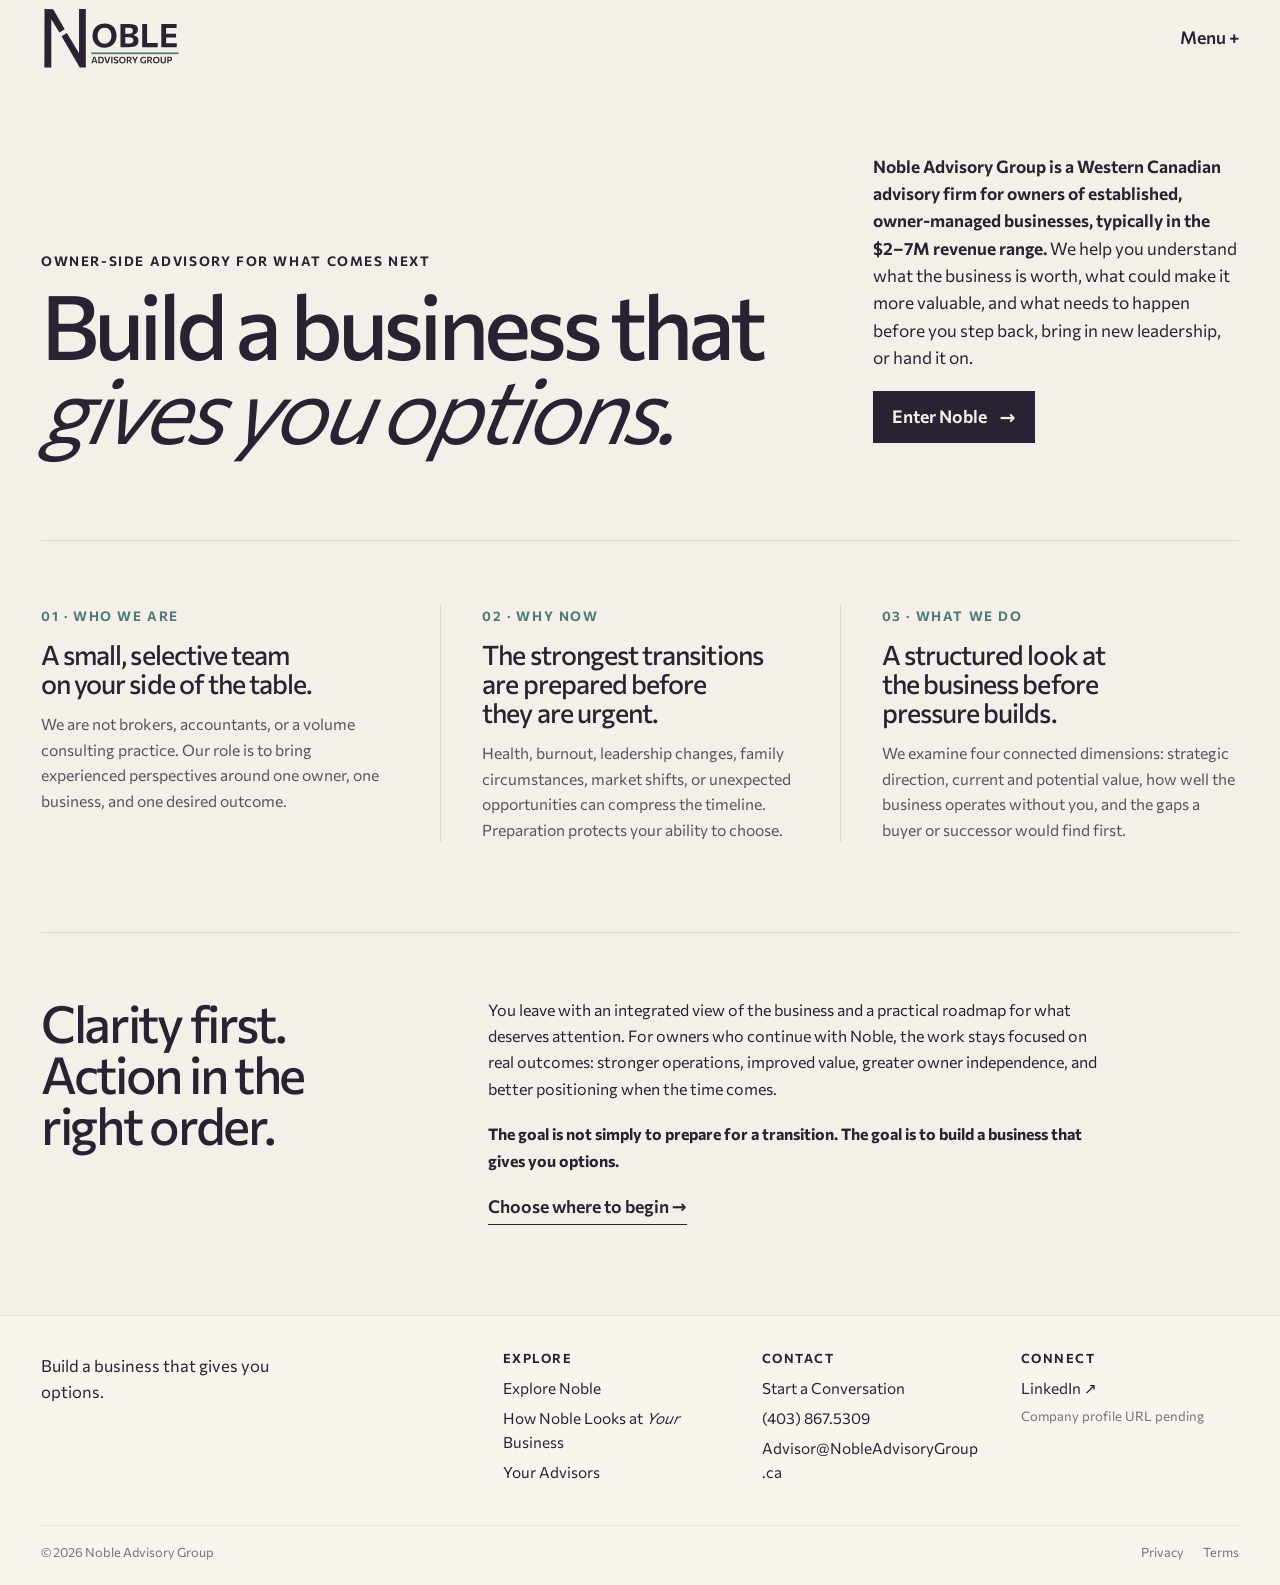
<file: index.html>
<!doctype html>
<html lang="en">
<head>
<meta charset="utf-8">
<meta name="viewport" content="width=device-width, initial-scale=1">
<meta name="description" content="Noble Advisory Group is a Western Canadian owner-side advisory firm helping established business owners prepare earlier, strengthen value, and create options for what comes next.">
<title>Noble Advisory Group | Build a Business That Gives You Options</title>
<link rel="preconnect" href="https://fonts.googleapis.com">
<link rel="preconnect" href="https://fonts.gstatic.com" crossorigin>
<link href="https://fonts.googleapis.com/css2?family=Commissioner:ital,wght@0,300..800;1,300..800&display=swap" rel="stylesheet">
<link rel="stylesheet" href="assets/css/tokens.css">
<link rel="stylesheet" href="assets/css/base.css">
<link rel="stylesheet" href="assets/css/components.css">
<link rel="stylesheet" href="assets/css/footer.css">
<link rel="stylesheet" href="assets/css/foyer.css">
<script src="assets/js/site.js" defer></script>
</head>
<body class="foyer-page">
<a class="skip-link" href="#foyer-main">Skip to Noble overview</a>
<header class="site-header site-header--entry">
  <a class="site-header__brand" href="index.html" aria-label="Noble Advisory Group overview"><img src="assets/brand/noble-logo-primary.svg" alt="Noble Advisory Group"></a>
  <button class="site-header__menu" type="button" data-menu-open aria-controls="foyer-menu" aria-expanded="false">Menu +</button>
</header>

<div class="menu-drawer" id="foyer-menu" data-menu aria-hidden="true" role="dialog" aria-modal="true" aria-labelledby="foyer-menu-title">
  <button class="menu-drawer__scrim" type="button" data-menu-close aria-label="Close menu"></button>
  <div class="menu-drawer__panel">
    <header class="menu-drawer__header"><span id="foyer-menu-title">Noble</span><button type="button" data-menu-close>Close</button></header>
    <nav class="menu-drawer__links" aria-label="Noble destinations">
      <a href="start/index.html"><span>Choose Where to Begin</span><span>→</span></a>
      <a href="explore/index.html#noble"><span>Explore Noble</span><span>→</span></a>
      <a href="advisors/index.html"><span>Your Advisors</span><span>→</span></a>
      <a href="contact/index.html"><span>Start a Conversation</span><span>→</span></a>
    </nav>
    <div class="menu-drawer__utility"><span>Owner-side advisory · Western Canada</span><a href="https://www.linkedin.com/" target="_blank" rel="noopener noreferrer">LinkedIn ↗</a></div>
  </div>
</div>

<main class="foyer-main" id="foyer-main">
  <!--COMMENT: §§§ SECTION 1: FOYER / POSITIONING §§§-->
  <section class="foyer" aria-labelledby="foyer-title">
    <div class="foyer__opening">
      <header class="foyer__statement">
        <p class="eyebrow">Owner-side advisory for what comes next</p>
        <h1 id="foyer-title">Build a business that <em>gives you options.</em></h1>
      </header>
      <div class="foyer__orientation">
        <p><strong>Noble Advisory Group is a Western Canadian advisory firm for owners of established, owner-managed businesses, typically in the $2–7M revenue range.</strong> We help you understand what the business is worth, what could make it more valuable, and what needs to happen before you step back, bring in new leadership, or hand it on.</p>
        <a class="foyer__entry" href="start/index.html">Enter Noble <span aria-hidden="true">→</span></a>
      </div>
    </div>

    <!--COMMENT: §§§ SECTION 2: FOYER / CONTEXT §§§-->
    <div class="foyer__sequence" aria-label="What distinguishes Noble">
      <article class="foyer__idea">
        <span class="foyer__idea-index">01 · Who we are</span>
        <h2>A small, selective team on your side of the table.</h2>
        <p>We are not brokers, accountants, or a volume consulting practice. Our role is to bring experienced perspectives around one owner, one business, and one desired outcome.</p>
      </article>
      <article class="foyer__idea">
        <span class="foyer__idea-index">02 · Why now</span>
        <h2>The strongest transitions are prepared before they are urgent.</h2>
        <p>Health, burnout, leadership changes, family circumstances, market shifts, or unexpected opportunities can compress the timeline. Preparation protects your ability to choose.</p>
      </article>
      <article class="foyer__idea">
        <span class="foyer__idea-index">03 · What we do</span>
        <h2>A structured look at the business before pressure builds.</h2>
        <p>We examine four connected dimensions: strategic direction, current and potential value, how well the business operates without you, and the gaps a buyer or successor would find first.</p>
      </article>
    </div>

    <!--COMMENT: §§§ SECTION 3: FOYER / OUTCOME §§§-->
    <div class="foyer__outcome">
      <h2>Clarity first. Action in the right order.</h2>
      <div class="foyer__outcome-copy">
        <p>You leave with an integrated view of the business and a practical roadmap for what deserves attention. For owners who continue with Noble, the work stays focused on real outcomes: stronger operations, improved value, greater owner independence, and better positioning when the time comes.</p>
        <p><strong>The goal is not simply to prepare for a transition. The goal is to build a business that gives you options.</strong></p>
        <a class="text-action" href="start/index.html">Choose where to begin →</a>
      </div>
    </div>
  </section>
</main>

<!--COMMENT: §§§ SHARED COMPONENT: COMPACT FIRM FOOTER §§§-->
<footer class="firm-footer" data-firm-footer>
  <div class="firm-footer__inner">
    <section class="firm-footer__identity" aria-label="Noble Advisory Group">
      <p>Build a business that gives you options.</p>
    </section>
    <nav class="firm-footer__group" aria-label="Explore Noble">
      <h2>Explore</h2>
      <a href="explore/index.html#noble">Explore Noble</a>
      <a href="explore/index.html#business-view">How Noble Looks at <em>Your</em> Business</a>
      <a href="advisors/index.html">Your Advisors</a>
    </nav>
    <section class="firm-footer__group">
      <h2>Contact</h2>
      <a href="contact/index.html">Start a Conversation</a>
      <a href="tel:+14038675309">(403) 867.5309</a>
      <a href="mailto:Advisor@NobleAdvisoryGroup.ca">Advisor@NobleAdvisoryGroup.ca</a>
    </section>
    <section class="firm-footer__group">
      <h2>Connect</h2>
      <a href="https://www.linkedin.com/" target="_blank" rel="noopener noreferrer">LinkedIn ↗</a>
      <span>Company profile URL pending</span>
    </section>
    <div class="firm-footer__legal">
      <p>© 2026 Noble Advisory Group</p>
      <div><a href="privacy/index.html">Privacy</a><a href="terms/index.html">Terms</a></div>
    </div>
  </div>
</footer>
</body>
</html>
</file>
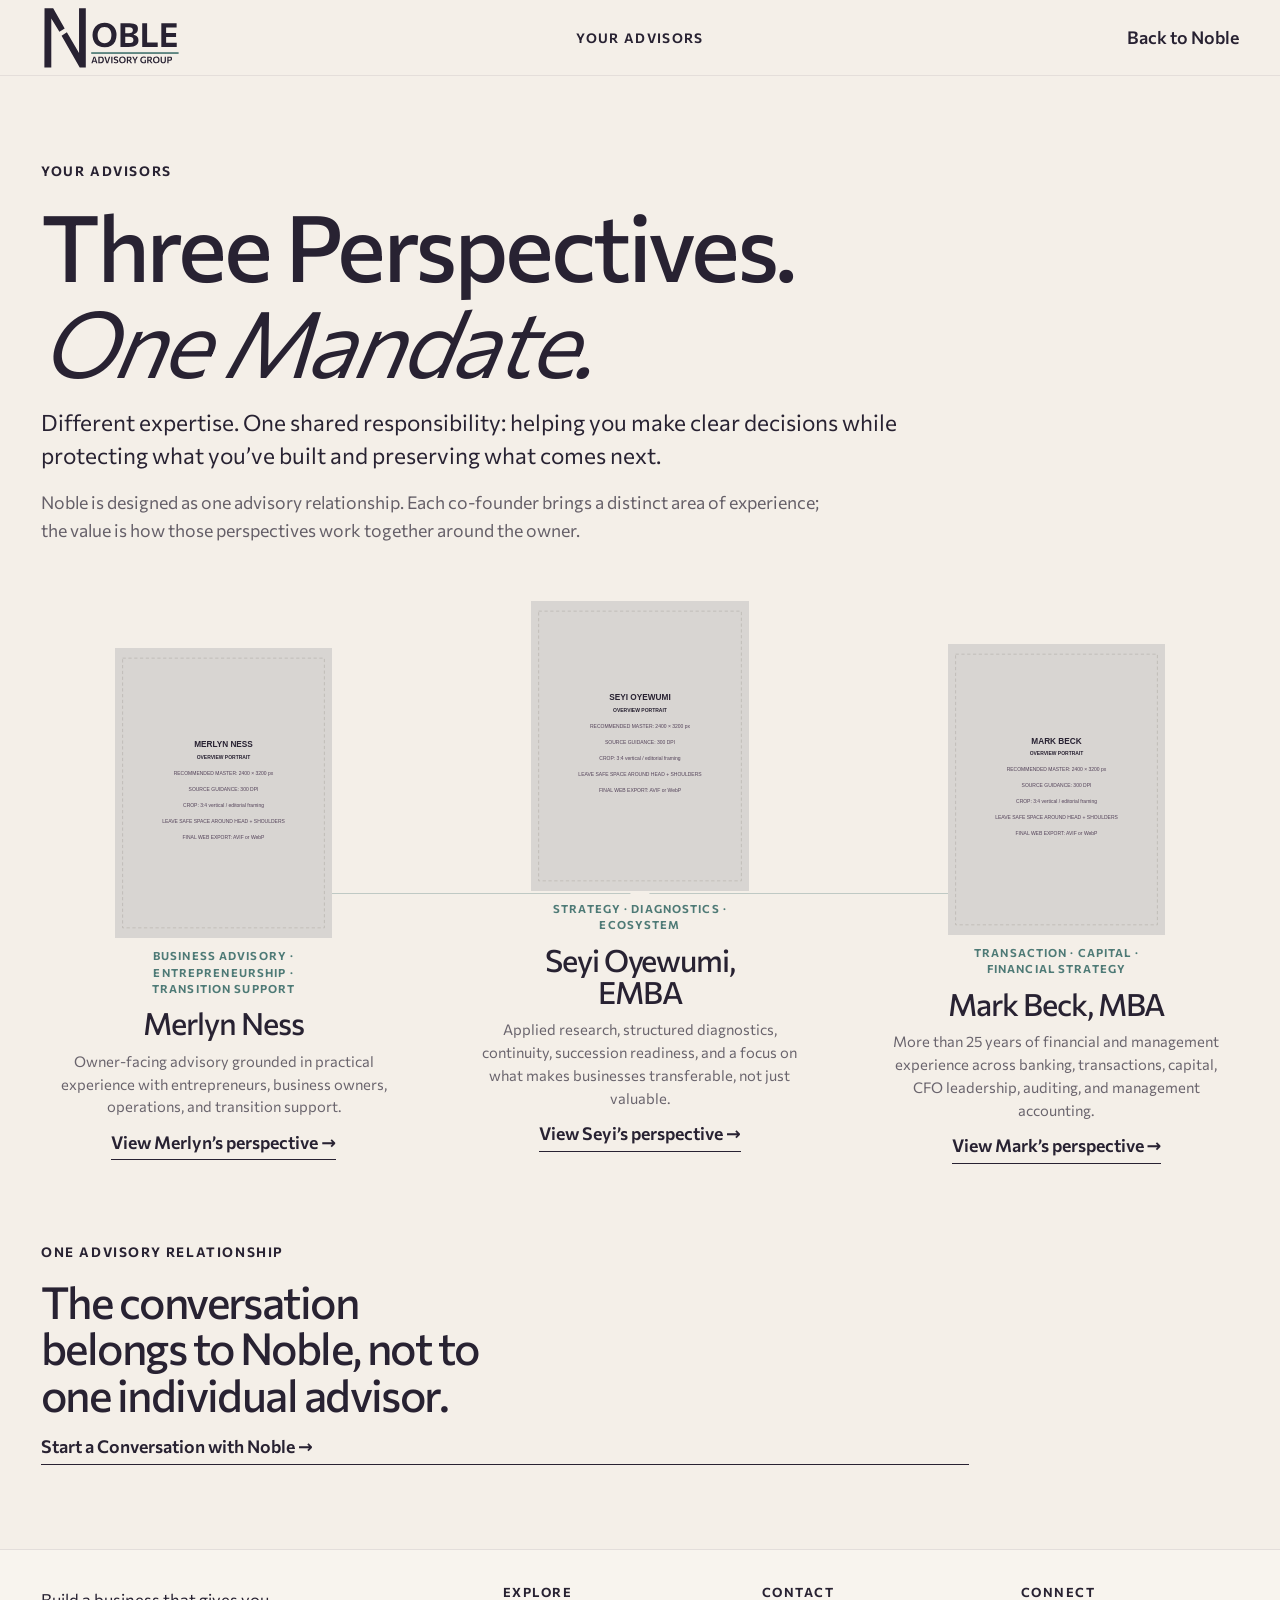
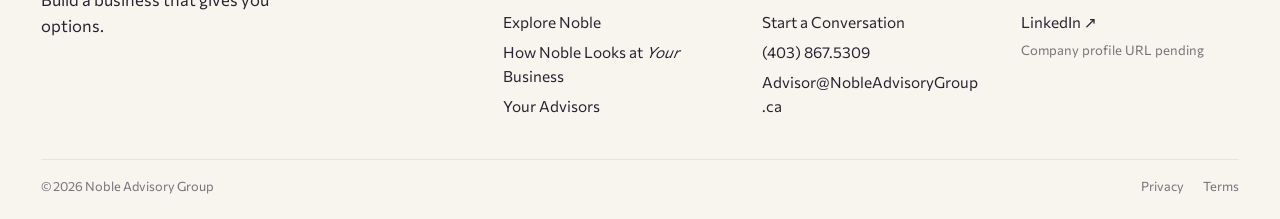
<file: advisors/index.html>
<!doctype html>
<html lang="en">
<head>
<meta charset="utf-8">
<meta name="viewport" content="width=device-width, initial-scale=1">
<meta name="description" content="Meet Merlyn Ness, Seyi Oyewumi, and Mark Beck — the three co-founders and advisors behind Noble Advisory Group.">
<title>Your Advisors | Noble Advisory Group</title>
<link rel="preconnect" href="https://fonts.googleapis.com">
<link rel="preconnect" href="https://fonts.gstatic.com" crossorigin>
<link href="https://fonts.googleapis.com/css2?family=Commissioner:ital,wght@0,300..800;1,300..800&display=swap" rel="stylesheet">
<link rel="stylesheet" href="../assets/css/tokens.css">
<link rel="stylesheet" href="../assets/css/base.css">
<link rel="stylesheet" href="../assets/css/components.css">
<link rel="stylesheet" href="../assets/css/footer.css">
<link rel="stylesheet" href="../assets/css/advisors.css">
<script src="../assets/js/site.js" defer></script>
</head>
<body class="advisors-page">
<a class="skip-link" href="#advisors-main">Skip to advisors</a>

<!--COMMENT: §§§ SECTION 1: SITE HEADER §§§-->
<header class="site-header">
  <a class="site-header__brand" href="../index.html">
    <img src="../assets/brand/noble-logo-primary.svg" alt="Noble Advisory Group">
  </a>
  <div class="site-header__context">Your Advisors</div>
  <a class="site-header__quiet-link" href="../index.html">Back to Noble</a>
</header>

<!--COMMENT: §§§ SECTION 2: ADVISOR RELATIONSHIP OVERVIEW §§§-->
<main class="advisors-main" id="advisors-main">
  <section class="advisors-intro">
    <p class="eyebrow">Your Advisors</p>
    <h1>Three Perspectives. <em>One Mandate.</em></h1>
    <p class="intro">Different expertise. One shared responsibility: helping you make clear decisions while protecting what you’ve built and preserving what comes next.</p>
    <p class="advisors-intro__note">Noble is designed as one advisory relationship. Each co-founder brings a distinct area of experience; the value is how those perspectives work together around the owner.</p>
  </section>

  <!--COMMENT: §§§ SECTION 3: THREE ADVISOR PERSPECTIVES §§§-->
  <section class="advisor-system" aria-label="Noble co-founders and advisors">
    <a class="advisor-node advisor-node--one" href="merlyn-ness/index.html">
      <span class="advisor-node__portrait">
        <img src="../assets/images/advisors/merlyn-ness-overview.svg" alt="Merlyn Ness portrait placeholder">
      </span>
      <span class="advisor-node__lens">Business Advisory · Entrepreneurship · Transition Support</span>
      <h2>Merlyn Ness</h2>
      <p>Owner-facing advisory grounded in practical experience with entrepreneurs, business owners, operations, and transition support.</p>
      <span class="text-action">View Merlyn’s perspective →</span>
    </a>

    <a class="advisor-node advisor-node--two" href="seyi-oyewumi/index.html">
      <span class="advisor-node__portrait">
        <img src="../assets/images/advisors/seyi-oyewumi-overview.svg" alt="Seyi Oyewumi portrait placeholder">
      </span>
      <span class="advisor-node__lens">Strategy · Diagnostics · Ecosystem</span>
      <h2>Seyi Oyewumi, EMBA</h2>
      <p>Applied research, structured diagnostics, continuity, succession readiness, and a focus on what makes businesses transferable, not just valuable.</p>
      <span class="text-action">View Seyi’s perspective →</span>
    </a>

    <a class="advisor-node advisor-node--three" href="mark-beck/index.html">
      <span class="advisor-node__portrait">
        <img src="../assets/images/advisors/mark-beck-overview.svg" alt="Mark Beck portrait placeholder">
      </span>
      <span class="advisor-node__lens">Transaction · Capital · Financial Strategy</span>
      <h2>Mark Beck, MBA</h2>
      <p>More than 25 years of financial and management experience across banking, transactions, capital, CFO leadership, auditing, and management accounting.</p>
      <span class="text-action">View Mark’s perspective →</span>
    </a>

    <div class="advisor-system__connection" aria-hidden="true">
      <span></span>
      <span></span>
      <span></span>
    </div>
  </section>

  <!--COMMENT: §§§ SECTION 4: TEAM-LEVEL INVITATION §§§-->
  <section class="team-invitation">
    <p class="eyebrow">One advisory relationship</p>
    <h2>The conversation belongs to Noble, not to one individual advisor.</h2>
    <a class="text-action" href="../contact/index.html">Start a Conversation with Noble →</a>
  </section>
</main>

<!--COMMENT: §§§ SHARED COMPONENT: COMPACT FIRM FOOTER §§§-->
<footer class="firm-footer" data-firm-footer>
  <div class="firm-footer__inner">
    <section class="firm-footer__identity" aria-label="Noble Advisory Group">
      <p>Build a business that gives you options.</p>
    </section>
    <nav class="firm-footer__group" aria-label="Explore Noble">
      <h2>Explore</h2>
      <a href="../explore/index.html#noble">Explore Noble</a>
      <a href="../explore/index.html#business-view">How Noble Looks at <em>Your</em> Business</a>
      <a href="../advisors/index.html">Your Advisors</a>
    </nav>
    <section class="firm-footer__group">
      <h2>Contact</h2>
      <a href="../contact/index.html">Start a Conversation</a>
      <a href="tel:+14038675309">(403) 867.5309</a>
      <a href="mailto:Advisor@NobleAdvisoryGroup.ca">Advisor@NobleAdvisoryGroup.ca</a>
    </section>
    <section class="firm-footer__group">
      <h2>Connect</h2>
      <a href="https://www.linkedin.com/" target="_blank" rel="noopener noreferrer">LinkedIn ↗</a>
      <span>Company profile URL pending</span>
    </section>
    <div class="firm-footer__legal">
      <p>© 2026 Noble Advisory Group</p>
      <div><a href="../privacy/index.html">Privacy</a><a href="../terms/index.html">Terms</a></div>
    </div>
  </div>
</footer>
</body>
</html>
</file>
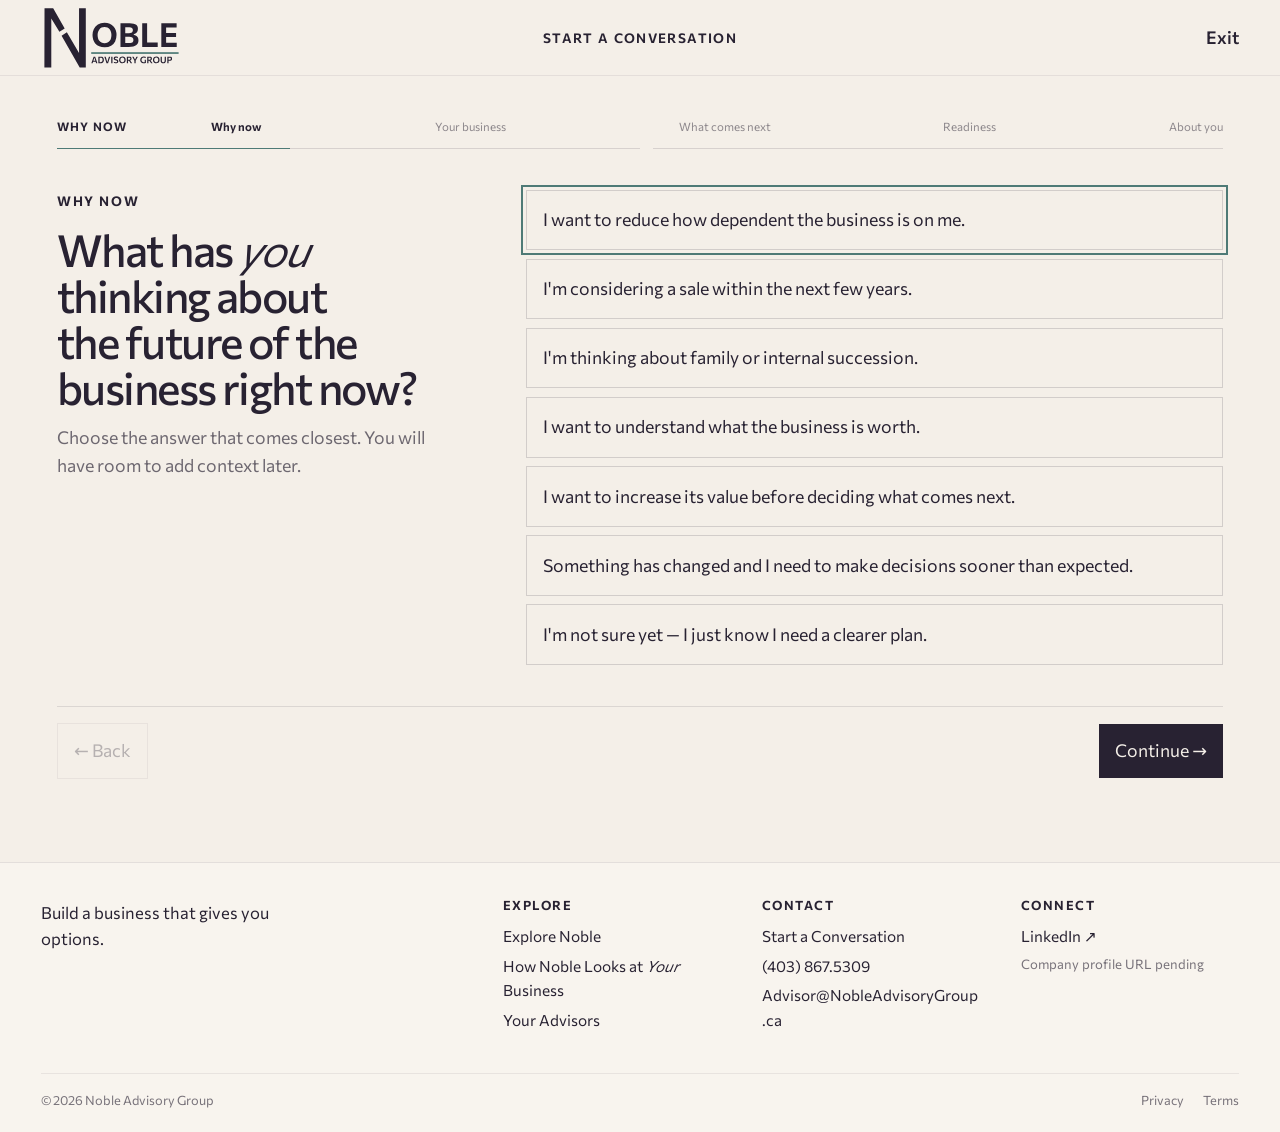
<file: contact/index.html>
<!doctype html>
<html lang="en">
<head>
<meta charset="utf-8">
<meta name="viewport" content="width=device-width, initial-scale=1">
<meta name="description" content="Structured engagement intake for business owners considering working with Noble Advisory Group.">
<title>Start a Conversation | Noble Advisory Group</title>
<link rel="preconnect" href="https://fonts.googleapis.com">
<link rel="preconnect" href="https://fonts.gstatic.com" crossorigin>
<link href="https://fonts.googleapis.com/css2?family=Commissioner:ital,wght@0,300..800;1,300..800&display=swap" rel="stylesheet">
<link rel="stylesheet" href="../assets/css/tokens.css">
<link rel="stylesheet" href="../assets/css/base.css">
<link rel="stylesheet" href="../assets/css/components.css">
<link rel="stylesheet" href="../assets/css/footer.css">
<link rel="stylesheet" href="../assets/css/intake.css">
<script src="../assets/js/intake.js" defer></script>
</head>
<body class="intake-page">
<a class="skip-link" href="#engagement-intake">Skip to engagement intake</a>
<header class="site-header"><a class="site-header__brand" href="../index.html"><img src="../assets/brand/noble-logo-primary.svg" alt="Noble Advisory Group"></a><div class="site-header__context">Start a Conversation</div><a class="site-header__quiet-link" href="../index.html">Exit</a></header>
<main class="intake-main">
<!--COMMENT: §§§ SECTION 2: INTAKE INTRODUCTION §§§-->
<!--COMMENT: §§§ SECTION 3: INTAKE PROGRESS §§§-->
<div aria-live="polite" class="intake-progress intake-progress--conversation"><div class="intake-progress__conversation-label" data-intake-label="">Why now</div><div aria-label="Conversation progress" class="intake-progress__phases"><span data-phase="0">Why now</span><span data-phase="1">Your business</span><span data-phase="2">What comes next</span><span data-phase="3">Readiness</span><span data-phase="4">About you</span></div><div aria-hidden="true" class="intake-progress__track"><div class="intake-progress__fill"></div><div class="intake-progress__break"></div></div><span class="visually-hidden" data-intake-count="">Conversation progress</span></div>
<!--COMMENT: §§§ SECTION 4: STRUCTURED ENGAGEMENT INTAKE §§§-->
<form class="engagement-intake" id="engagement-intake" novalidate="">
<!--COMMENT: [STAGE 01 — TRIGGER]-->
<section class="intake-stage is-active" data-intake-stage="0" data-stage-label="Why Now">
<div class="intake-stage__question">
<p class="eyebrow">Why Now</p>
<h2>What has <em class="visitor-emphasis">you</em> thinking about the future of the business right now?</h2>
<p>Choose the answer that comes closest. You will have room to add context later.</p>
</div>
<div class="intake-stage__answers">
<div class="choice-list" data-required-group="trigger_reason">
<div class="choice-option"><input id="trigger-dependence" name="trigger_reason" required="" type="radio" value="I want to reduce how dependent the business is on me."/><label for="trigger-dependence">I want to reduce how dependent the business is on me.</label></div>
<div class="choice-option"><input id="trigger-sale" name="trigger_reason" type="radio" value="I'm considering a sale within the next few years."/><label for="trigger-sale">I'm considering a sale within the next few years.</label></div>
<div class="choice-option"><input id="trigger-succession" name="trigger_reason" type="radio" value="I'm thinking about family or internal succession."/><label for="trigger-succession">I'm thinking about family or internal succession.</label></div>
<div class="choice-option"><input id="trigger-value" name="trigger_reason" type="radio" value="I want to understand what the business is worth."/><label for="trigger-value">I want to understand what the business is worth.</label></div>
<div class="choice-option"><input id="trigger-improve-value" name="trigger_reason" type="radio" value="I want to increase its value before deciding what comes next."/><label for="trigger-improve-value">I want to increase its value before deciding what comes next.</label></div>
<div class="choice-option"><input data-trigger-change="" id="trigger-changed" name="trigger_reason" type="radio" value="Something has changed and I need to make decisions sooner than expected."/><label for="trigger-changed">Something has changed and I need to make decisions sooner than expected.</label></div>
<div class="choice-option"><input id="trigger-unsure" name="trigger_reason" type="radio" value="I'm not sure yet — I just know I need a clearer plan."/><label for="trigger-unsure">I'm not sure yet — I just know I need a clearer plan.</label></div>
</div>
</div>
</section>
<!--COMMENT: [STAGE 02 — BUSINESS CONTEXT]-->
<section class="intake-stage" data-intake-stage="1" data-stage-label="Business Context" hidden="">
<div class="intake-stage__question">
<p class="eyebrow">Business Context</p>
<h2>Give us a useful picture of the business.</h2>
<p>Ranges are intentional. We do not need sensitive financial detail to understand whether a conversation makes sense.</p>
</div>
<div class="intake-stage__answers">
<div class="intake-field-group">
<label for="industry">Industry</label>
<input autocomplete="organization-title" class="intake-field" id="industry" name="industry" required="" type="text"/>
</div>
<div class="intake-field-group intake-field-group--two-column">
<div class="intake-field-group">
<label for="location">Primary business location</label>
<select class="intake-select" id="location" name="location" required="">
<option value="">Select location</option>
<option>Alberta</option>
<option>British Columbia</option>
<option>Saskatchewan</option>
<option>Manitoba</option>
<option>Other</option>
</select>
</div>
<div class="intake-field-group">
<label for="revenue_range">Approximate annual revenue</label>
<select class="intake-select" id="revenue_range" name="revenue_range" required="">
<option value="">Select range</option>
<option>Under $2M</option>
<option>$2M–$3M</option>
<option>$3M–$5M</option>
<option>$5M–$7M</option>
<option>$7M–$10M</option>
<option>More than $10M</option>
<option>Prefer not to say yet</option>
</select>
</div>
</div>
<div class="intake-field-group intake-field-group--two-column">
<div class="intake-field-group">
<label for="employee_range">Employees</label>
<select class="intake-select" id="employee_range" name="employee_range" required="">
<option value="">Select range</option>
<option>1–10</option>
<option>11–25</option>
<option>26–50</option>
<option>51–100</option>
<option>101–250</option>
<option>More than 250</option>
</select>
</div>
<div class="intake-field-group">
<label for="owner_count">Number of owners</label>
<select class="intake-select" id="owner_count" name="owner_count" required="">
<option value="">Select</option>
<option>1</option>
<option>2</option>
<option>3</option>
<option>4+</option>
</select>
</div>
</div>
<div class="intake-field-group intake-field-group--two-column">
<div class="intake-field-group">
<label for="years_operating">Years in operation</label>
<select class="intake-select" id="years_operating" name="years_operating" required="">
<option value="">Select range</option>
<option>Under 5 years</option>
<option>5–10 years</option>
<option>11–20 years</option>
<option>21–30 years</option>
<option>More than 30 years</option>
</select>
</div>
<div class="intake-field-group">
<label for="ownership_role">Your ownership role</label>
<select class="intake-select" id="ownership_role" name="ownership_role" required="">
<option value="">Select role</option>
<option>Founder / sole owner</option>
<option>Founder / co-owner</option>
<option>Second-generation owner</option>
<option>Partner / shareholder</option>
<option>Other ownership role</option>
</select>
</div>
</div>
</div>
</section>
<!--COMMENT: [STAGE 03 — DIRECTION]-->
<section class="intake-stage" data-intake-stage="2" data-stage-label="Direction" hidden="">
<div class="intake-stage__question">
<p class="eyebrow">Direction</p>
<h2>Which statement best describes the next 3–5 years?</h2>
<p>This is not a commitment. It tells us which possibilities are currently on the table.</p>
</div>
<div class="intake-stage__answers">
<div class="choice-list" data-required-group="transition_direction">
<div class="choice-option"><input id="direction-grow" name="transition_direction" required="" type="radio" value="Continue growing under my ownership"/><label for="direction-grow">Continue growing under my ownership</label></div>
<div class="choice-option"><input id="direction-leadership" name="transition_direction" type="radio" value="Bring in new leadership"/><label for="direction-leadership">Bring in new leadership</label></div>
<div class="choice-option"><input id="direction-family" name="transition_direction" type="radio" value="Transfer to family"/><label for="direction-family">Transfer to family</label></div>
<div class="choice-option"><input id="direction-management" name="transition_direction" type="radio" value="Transition to employees or management"/><label for="direction-management">Transition to employees or management</label></div>
<div class="choice-option"><input data-sale-direction="" id="direction-sale" name="transition_direction" type="radio" value="Sell to a third party"/><label for="direction-sale">Sell to a third party</label></div>
<div class="choice-option"><input id="direction-options" name="transition_direction" type="radio" value="Explore several possibilities"/><label for="direction-options">Explore several possibilities</label></div>
<div class="choice-option"><input id="direction-unknown" name="transition_direction" type="radio" value="I genuinely don't know yet"/><label for="direction-unknown">I genuinely don't know yet</label></div>
</div>
</div>
</section>
<!--COMMENT: [STAGE 04 — VALUE]-->
<section class="intake-stage" data-intake-stage="3" data-stage-label="Value" hidden="">
<div class="intake-stage__question">
<p class="eyebrow">Value</p>
<h2>How clear is the financial picture today?</h2>
<p>We are identifying what is known and unknown — not performing a valuation through the website.</p>
</div>
<div class="intake-stage__answers">
<div class="intake-field-group">
<span class="field-label">How confident are you that you know what the business is worth today?</span>
<div class="choice-list" data-required-group="value_confidence">
<div class="choice-option"><input id="value-high" name="value_confidence" required="" type="radio" value="Very confident"/><label for="value-high">Very confident — we have a current, credible view.</label></div>
<div class="choice-option"><input id="value-medium" name="value_confidence" type="radio" value="Somewhat confident"/><label for="value-medium">Somewhat confident — I have a reasonable estimate.</label></div>
<div class="choice-option"><input id="value-low" name="value_confidence" type="radio" value="Limited confidence"/><label for="value-low">Limited confidence — I have a number in mind, but not much behind it.</label></div>
<div class="choice-option"><input id="value-none" name="value_confidence" type="radio" value="No current view"/><label for="value-none">No current view — I do not know what it would be worth.</label></div>
</div>
</div>
<div class="intake-field-group">
<label for="valuation_status">Has the business had an independent valuation or transaction-readiness review?</label>
<select class="intake-select" id="valuation_status" name="valuation_status" required="">
<option value="">Select</option>
<option>Yes — within the last 12 months</option>
<option>Yes — more than 12 months ago</option>
<option>No</option>
<option>I'm not sure what would qualify</option>
</select>
</div>
<div class="intake-field-group intake-field-group--two-column">
<div class="intake-field-group">
<label for="earnings_trend">Recent earnings trend</label>
<select class="intake-select" id="earnings_trend" name="earnings_trend" required="">
<option value="">Select</option>
<option>Growing consistently</option>
<option>Generally stable</option>
<option>Variable year to year</option>
<option>Declining recently</option>
<option>Prefer to discuss directly</option>
</select>
</div>
<div class="intake-field-group">
<label for="customer_concentration">Customer concentration</label>
<select class="intake-select" id="customer_concentration" name="customer_concentration" required="">
<option value="">Select</option>
<option>No single customer is materially dominant</option>
<option>One or two customers represent a material share</option>
<option>Customer concentration is a significant concern</option>
<option>I'm not sure</option>
</select>
</div>
</div>
</div>
</section>
<!--COMMENT: [STAGE 05 — OWNER INDEPENDENCE]-->
<section class="intake-stage" data-intake-stage="4" data-stage-label="Owner Independence" hidden="">
<div class="intake-stage__question">
<p class="eyebrow">Owner Independence</p>
<h2>If <em class="visitor-emphasis">you stepped away for 90 days</em>, what would happen?</h2>
<p>This is one of the clearest signals of transition readiness and where preparation may create value.</p>
</div>
<div class="intake-stage__answers">
<div class="choice-list" data-required-group="owner_independence">
<div class="choice-option"><input id="independence-normal" name="owner_independence" required="" type="radio" value="The business would operate normally."/><label for="independence-normal">The business would operate normally.</label></div>
<div class="choice-option"><input id="independence-decisions" name="owner_independence" type="radio" value="Leadership could run it, but I would still be needed for important decisions."/><label for="independence-decisions">Leadership could run it, but I would still be needed for important decisions.</label></div>
<div class="choice-option"><input id="independence-struggle" name="owner_independence" type="radio" value="Several areas would struggle without me."/><label for="independence-struggle">Several areas would struggle without me.</label></div>
<div class="choice-option"><input id="independence-heavy" name="owner_independence" type="radio" value="The business is heavily dependent on my involvement."/><label for="independence-heavy">The business is heavily dependent on my involvement.</label></div>
<div class="choice-option"><input id="independence-unsure" name="owner_independence" type="radio" value="I'm not sure."/><label for="independence-unsure">I'm not sure.</label></div>
</div>
<div class="intake-field-group">
<span class="field-label">Which areas still depend heavily on you?</span>
<p class="field-hint">Select all that apply.</p>
<div class="choice-list" data-required-group="dependency_areas">
<div class="choice-option"><input id="dependency-sales" name="dependency_areas" type="checkbox" value="Sales"/><label for="dependency-sales">Sales</label></div>
<div class="choice-option"><input id="dependency-customers" name="dependency_areas" type="checkbox" value="Customer relationships"/><label for="dependency-customers">Customer relationships</label></div>
<div class="choice-option"><input id="dependency-operations" name="dependency_areas" type="checkbox" value="Operations"/><label for="dependency-operations">Operations</label></div>
<div class="choice-option"><input id="dependency-leadership" name="dependency_areas" type="checkbox" value="Leadership"/><label for="dependency-leadership">Leadership</label></div>
<div class="choice-option"><input id="dependency-finance" name="dependency_areas" type="checkbox" value="Financial decisions"/><label for="dependency-finance">Financial decisions</label></div>
<div class="choice-option"><input id="dependency-suppliers" name="dependency_areas" type="checkbox" value="Supplier relationships"/><label for="dependency-suppliers">Supplier relationships</label></div>
<div class="choice-option"><input id="dependency-technical" name="dependency_areas" type="checkbox" value="Technical knowledge"/><label for="dependency-technical">Technical knowledge</label></div>
<div class="choice-option"><input id="dependency-strategy" name="dependency_areas" type="checkbox" value="Strategy"/><label for="dependency-strategy">Strategy</label></div>
<div class="choice-option"><input id="dependency-none" name="dependency_areas" type="checkbox" value="None of these"/><label for="dependency-none">None of these</label></div>
</div>
</div>
</div>
</section>
<!--COMMENT: [STAGE 06 — TRANSITION]-->
<section class="intake-stage" data-intake-stage="5" data-stage-label="Transition" hidden="">
<div class="intake-stage__question">
<p class="eyebrow">Transition</p>
<h2>What does the timing — and the outcome — look like <em class="visitor-emphasis">from where you sit today?</em></h2>
<p>The timeline gives us the clock. What you want to protect tells us what the clock is for.</p>
</div>
<div class="intake-stage__answers">
<div class="intake-field-group">
<span class="field-label">When do you believe you may want a significant ownership or leadership change?</span>
<div class="choice-list" data-required-group="transition_timeline">
<div class="choice-option"><input data-near-term="" id="timeline-3" name="transition_timeline" required="" type="radio" value="Within 3 months"/><label for="timeline-3">Within 3 months</label></div>
<div class="choice-option"><input data-near-term="" id="timeline-6" name="transition_timeline" type="radio" value="3–6 months"/><label for="timeline-6">3–6 months</label></div>
<div class="choice-option"><input data-near-term="" id="timeline-12" name="transition_timeline" type="radio" value="6–12 months"/><label for="timeline-12">6–12 months</label></div>
<div class="choice-option"><input id="timeline-2y" name="transition_timeline" type="radio" value="1–2 years"/><label for="timeline-2y">1–2 years</label></div>
<div class="choice-option"><input id="timeline-5y" name="transition_timeline" type="radio" value="3–5 years"/><label for="timeline-5y">3–5 years</label></div>
<div class="choice-option"><input id="timeline-5plus" name="transition_timeline" type="radio" value="More than 5 years"/><label for="timeline-5plus">More than 5 years</label></div>
<div class="choice-option"><input id="timeline-none" name="transition_timeline" type="radio" value="No defined timeline yet"/><label for="timeline-none">No defined timeline yet</label></div>
</div>
</div>
<div class="intake-field-group">
<span class="field-label">What would a successful transition need to protect?</span>
<p class="field-hint">Select everything that matters.</p>
<div class="choice-list" data-required-group="transition_priorities">
<div class="choice-option"><input id="protect-value" name="transition_priorities" type="checkbox" value="Financial value"/><label for="protect-value">Financial value</label></div>
<div class="choice-option"><input id="protect-employees" name="transition_priorities" type="checkbox" value="Employees"/><label for="protect-employees">Employees</label></div>
<div class="choice-option"><input id="protect-family" name="transition_priorities" type="checkbox" value="Family legacy"/><label for="protect-family">Family legacy</label></div>
<div class="choice-option"><input id="protect-culture" name="transition_priorities" type="checkbox" value="Company culture"/><label for="protect-culture">Company culture</label></div>
<div class="choice-option"><input id="protect-customers" name="transition_priorities" type="checkbox" value="Customers"/><label for="protect-customers">Customers</label></div>
<div class="choice-option"><input id="protect-community" name="transition_priorities" type="checkbox" value="Community presence"/><label for="protect-community">Community presence</label></div>
<div class="choice-option"><input id="protect-role" name="transition_priorities" type="checkbox" value="My future role"/><label for="protect-role">My future role</label></div>
<div class="choice-option"><input id="protect-flexibility" name="transition_priorities" type="checkbox" value="Flexibility"/><label for="protect-flexibility">Flexibility</label></div>
<div class="choice-option"><input id="protect-unsure" name="transition_priorities" type="checkbox" value="I'm still working this out"/><label for="protect-unsure">I'm still working this out</label></div>
</div>
</div>
<div class="conditional-panel" data-near-term-panel="">
<h3 class="conditional-panel__title">A few near-term readiness questions</h3>
<p class="field-hint">These appear when the timing or intended pathway suggests that a transaction may be closer.</p><div class="intake-field-group intake-field-group--first-response">
<div class="intake-first-response__introduction">
<p class="intake-first-response__signal">In your own words</p>
<label for="near_term_trigger">What is driving the near-term timing?</label>
<p>This is your first opportunity to tell the Noble team what is happening in your own words.</p>
</div>
<div class="intake-writing-field intake-writing-field--near-term">
<textarea aria-describedby="near_term_trigger_cue" class="intake-textarea intake-textarea--near-term" id="near_term_trigger" name="near_term_trigger" placeholder="Tell us what is happening and why the timing feels important now. You might mention a recent change, an opportunity, a concern, or a decision that is becoming harder to postpone." rows="8"></textarea>
<div class="intake-writing-field__cue" id="near_term_trigger_cue">
<span>Noble is listening.</span>
<span>A few sentences is enough. Share only what you are comfortable sharing.</span>
</div>
</div>
</div>
<div class="intake-field-group intake-field-group--two-column">
<div class="intake-field-group">
<label for="buyer_discussions">Are there active buyer or investor discussions?</label>
<select class="intake-select" id="buyer_discussions" name="buyer_discussions">
<option value="">Select</option>
<option>Yes</option>
<option>No</option>
<option>Informal interest only</option>
</select>
</div>
<div class="intake-field-group">
<label for="ma_advisor">Is an M&amp;A advisor already involved?</label>
<select class="intake-select" id="ma_advisor" name="ma_advisor">
<option value="">Select</option>
<option>Yes</option>
<option>No</option>
<option>Considering one</option>
</select>
</div>
</div>
<div class="intake-field-group intake-field-group--professional-team">
<label for="professional_team">Are legal and accounting advisors already engaged on the transition?</label>
<select class="intake-select" id="professional_team" name="professional_team">
<option value="">Select</option>
<option>Both are involved</option>
<option>Accountant only</option>
<option>Lawyer only</option>
<option>Neither yet</option>
</select>
</div>
<!--COMMENT: [OPEN FIRST DIRECT RESPONSE TO NOBLE]-->
</div>
</div>
</section>
<!--COMMENT: [STAGE 07 — DECISION ENVIRONMENT]-->
<section class="intake-stage" data-intake-stage="6" data-stage-label="Decision Environment" hidden="">
<div class="intake-stage__question">
<p class="eyebrow">Decision Environment</p>
<h2>Who else is currently involved in thinking about the transition?</h2>
<p>Ownership transitions rarely involve one person, even when there is one owner.</p>
</div>
<div class="intake-stage__answers">
<div class="choice-list" data-required-group="decision_participants">
<div class="choice-option"><input id="participant-me" name="decision_participants" type="checkbox" value="Just me"/><label for="participant-me">Just me</label></div>
<div class="choice-option"><input id="participant-owners" name="decision_participants" type="checkbox" value="Co-owner(s)"/><label for="participant-owners">Co-owner(s)</label></div>
<div class="choice-option"><input id="participant-family" name="decision_participants" type="checkbox" value="Family"/><label for="participant-family">Family</label></div>
<div class="choice-option"><input id="participant-leadership" name="decision_participants" type="checkbox" value="Leadership team"/><label for="participant-leadership">Leadership team</label></div>
<div class="choice-option"><input id="participant-board" name="decision_participants" type="checkbox" value="Board"/><label for="participant-board">Board</label></div>
<div class="choice-option"><input id="participant-accountant" name="decision_participants" type="checkbox" value="Accountant"/><label for="participant-accountant">Accountant</label></div>
<div class="choice-option"><input id="participant-lawyer" name="decision_participants" type="checkbox" value="Lawyer"/><label for="participant-lawyer">Lawyer</label></div>
<div class="choice-option"><input id="participant-ma" name="decision_participants" type="checkbox" value="M&amp;A advisor"/><label for="participant-ma">M&amp;A advisor</label></div>
<div class="choice-option"><input id="participant-other" name="decision_participants" type="checkbox" value="Other"/><label for="participant-other">Other</label></div>
</div>
<div class="intake-field-group">
<label for="alignment_status">How aligned are the people involved today?</label>
<select class="intake-select" id="alignment_status" name="alignment_status" required="">
<option value="">Select</option>
<option>Generally aligned</option>
<option>Aligned on the goal, not yet on the path</option>
<option>Different views are emerging</option>
<option>We have not discussed it in depth yet</option>
<option>I'm the only person actively thinking about it</option>
</select>
</div>
</div>
</section>
<!--COMMENT: [STAGE 08 — OWNER PRIORITY]-->
<section class="intake-stage" data-intake-stage="7" data-stage-label="Your Priority" hidden="">
<div class="intake-stage__question">
<p class="eyebrow">Your Priority</p>
<h2>What would <em class="visitor-emphasis">you most like to have clarity about</em> after speaking with Noble?</h2>
<p>Take a moment here. This answer helps Noble understand what the first conversation needs to accomplish.</p>
</div>
<div class="intake-stage__answers intake-stage__answers--writing">
<div class="intake-field-group">
<label class="visually-hidden" for="clarity_goal">What would you most like clarity about?</label>
<div class="intake-writing-field intake-writing-field--primary">
<textarea aria-describedby="clarity_goal_cue" class="intake-textarea intake-textarea--primary" id="clarity_goal" name="clarity_goal" placeholder="Tell us what is on your mind. You might describe a decision you are facing, something you are uncertain about, or what you want to understand before deciding what comes next." required="" rows="10"></textarea>
<div class="intake-writing-field__cue" id="clarity_goal_cue">
<span>Use your own words.</span>
<span>There is no need to have everything figured out.</span>
</div>
</div>
</div>
<div class="intake-field-group intake-field-group--additional-context">
<label for="additional_context">Anything else you think would help us understand the situation?</label>
<div class="intake-writing-field intake-writing-field--secondary">
<textarea aria-describedby="additional_context_cue" class="intake-textarea intake-textarea--secondary" id="additional_context" name="additional_context" placeholder="Share any additional context that would help us understand the situation before we reach out." rows="6"></textarea>
<div class="intake-writing-field__cue intake-writing-field__cue--single" id="additional_context_cue">
<span>Optional — include only what feels useful at this stage.</span>
</div>
</div>
</div>
</div>
</section>
<!--COMMENT: [STAGE 09 — CONTACT]-->
<section class="intake-stage" data-intake-stage="8" data-stage-label="Contact" hidden="">
<div class="intake-stage__question">
<p class="eyebrow">Contact</p>
<h2>Now tell us who we are speaking with.</h2>
<p>Your answers stay connected to the situation you described so the first conversation can begin with context.</p>
</div>
<div class="intake-stage__answers">
<div class="intake-field-group intake-field-group--two-column">
<div class="intake-field-group">
<label for="contact_name">Your name</label>
<input autocomplete="name" class="intake-field" id="contact_name" name="contact_name" required="" type="text"/>
</div>
<div class="intake-field-group">
<label for="company_name">Company</label>
<input autocomplete="organization" class="intake-field" id="company_name" name="company_name" required="" type="text"/>
</div>
</div>
<div class="intake-field-group intake-field-group--two-column">
<div class="intake-field-group">
<label for="email">Email</label>
<input autocomplete="email" class="intake-field" id="email" name="email" required="" type="email"/>
</div>
<div class="intake-field-group">
<label for="phone">Phone</label>
<input autocomplete="tel" class="intake-field" id="phone" name="phone" required="" type="tel" inputmode="tel" maxlength="14" pattern="\(\d{3}\) \d{3}\.\d{4}" placeholder="(403) 867.5309" aria-describedby="phone_hint"/>
<p class="field-hint" id="phone_hint">Format: (xxx) xxx.xxxx</p>
</div>
</div>
<div class="intake-field-group intake-field-group--two-column">
<div class="intake-field-group">
<label for="contact_preference">Preferred way to be contacted</label>
<select class="intake-select" id="contact_preference" name="contact_preference" required="">
<option value="">Select</option>
<option>Email</option>
<option>Phone</option>
<option>Either is fine</option>
</select>
</div>
<div class="intake-field-group">
<label for="contact_window">Best time to reach you</label>
<select class="intake-select" id="contact_window" name="contact_window" required="">
<option value="">Select</option>
<option>Morning</option>
<option>Afternoon</option>
<option>End of business day</option>
<option>No preference</option>
</select>
</div>
</div>
<div class="consent-option">
<input id="consent_contact" name="consent_contact" required="" type="checkbox" value="Yes"/>
<label for="consent_contact"><span class="consent-option__check" aria-hidden="true"></span><span><strong>Required confirmation</strong>I understand that Noble Advisory Group may use the information I have provided to contact me about this enquiry.</span></label>
</div>
</div>
</section>
<!--COMMENT: [STAGE 10 — REVIEW]-->
<section class="intake-stage" data-intake-stage="9" data-stage-label="Review" hidden="">
<div class="intake-stage__question">
<p class="eyebrow">Engagement Brief</p>
<h2>Confirm the information we will use to prepare the first conversation.</h2>
<p>Review the summary below. Use Back to make any changes, then confirm that the information is correct before submitting.</p>
</div>
<div class="intake-stage__answers">
<div class="intake-review" data-intake-review=""></div>
<div class="review-confirmation">
<input id="review_confirm" name="review_confirm" required="" type="checkbox" value="Confirmed"/>
<label for="review_confirm"><span class="review-confirmation__check" aria-hidden="true"></span><span><strong>I have reviewed this information and confirm it is correct.</strong><small>You can use Back to make changes before submitting your engagement brief.</small></span></label>
</div>
</div>
</section>
<!--COMMENT: §§§ SECTION 5: FORM NAVIGATION §§§-->
<div class="intake-actions" data-intake-actions="">
<button class="intake-button intake-button--secondary" data-intake-back="" disabled="" type="button">← Back</button>
<p class="form-error" data-form-error="" role="alert"></p>
<button class="intake-button intake-button--primary" data-intake-next="" type="button">Continue →</button>
</div>
</form>
</main>
<!--COMMENT: §§§ SHARED COMPONENT: COMPACT FIRM FOOTER §§§-->
<footer class="firm-footer" data-firm-footer>
  <div class="firm-footer__inner">
    <section class="firm-footer__identity" aria-label="Noble Advisory Group">
      <p>Build a business that gives you options.</p>
    </section>
    <nav class="firm-footer__group" aria-label="Explore Noble">
      <h2>Explore</h2>
      <a href="../explore/index.html#noble">Explore Noble</a>
      <a href="../explore/index.html#business-view">How Noble Looks at <em>Your</em> Business</a>
      <a href="../advisors/index.html">Your Advisors</a>
    </nav>
    <section class="firm-footer__group">
      <h2>Contact</h2>
      <a href="../contact/index.html">Start a Conversation</a>
      <a href="tel:+14038675309">(403) 867.5309</a>
      <a href="mailto:Advisor@NobleAdvisoryGroup.ca">Advisor@NobleAdvisoryGroup.ca</a>
    </section>
    <section class="firm-footer__group">
      <h2>Connect</h2>
      <a href="https://www.linkedin.com/" target="_blank" rel="noopener noreferrer">LinkedIn ↗</a>
      <span>Company profile URL pending</span>
    </section>
    <div class="firm-footer__legal">
      <p>© 2026 Noble Advisory Group</p>
      <div><a href="../privacy/index.html">Privacy</a><a href="../terms/index.html">Terms</a></div>
    </div>
  </div>
</footer>
</body>
</html>
</file>
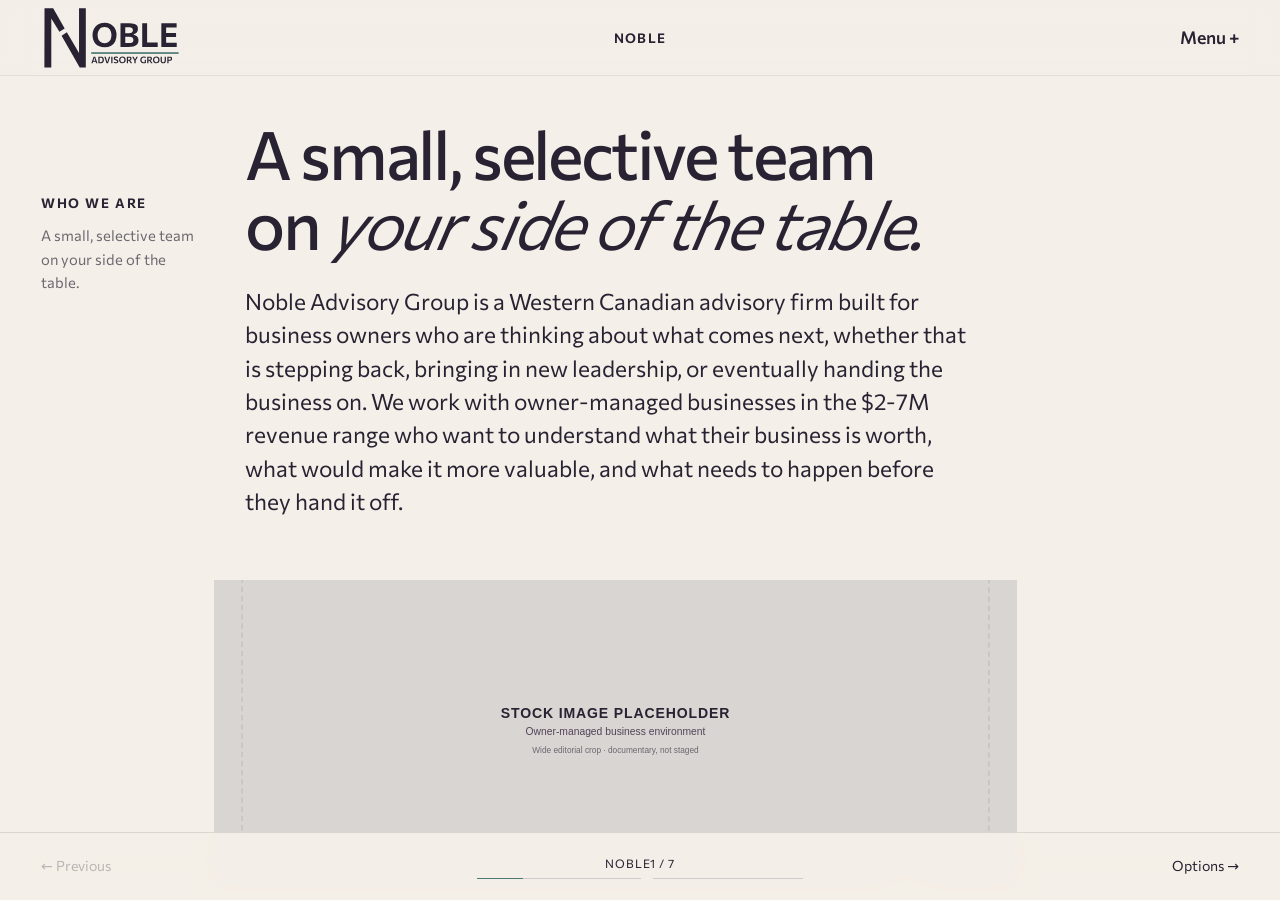
<file: explore/index.html>
<!doctype html>
<html lang="en">
<head>
<meta charset="utf-8">
<meta name="viewport" content="width=device-width, initial-scale=1">
<meta name="description" content="Explore Noble Advisory Group's approach to business transition readiness, value, owner independence, and what comes next.">
<title>Explore Noble | Noble Advisory Group</title>
<link rel="preconnect" href="https://fonts.googleapis.com">
<link rel="preconnect" href="https://fonts.gstatic.com" crossorigin>
<link href="https://fonts.googleapis.com/css2?family=Commissioner:ital,wght@0,300..800;1,300..800&display=swap" rel="stylesheet">
<link rel="stylesheet" href="../assets/css/tokens.css">
<link rel="stylesheet" href="../assets/css/base.css">
<link rel="stylesheet" href="../assets/css/components.css">
<link rel="stylesheet" href="../assets/css/footer.css">
<link rel="stylesheet" href="../assets/css/explore.css">
<link rel="stylesheet" href="../assets/css/photography.css">
<script src="../assets/js/site.js" defer></script>
<script src="../assets/js/explore.js" defer></script>
</head>
<body class="experience-page" data-active-chapter="noble">
<a class="skip-link" href="#noble">Skip to Noble experience</a>
<header class="site-header site-header--experience">
  <a class="site-header__brand" href="../index.html" aria-label="Noble Advisory Group home">
    <span class="brand-light"><img src="../assets/brand/noble-logo-primary.svg" alt="Noble Advisory Group"></span><span class="brand-dark"><img src="../assets/brand/noble-logo-reverse.svg" alt="Noble Advisory Group"></span>
  </a>
  <div class="site-header__context" data-chapter-context>Noble</div>
  <button class="site-header__menu" type="button" data-menu-open aria-controls="experience-menu" aria-expanded="false">Menu +</button>
</header>

<div class="menu-drawer" id="experience-menu" data-menu aria-hidden="true" role="dialog" aria-modal="true" aria-labelledby="experience-menu-title">
  <button class="menu-drawer__scrim" type="button" data-menu-close aria-label="Close menu"></button>
  <div class="menu-drawer__panel">
    <header class="menu-drawer__header"><span id="experience-menu-title">Explore Noble</span><button type="button" data-menu-close>Close</button></header>
    <nav class="menu-drawer__links" aria-label="Explore Noble chapters">
      <a href="#noble" data-chapter-link><span>Noble</span><span>→</span></a>
      <a href="#options" data-chapter-link><span>Options</span><span>→</span></a>
      <a href="#readiness" data-chapter-link><span>Readiness</span><span>→</span></a>
      <a href="#questions" data-chapter-link><span>Four Questions</span><span>→</span></a>
      <a href="#business-view" data-chapter-link><span>How Noble Looks at <em>Your</em> Business</span><span>→</span></a>
      <a href="#process" data-chapter-link><span>Process</span><span>→</span></a>
      <a href="#conversation" data-chapter-link><span>Conversation</span><span>→</span></a>
    </nav>
    <div class="menu-drawer__utility"><a href="../advisors/index.html">Your Advisors</a><a href="../contact/index.html">Start a Conversation</a></div>
  </div>
</div>

<main class="experience-shell" aria-label="Noble Advisory Group experience">
  <div class="experience-track" data-experience-track>

    <!--COMMENT: §§§ SECTION 1: NOBLE / ORIENTATION §§§-->
    <section class="chapter chapter--noble" id="noble" data-chapter data-title="Noble">
      <div class="chapter__inner chapter__inner--orientation">
        <aside class="chapter__context"><p class="eyebrow">Who we are</p><p>A small, selective team on your side of the table.</p></aside>
        <div class="chapter__content orientation">
          <header class="orientation__lead">
            <h1>A small, selective team on <em>your side of the table.</em></h1>
            <p class="intro">Noble Advisory Group is a Western Canadian advisory firm built for business owners who are thinking about what comes next, whether that is stepping back, bringing in new leadership, or eventually handing the business on. We work with owner-managed businesses in the $2-7M revenue range who want to understand what their business is worth, what would make it more valuable, and what needs to happen before they hand it off.</p>
          </header>
          <!--COMMENT: [PLACE DOCUMENTARY BUSINESS-ENVIRONMENT PHOTOGRAPHY HERE]-->
          <figure class="editorial-media editorial-media--orientation">
            <img src="../assets/images/stock/owner-managed-business-environment.svg" width="2800" height="1400" decoding="async" alt="Placeholder for a documentary photograph of an established owner-managed Western Canadian business environment.">
          </figure>
          <div class="orientation__principles">
            <div><span class="micro-label">Owner-side by design</span><p>We are not brokers, we are not accountants, and we are not a large consulting firm. We are a small, selective team of experienced advisors who sit on your side of the table, focused on one thing: making sure you are in the best possible position when the time comes, however that looks for you.</p></div>
            <div><span class="micro-label">Selective by design</span><p>Noble Advisory Group works with a small number of Western Canadian business owners each year to prepare, position, and guide them through ownership transition. We are not a volume practice. We are a dedicated team of experienced advisors who take on the work we believe in and bring everything we have to it.</p></div>
          </div>
        </div>
      </div>
    </section>

    <!--COMMENT: §§§ SECTION 2: OPTIONS / POSSIBILITY §§§-->
    <section class="chapter chapter--options" id="options" data-chapter data-title="Options">
      <div class="chapter__inner chapter__inner--options">
        <aside class="chapter__context"><p class="eyebrow">The premise</p><p>Preparation creates room to choose. Pressure removes it.</p></aside>
        <div class="chapter__content options">
          <header class="options__statement"><p class="eyebrow">The Noble premise</p><h1>Build a business that <em>gives you options.</em></h1></header>
          <div class="options__bridge">
            <h2>When it is time to think about what comes next, you want the right people in the room.</h2>
            <p>Most business owners start transition planning years later than they intended. By then, options are fewer, timelines are tighter, and value is harder to protect. Noble Advisory Group helps owners prepare earlier, strengthen their businesses, and create more choices for whatever comes next.</p>
          </div>
        </div>
        <aside class="chapter__evidence"><p class="evidence-statement">More preparation. More choices. More control over timing.</p></aside>
      </div>
    </section>

    <!--COMMENT: §§§ SECTION 3: READINESS / RECOGNITION §§§-->
    <section class="chapter chapter--readiness" id="readiness" data-chapter data-title="Readiness">
      <div class="chapter__inner chapter__inner--readiness">
        <aside class="chapter__context"><p class="eyebrow">Why now?</p><p>Readiness begins before urgency.</p></aside>
        <div class="chapter__content readiness">
          <header class="readiness__lead"><h1>Why now?</h1><p class="intro">Many owners believe they will know when it is time to start planning. In reality, transitions are often triggered by unexpected events: health concerns, burnout, leadership changes, family circumstances, market shifts, or opportunities that arrive sooner than expected.</p></header>
          <blockquote class="readiness__statement">The strongest transitions are rarely rushed. They are prepared for years in advance.</blockquote>
        </div>
        <aside class="chapter__evidence chapter__evidence--readiness">
          <!--COMMENT: [PLACE OWNER-IN-CONTEXT PHOTOGRAPHY HERE]-->
          <figure class="editorial-media editorial-media--readiness">
            <img src="../assets/images/stock/readiness-owner-in-context.svg" width="1800" height="2400" loading="lazy" decoding="async" alt="Placeholder for a candid photograph of a mature business owner in an operating business environment.">
          </figure>
          <div class="readiness__evidence-note">
            <span class="micro-label">The point</span>
            <p>Preparation is most valuable while the owner still has room to choose.</p>
          </div>
        </aside>
      </div>
    </section>

    <!--COMMENT: §§§ SECTION 4: FOUR QUESTIONS / INTELLECTUAL BACKBONE §§§-->
    <section class="chapter chapter--questions" id="questions" data-chapter data-title="Four Questions">
      <div class="chapter__inner chapter__inner--questions">
        <aside class="chapter__context"><p class="eyebrow">Four Questions</p><p>The questions that shape what comes next.</p></aside>
        <div class="chapter__content questions">
          <header class="questions__lead"><h1>Four Questions</h1><p>Four honest questions that most business owners have never been asked together, and that shape everything about what comes next.</p></header>
          <div class="questions__sequence">
            <article class="question-row">
              <span class="question-row__label">Direction</span>
              <h2 class="question-row__prompt">Where is your business headed?</h2>
              <p class="question-row__response">Is your strategy, leadership, and direction aligned with the transition you want? Most owners have never put this in writing. The answer shapes everything, who the right buyer is, what the right timeline looks like, and what needs to change before you get there.</p>
            </article>
            <article class="question-row">
              <span class="question-row__label">Value</span>
              <h2 class="question-row__prompt">What is it worth, and what would make it worth more?</h2>
              <p class="question-row__response">An honest, plain-language picture of what your business is worth today and the specific levers that would move that number. We run this twice: once at the start to establish your baseline, and again at the end to show you what the recommended actions are worth.</p>
            </article>
            <article class="question-row">
              <span class="question-row__label">Independence</span>
              <h2 class="question-row__prompt">Can this business run without you?</h2>
              <p class="question-row__response">Buyers do not just buy revenue. They buy a business they believe they can operate and grow without you in the room. This question surfaces the gaps in your team, systems, documentation, and customer relationships that most owners have never had to think about.</p>
            </article>
            <article class="question-row">
              <span class="question-row__label">Outcome</span>
              <h2 class="question-row__prompt">What does a successful transition look like <em>for you?</em></h2>
              <p class="question-row__response">Before we talk about numbers and timelines, we need to understand what you want. What do you want to protect? Who do you want to protect it for? What should continue after you hand it on?</p>
            </article>
          </div>
        </div>
      </div>
    </section>

    <!--COMMENT: §§§ SECTION 5: HOW NOBLE LOOKS AT YOUR BUSINESS §§§-->
    <section class="chapter chapter--business-view" id="business-view" data-chapter data-title="How Noble Looks at Your Business">
      <div class="chapter__inner chapter__inner--business-view">
        <aside class="chapter__context"><p class="eyebrow">The four dimensions</p><p>One complete view of the business.</p></aside>
        <div class="chapter__content business-view">
          <header class="business-view__lead">
            <p class="eyebrow">How Noble Looks at <em>Your</em> Business</p>
            <h1>Four dimensions. <em>One clear picture.</em></h1>
            <p class="intro">A structured look at your business before the pressure builds.</p>
            <p>We start with a structured six-week Business Transition Program, a clear-eyed look at your business across four dimensions: where it is strategically headed, what it is worth today and what could improve that number, how well it runs without you, and where the gaps are that a buyer or successor would find first. You walk away with your Ownership Transition and Continuity Report, a scored profile across all four dimensions, and a practical roadmap showing you exactly what to work on and in what order.</p>
            <p>The program is a structured engagement built around four integrated components. Together they answer the four questions. The output is your Ownership Transition and Continuity Report, a plain-language document that tells you where you stand, what the gaps are costing you, and what to do about them.</p>
          </header>
          <div class="dimension-field" aria-label="Four Business Transition Program dimensions">
            <article class="dimension-row">
              <div class="dimension-row__identity"><span>Strategic direction</span><h2>Strategic Alignment Review</h2></div>
              <div class="dimension-row__detail"><div><span>Looks at</span><p>Your transition goals, leadership structure, succession readiness, strategic positioning, and intended pathway.</p></div><div><span>Tells you</span><p>Whether your business is pointed in the right direction for the transition you want, and what needs to shift before you get there.</p></div></div>
            </article>
            <article class="dimension-row">
              <div class="dimension-row__identity"><span>Value &amp; financial health</span><h2>Valuation and Financial Health Check</h2></div>
              <div class="dimension-row__detail"><div><span>Looks at</span><p>Normalized EBITDA, sector multiples, revenue quality, customer concentration, margin sustainability, value driver scoring.</p></div><div><span>Tells you</span><p>What your business is worth today, which levers would improve that number most, and what 12-18 months of action would do to transaction value. Run twice: baseline at intake, scenario model at debrief.</p></div></div>
            </article>
            <article class="dimension-row">
              <div class="dimension-row__identity"><span>Owner independence</span><h2>Operational Readiness and Continuity Review</h2></div>
              <div class="dimension-row__detail"><div><span>Looks at</span><p>Owner dependency, process documentation, systems maturity, team stability, customer concentration, sustainability risk flags.</p></div><div><span>Tells you</span><p>Whether the business can operate and grow without you, and where the gaps are that a buyer or successor would find first.</p></div></div>
            </article>
            <article class="dimension-row">
              <div class="dimension-row__identity"><span>Continuity baseline</span><h2>C4: Re-Score and Continuity Baseline</h2></div>
              <div class="dimension-row__detail"><div><span>Looks at</span><p>A structured re-score across all four dimensions using the same instrument as intake.</p></div><div><span>Tells you</span><p>A scored readiness profile, delta from where you started, where you are now, and your baseline for everything that comes next.</p></div></div>
            </article>
          </div>
          <p class="business-view__bridge">For owners who want to keep building from there, we stay engaged, monthly, focused, and tied to real outcomes, including improving your valuation, strengthening your operations, and positioning you for the strongest possible transaction when you are ready to move. The goal is not simply to prepare for a transition. The goal is to build a business that gives you options.</p>
        </div>
      </div>
    </section>

    <!--COMMENT: §§§ SECTION 6: PROCESS / PROGRESSION §§§-->
    <section class="chapter chapter--process" id="process" data-chapter data-title="Process">
      <div class="chapter__inner chapter__inner--process">
        <aside class="chapter__context">
          <p class="eyebrow">Process</p>
          <p>Four stages. One continuous advisory relationship.</p>
        </aside>

        <div class="chapter__content process">
          <!--COMMENT: [ORIENT THE VISITOR AROUND THE PROGRESSION, NOT THE INTERFACE]-->
          <header class="process__lead">
            <h1>From clarity to action.</h1>
            <p>The work changes as your business changes. The sequence does not. We understand the owner and the business, assess what the evidence means, build around the priorities that matter, and stay beside you when it is time to move.</p>
          </header>

          <!--COMMENT: [USE ONE CONTENT RHYTHM ACROSS ALL FOUR STAGES]-->
          <div class="process-workspace">
            <div class="process-system" data-process-system role="group" aria-label="Noble advisory process">
              <!--COMMENT: [STAGE 01 — UNDERSTAND]-->
              <article class="process-stage is-active" data-process-stage="understand">
                <button class="process-stage__trigger" id="process-tab-understand" type="button" aria-controls="process-panel-understand" aria-expanded="true">
                  <span class="process-stage__trigger-number">01</span>
                  <span class="process-stage__trigger-label">Understand</span>
                  <span class="process-stage__trigger-icon" aria-hidden="true">+</span>
                </button>
                <div class="process-stage__panel" id="process-panel-understand" role="region" aria-labelledby="process-tab-understand" aria-hidden="false">
                  <div class="process-stage__panel-inner">
                  <div class="process-stage__intro">
                    <div class="process-stage__heading">
                      <span>Purpose</span>
                      <h2>Start with the owner, not the transaction.</h2>
                    </div>
                    <div class="process-stage__body">
                      <div>
                        <span>What happens</span>
                        <p>We establish the context before recommending anything: what the business looks like today, what matters to you, where you are in your thinking, and which dependencies or unanswered questions could shape what comes next.</p>
                      </div>
                      <div class="process-stage__outcome">
                        <span>You leave with</span>
                        <p>A preliminary picture of where the business stands, the questions worth examining, and whether a deeper Noble engagement makes sense.</p>
                      </div>
                    </div>
                  </div>

                  <ol class="process-sequence" aria-label="Understand stage sequence">
                    <li><span>01</span><div><h3>Before we meet</h3><p>Two short assessments give us context on the business, your priorities, your timeline, and the dependencies that may affect transition.</p></div></li>
                    <li><span>02</span><div><h3>First conversation</h3><p>We review what surfaced together, test assumptions, and clarify the questions that deserve deeper work.</p></div></li>
                    <li><span>03</span><div><h3>If there is a fit</h3><p>You receive a defined scope, timeline, and flat fee for the Business Transition Program.</p></div></li>
                  </ol>
                  </div>
                </div>
              </article>

              <!--COMMENT: [STAGE 02 — ASSESS]-->
              <article class="process-stage" data-process-stage="assess">
                <button class="process-stage__trigger" id="process-tab-assess" type="button" aria-controls="process-panel-assess" aria-expanded="false">
                  <span class="process-stage__trigger-number">02</span>
                  <span class="process-stage__trigger-label">Assess</span>
                  <span class="process-stage__trigger-icon" aria-hidden="true">+</span>
                </button>
                <div class="process-stage__panel" id="process-panel-assess" role="region" aria-labelledby="process-tab-assess" aria-hidden="true" inert>
                  <div class="process-stage__panel-inner">
                  <div class="process-stage__intro">
                    <div class="process-stage__heading">
                      <span>Purpose</span>
                      <h2>Four dimensions. One clear picture.</h2>
                    </div>
                    <div class="process-stage__body">
                      <div>
                        <span>What happens</span>
                        <p>Through the Business Transition Program, we examine the business across four connected dimensions and test what we learned during Understand. The goal is not more information. It is to distinguish the issues that materially affect value, continuity, and your available options.</p>
                      </div>
                      <div class="process-stage__outcome">
                        <span>You leave with</span>
                        <p>Your Ownership Transition and Continuity Report: a scored view of where the business stands, the gaps that matter most, and a practical order of work.</p>
                      </div>
                    </div>
                  </div>

                  <div class="process-assessment-flow" aria-label="Assessment dimensions combine into one integrated view">
                    <span>Strategic direction</span>
                    <span>Value &amp; financial health</span>
                    <span>Owner independence</span>
                    <span>Continuity</span>
                    <strong>One integrated view</strong>
                  </div>
                  </div>
                </div>
              </article>

              <!--COMMENT: [STAGE 03 — BUILD]-->
              <article class="process-stage" data-process-stage="build">
                <button class="process-stage__trigger" id="process-tab-build" type="button" aria-controls="process-panel-build" aria-expanded="false">
                  <span class="process-stage__trigger-number">03</span>
                  <span class="process-stage__trigger-label">Build</span>
                  <span class="process-stage__trigger-icon" aria-hidden="true">+</span>
                </button>
                <div class="process-stage__panel" id="process-panel-build" role="region" aria-labelledby="process-tab-build" aria-hidden="true" inert>
                  <div class="process-stage__panel-inner">
                  <div class="process-stage__intro">
                    <div class="process-stage__heading">
                      <span>Purpose</span>
                      <h2>For owners who want to act on what the assessment surfaces.</h2>
                    </div>
                    <div class="process-stage__body">
                      <div>
                        <span>What happens</span>
                        <p>We identify the few priorities most likely to improve readiness, reduce owner dependency, strengthen value, or clarify the transition path. Then we match the work to the level of support the business actually needs.</p>
                      </div>
                      <div class="process-stage__outcome">
                        <span>You leave with</span>
                        <p>A practical roadmap with clear priorities, ownership, and a cadence for moving the work forward without losing sight of the outcome.</p>
                      </div>
                    </div>
                  </div>

                  <div class="process-pathways" aria-label="Ways Noble can stay engaged">
                    <section>
                      <span>Ongoing advisory</span>
                      <h3>Strategic Roadmap Retainer</h3>
                      <p>Monthly support focused on the highest-priority gaps, with clear accountability and progress tied to the roadmap.</p>
                    </section>
                    <section>
                      <span>Alignment &amp; decisions</span>
                      <h3>Transition Facilitation</h3>
                      <p>Structured work with owners, leaders, or boards to align goals, roles, decision authority, and the pathway for ownership change.</p>
                    </section>
                    <section>
                      <span>Focused preparation</span>
                      <h3>Value Preparation Program</h3>
                      <p>A structured 12-month engagement to strengthen the business for succession, diligence, or a future transaction.</p>
                    </section>
                  </div>
                  </div>
                </div>
              </article>

              <!--COMMENT: [STAGE 04 — MOVE]-->
              <article class="process-stage" data-process-stage="move">
                <button class="process-stage__trigger" id="process-tab-move" type="button" aria-controls="process-panel-move" aria-expanded="false">
                  <span class="process-stage__trigger-number">04</span>
                  <span class="process-stage__trigger-label">Move</span>
                  <span class="process-stage__trigger-icon" aria-hidden="true">+</span>
                </button>
                <div class="process-stage__panel" id="process-panel-move" role="region" aria-labelledby="process-tab-move" aria-hidden="true" inert>
                  <div class="process-stage__panel-inner">
                  <div class="process-stage__intro">
                    <div class="process-stage__heading">
                      <span>Purpose</span>
                      <h2>When the time comes to transact, we stay in the room.</h2>
                    </div>
                    <div class="process-stage__body">
                      <div>
                        <span>What happens</span>
                        <p>When you choose to pursue a transition, Noble stays on the owner's side of the table. We help maintain continuity across the decisions, people, and specialist workstreams involved as the process becomes more complex.</p>
                      </div>
                      <div class="process-stage__outcome">
                        <span>You leave with</span>
                        <p>An owner-side advisor who keeps the process connected to the outcome you defined at the beginning, while the right specialists lead the work that belongs to them.</p>
                      </div>
                    </div>
                  </div>

                  <div class="process-boundaries">
                    <section>
                      <span>Noble stays beside you</span>
                      <ul>
                        <li>Prepare the story, priorities, and decision context for the transition</li>
                        <li>Coordinate across legal, financial, and transaction advisors</li>
                        <li>Help compare transition pathways and the trade-offs between them</li>
                        <li>Stay engaged as decisions become more complex</li>
                      </ul>
                    </section>
                    <section>
                      <span>Specialists lead</span>
                      <ul>
                        <li>Legal advice and documentation</li>
                        <li>Tax and accounting advice</li>
                        <li>Brokerage, buyer representation, and deal execution</li>
                        <li>Other specialist work required by the transaction</li>
                      </ul>
                    </section>
                  </div>
                  </div>
                </div>
              </article>
            </div>
          </div>
        </div>
      </div>
    </section>

    <!--COMMENT: §§§ SECTION 7: CONVERSATION / RESOLUTION §§§-->
    <section class="chapter chapter--conversation" id="conversation" data-chapter data-title="Conversation">
      <div class="chapter__inner chapter__inner--conversation">
        <aside class="chapter__context"><p class="eyebrow">When you are ready</p><p>The conversation begins with context, not a blank page.</p></aside>
        <div class="chapter__content conversation">
          <p class="eyebrow">Start here</p>
          <h1>Ready to see where <em>you stand?</em></h1>
          <p class="intro">No pressure, no sales process. Just a clear, honest look at what's next for your business, and for you.</p>
          <a class="text-action text-action--light" href="../contact/index.html">Start a Conversation <span aria-hidden="true">→</span></a>
        </div>
      </div>
      <div class="conversation-footer" id="firm-footer">
<footer class="firm-footer" data-firm-footer>
  <div class="firm-footer__inner">
    <section class="firm-footer__identity" aria-label="Noble Advisory Group">
      <p>Build a business that gives you options.</p>
    </section>
    <nav class="firm-footer__group" aria-label="Explore Noble">
      <h2>Explore</h2>
      <a href="../explore/index.html#noble">Explore Noble</a>
      <a href="../explore/index.html#business-view">How Noble Looks at <em>Your</em> Business</a>
      <a href="../advisors/index.html">Your Advisors</a>
    </nav>
    <section class="firm-footer__group">
      <h2>Contact</h2>
      <a href="../contact/index.html">Start a Conversation</a>
      <a href="tel:+14038675309">(403) 867.5309</a>
      <a href="mailto:Advisor@NobleAdvisoryGroup.ca">Advisor@NobleAdvisoryGroup.ca</a>
    </section>
    <section class="firm-footer__group">
      <h2>Connect</h2>
      <a href="https://www.linkedin.com/" target="_blank" rel="noopener noreferrer">LinkedIn ↗</a>
      <span>Company profile URL pending</span>
    </section>
    <div class="firm-footer__legal">
      <p>© 2026 Noble Advisory Group</p>
      <div><a href="../privacy/index.html">Privacy</a><a href="../terms/index.html">Terms</a></div>
    </div>
  </div>
</footer>
      </div>
    </section>
  </div>
</main>

<nav class="experience-nav" aria-label="Experience navigation">
  <button type="button" data-prev-chapter disabled>← Previous</button>
  <div class="experience-nav__position"><div class="experience-nav__meta"><span data-nav-title>Noble</span><span data-nav-count>1 / 7</span></div><div class="experience-nav__progress" aria-hidden="true"><span data-nav-progress></span><i></i></div></div>
  <button type="button" data-next-chapter>Options →</button>
</nav>

</body>
</html>
</file>
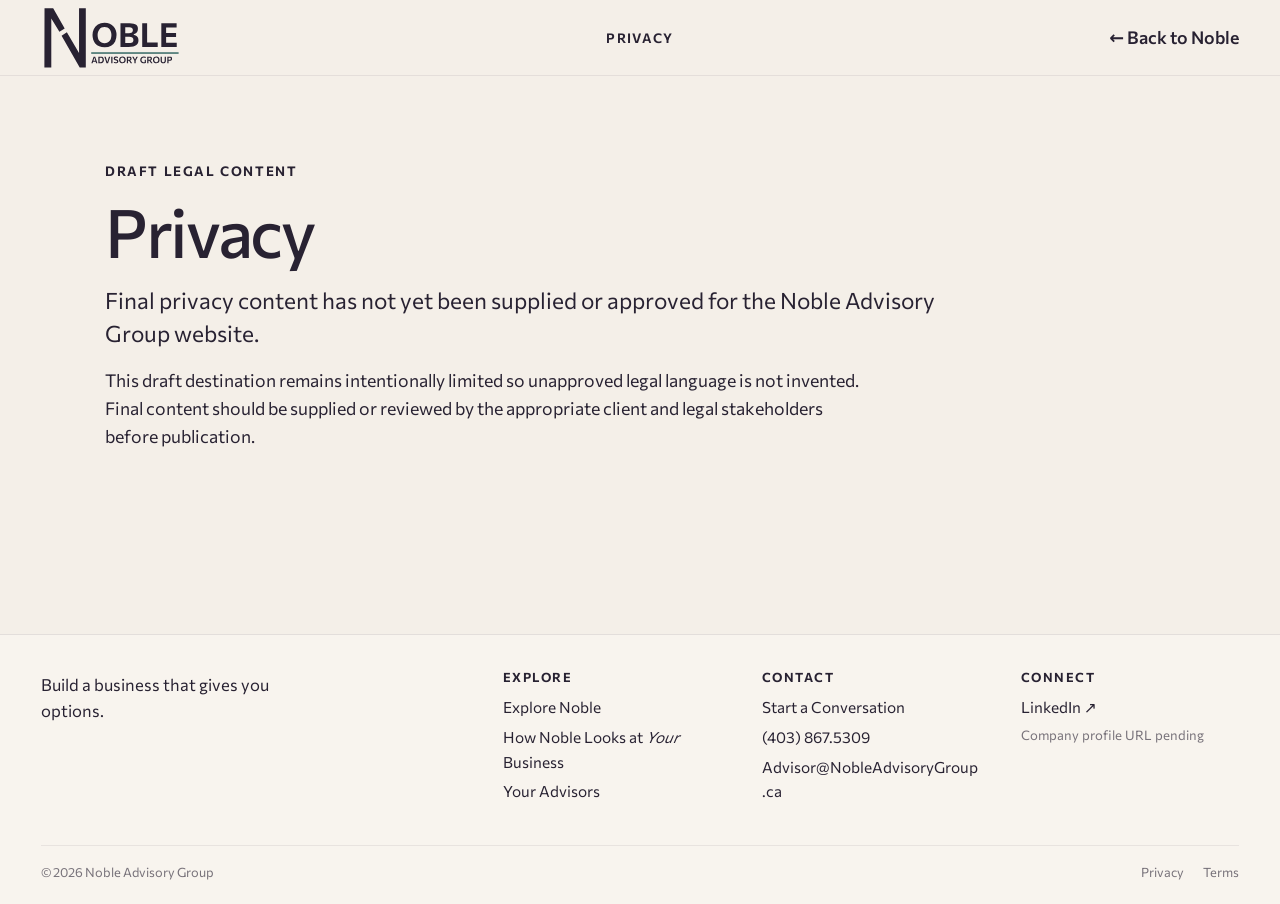
<file: privacy/index.html>
<!doctype html>
<html lang="en">
<head>
<meta charset="utf-8">
<meta name="viewport" content="width=device-width, initial-scale=1">
<meta name="description" content="Privacy information for the Noble Advisory Group website.">
<title>Privacy | Noble Advisory Group</title>
<link rel="preconnect" href="https://fonts.googleapis.com">
<link rel="preconnect" href="https://fonts.gstatic.com" crossorigin>
<link href="https://fonts.googleapis.com/css2?family=Commissioner:ital,wght@0,300..800;1,300..800&display=swap" rel="stylesheet">
<link rel="stylesheet" href="../assets/css/tokens.css">
<link rel="stylesheet" href="../assets/css/base.css">
<link rel="stylesheet" href="../assets/css/components.css">
<link rel="stylesheet" href="../assets/css/footer.css">
<link rel="stylesheet" href="../assets/css/legal.css">

</head>
<body class="legal-page">
<a class="skip-link" href="#legal-main">Skip to privacy</a>
<!--COMMENT: §§§ SECTION 1: SITE HEADER §§§-->
<header class="site-header">
  <a class="site-header__brand" href="../index.html"><img src="../assets/brand/noble-logo-primary.svg" alt="Noble Advisory Group"></a>
  <div class="site-header__context">Privacy</div>
  <a class="site-header__quiet-link" href="../index.html">← Back to Noble</a>
</header>
<!--COMMENT: §§§ SECTION 2: PRIVACY CONTENT PLACEHOLDER §§§-->
<main class="legal-main" id="legal-main"><section><p class="eyebrow">Draft legal content</p><h1>Privacy</h1><p class="intro">Final privacy content has not yet been supplied or approved for the Noble Advisory Group website.</p><p>This draft destination remains intentionally limited so unapproved legal language is not invented. Final content should be supplied or reviewed by the appropriate client and legal stakeholders before publication.</p></section></main>
<!--COMMENT: §§§ SHARED COMPONENT: COMPACT FIRM FOOTER §§§-->
<footer class="firm-footer" data-firm-footer>
  <div class="firm-footer__inner">
    <section class="firm-footer__identity" aria-label="Noble Advisory Group">
      <p>Build a business that gives you options.</p>
    </section>
    <nav class="firm-footer__group" aria-label="Explore Noble">
      <h2>Explore</h2>
      <a href="../explore/index.html#noble">Explore Noble</a>
      <a href="../explore/index.html#business-view">How Noble Looks at <em>Your</em> Business</a>
      <a href="../advisors/index.html">Your Advisors</a>
    </nav>
    <section class="firm-footer__group">
      <h2>Contact</h2>
      <a href="../contact/index.html">Start a Conversation</a>
      <a href="tel:+14038675309">(403) 867.5309</a>
      <a href="mailto:Advisor@NobleAdvisoryGroup.ca">Advisor@NobleAdvisoryGroup.ca</a>
    </section>
    <section class="firm-footer__group">
      <h2>Connect</h2>
      <a href="https://www.linkedin.com/" target="_blank" rel="noopener noreferrer">LinkedIn ↗</a>
      <span>Company profile URL pending</span>
    </section>
    <div class="firm-footer__legal">
      <p>© 2026 Noble Advisory Group</p>
      <div><a href="../privacy/index.html">Privacy</a><a href="../terms/index.html">Terms</a></div>
    </div>
  </div>
</footer>
</body>
</html>
</file>
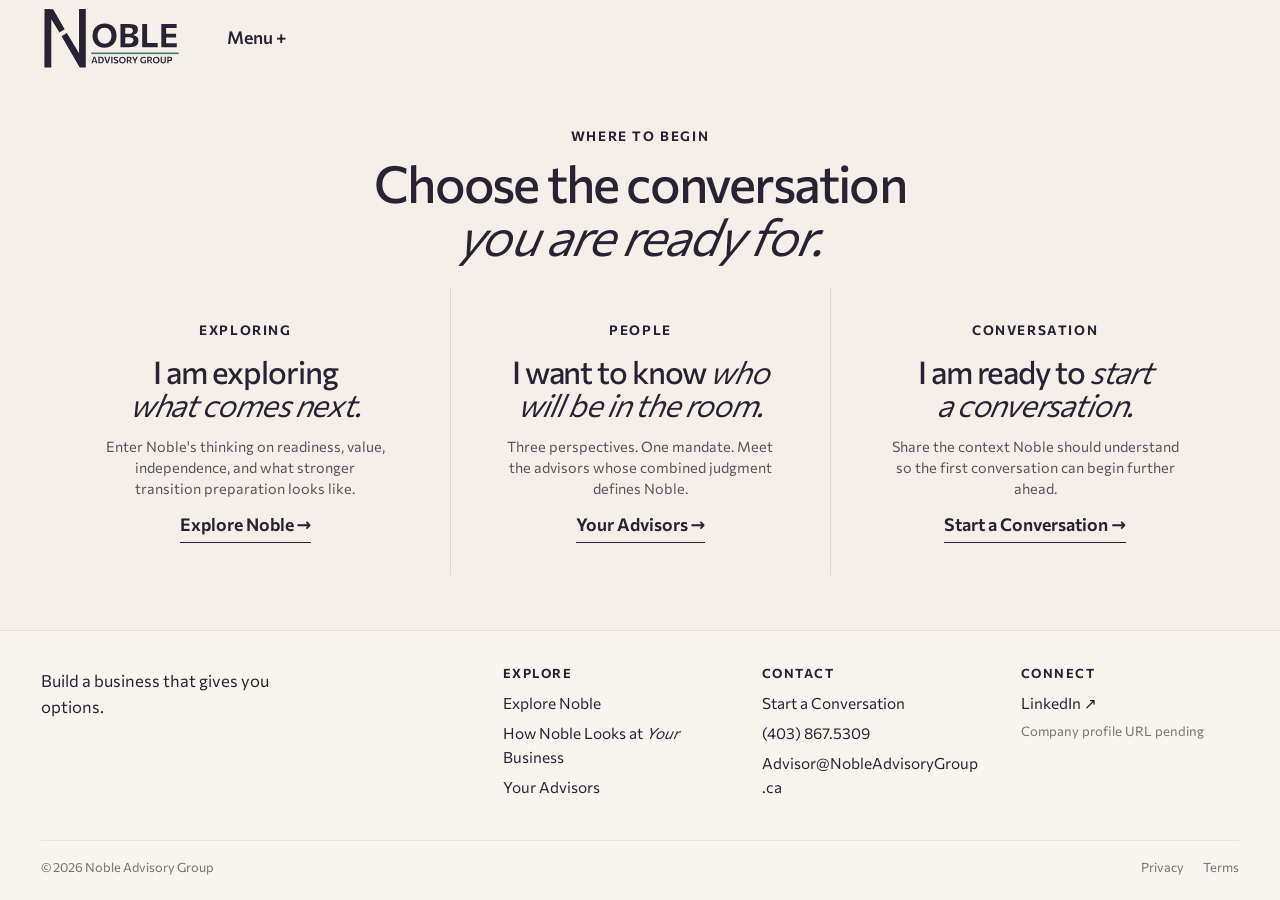
<file: start/index.html>
<!doctype html>
<html lang="en">
<head>
<meta charset="utf-8">
<meta name="viewport" content="width=device-width, initial-scale=1">
<meta name="description" content="Choose how to begin with Noble Advisory Group: explore the advisory approach, meet the advisors, or start a conversation.">
<title>Choose Where to Begin | Noble Advisory Group</title>
<link rel="preconnect" href="https://fonts.googleapis.com">
<link rel="preconnect" href="https://fonts.gstatic.com" crossorigin>
<link href="https://fonts.googleapis.com/css2?family=Commissioner:ital,wght@0,300..800;1,300..800&display=swap" rel="stylesheet">
<link rel="stylesheet" href="../assets/css/tokens.css">
<link rel="stylesheet" href="../assets/css/base.css">
<link rel="stylesheet" href="../assets/css/components.css">
<link rel="stylesheet" href="../assets/css/footer.css">
<link rel="stylesheet" href="../assets/css/front-door.css">
<script src="../assets/js/site.js" defer></script>
<script src="../assets/js/front-door.js" defer></script>
</head>
<body class="front-door-page">
<a class="skip-link" href="#front-door-main">Skip to Noble choices</a>
<header class="site-header site-header--front-door">
  <a class="site-header__brand" href="../index.html" aria-label="Noble Advisory Group overview"><img src="../assets/brand/noble-logo-primary.svg" alt="Noble Advisory Group"></a>
  <button class="site-header__menu" type="button" data-menu-open aria-controls="front-door-menu" aria-expanded="false">Menu +</button>
</header>

<div class="menu-drawer" id="front-door-menu" data-menu aria-hidden="true" role="dialog" aria-modal="true" aria-labelledby="front-door-menu-title">
  <button class="menu-drawer__scrim" type="button" data-menu-close aria-label="Close menu"></button>
  <div class="menu-drawer__panel">
    <header class="menu-drawer__header"><span id="front-door-menu-title">Menu</span><button type="button" data-menu-close>Close</button></header>
    <nav class="menu-drawer__links" aria-label="Noble destinations">
      <a href="../explore/index.html#noble"><span>Explore Noble</span><span>→</span></a>
      <a href="../advisors/index.html"><span>Your Advisors</span><span>→</span></a>
      <a href="../contact/index.html"><span>Start a Conversation</span><span>→</span></a>
    </nav>
    <div class="menu-drawer__utility"><a href="../index.html">Noble Overview</a><a href="https://www.linkedin.com/" target="_blank" rel="noopener noreferrer">LinkedIn ↗</a></div>
  </div>
</div>

<main id="front-door-main">
  <!--COMMENT: §§§ SECTION 1: FRONT DOOR DECISION INTERFACE §§§-->
  <section class="front-door" aria-labelledby="front-door-title">
    <div class="front-door__intro">
      <p class="eyebrow">Where to begin</p>
      <h1 id="front-door-title">Choose the conversation <em>you are ready for.</em></h1>
    </div>
    <div class="front-door__paths" aria-label="Choose how to engage with Noble">
      <a class="front-door__path front-door__path--explore" href="../explore/index.html#noble" data-attention-path>
        <span class="front-door__gesture" aria-hidden="true"><span></span><span></span></span>
        <span class="front-door__signal">Exploring</span>
        <span class="front-door__title">I am exploring <em>what comes next.</em></span>
        <span class="front-door__description">Enter Noble's thinking on readiness, value, independence, and what stronger transition preparation looks like.</span>
        <span class="front-door__action">Explore Noble <span aria-hidden="true">→</span></span>
      </a>
      <a class="front-door__path front-door__path--people" href="../advisors/index.html" data-attention-path>
        <span class="front-door__gesture" aria-hidden="true"><span></span><span></span></span>
        <span class="front-door__signal">People</span>
        <span class="front-door__title">I want to know <em>who will be in the room.</em></span>
        <span class="front-door__description">Three perspectives. One mandate. Meet the advisors whose combined judgment defines Noble.</span>
        <span class="front-door__action">Your Advisors <span aria-hidden="true">→</span></span>
      </a>
      <a class="front-door__path front-door__path--conversation" href="../contact/index.html" data-attention-path>
        <span class="front-door__gesture" aria-hidden="true"><span></span><span></span></span>
        <span class="front-door__signal">Conversation</span>
        <span class="front-door__title">I am ready to <em>start a conversation.</em></span>
        <span class="front-door__description">Share the context Noble should understand so the first conversation can begin further ahead.</span>
        <span class="front-door__action">Start a Conversation <span aria-hidden="true">→</span></span>
      </a>
    </div>
  </section>
</main>
<!--COMMENT: §§§ SHARED COMPONENT: COMPACT FIRM FOOTER §§§-->
<footer class="firm-footer" data-firm-footer>
  <div class="firm-footer__inner">
    <section class="firm-footer__identity" aria-label="Noble Advisory Group">
      <p>Build a business that gives you options.</p>
    </section>
    <nav class="firm-footer__group" aria-label="Explore Noble">
      <h2>Explore</h2>
      <a href="../explore/index.html#noble">Explore Noble</a>
      <a href="../explore/index.html#business-view">How Noble Looks at <em>Your</em> Business</a>
      <a href="../advisors/index.html">Your Advisors</a>
    </nav>
    <section class="firm-footer__group">
      <h2>Contact</h2>
      <a href="../contact/index.html">Start a Conversation</a>
      <a href="tel:+14038675309">(403) 867.5309</a>
      <a href="mailto:Advisor@NobleAdvisoryGroup.ca">Advisor@NobleAdvisoryGroup.ca</a>
    </section>
    <section class="firm-footer__group">
      <h2>Connect</h2>
      <a href="https://www.linkedin.com/" target="_blank" rel="noopener noreferrer">LinkedIn ↗</a>
      <span>Company profile URL pending</span>
    </section>
    <div class="firm-footer__legal">
      <p>© 2026 Noble Advisory Group</p>
      <div><a href="../privacy/index.html">Privacy</a><a href="../terms/index.html">Terms</a></div>
    </div>
  </div>
</footer>
</body>
</html>
</file>
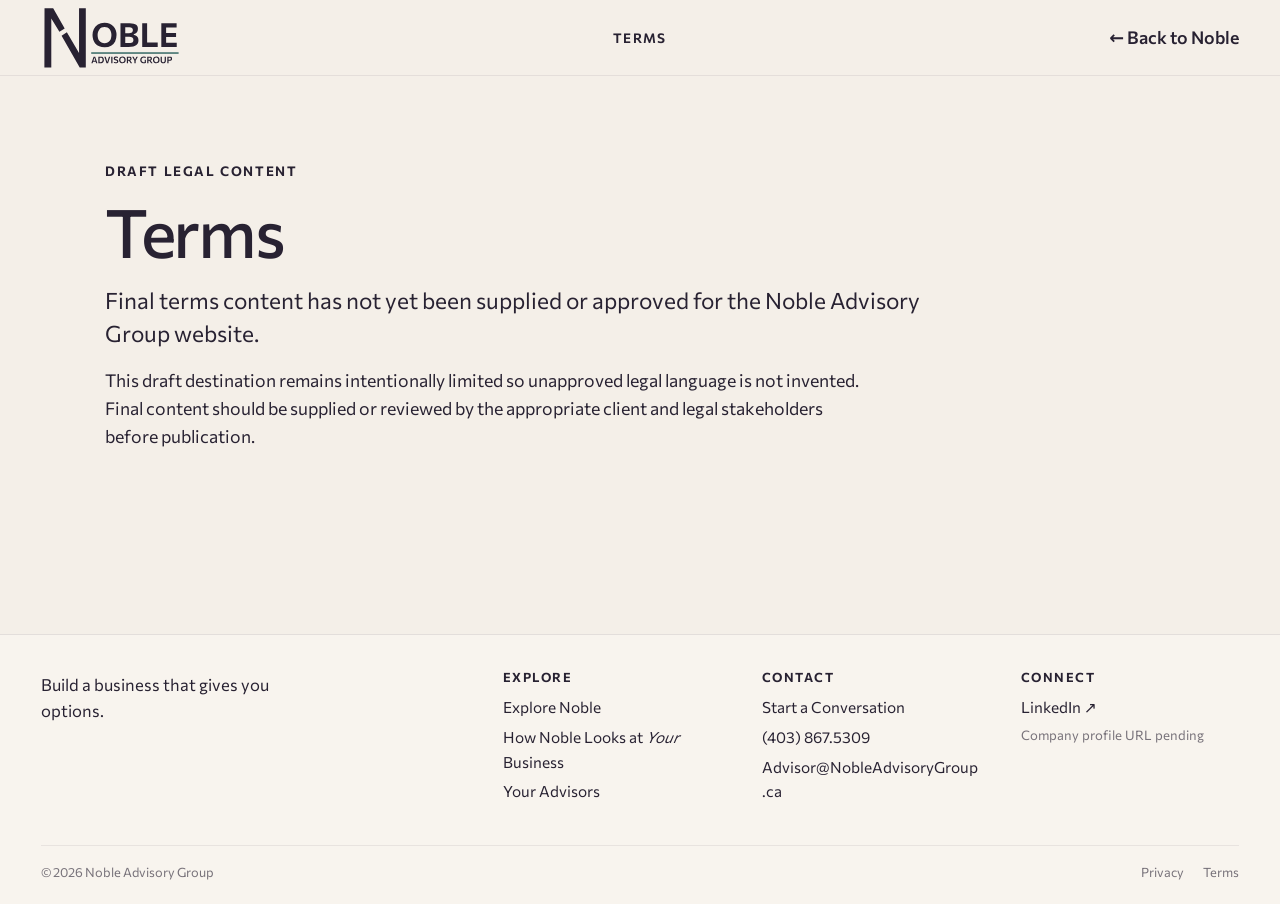
<file: terms/index.html>
<!doctype html>
<html lang="en">
<head>
<meta charset="utf-8">
<meta name="viewport" content="width=device-width, initial-scale=1">
<meta name="description" content="Terms information for the Noble Advisory Group website.">
<title>Terms | Noble Advisory Group</title>
<link rel="preconnect" href="https://fonts.googleapis.com">
<link rel="preconnect" href="https://fonts.gstatic.com" crossorigin>
<link href="https://fonts.googleapis.com/css2?family=Commissioner:ital,wght@0,300..800;1,300..800&display=swap" rel="stylesheet">
<link rel="stylesheet" href="../assets/css/tokens.css">
<link rel="stylesheet" href="../assets/css/base.css">
<link rel="stylesheet" href="../assets/css/components.css">
<link rel="stylesheet" href="../assets/css/footer.css">
<link rel="stylesheet" href="../assets/css/legal.css">

</head>
<body class="legal-page">
<a class="skip-link" href="#legal-main">Skip to terms</a>
<!--COMMENT: §§§ SECTION 1: SITE HEADER §§§-->
<header class="site-header">
  <a class="site-header__brand" href="../index.html"><img src="../assets/brand/noble-logo-primary.svg" alt="Noble Advisory Group"></a>
  <div class="site-header__context">Terms</div>
  <a class="site-header__quiet-link" href="../index.html">← Back to Noble</a>
</header>
<!--COMMENT: §§§ SECTION 2: TERMS CONTENT PLACEHOLDER §§§-->
<main class="legal-main" id="legal-main"><section><p class="eyebrow">Draft legal content</p><h1>Terms</h1><p class="intro">Final terms content has not yet been supplied or approved for the Noble Advisory Group website.</p><p>This draft destination remains intentionally limited so unapproved legal language is not invented. Final content should be supplied or reviewed by the appropriate client and legal stakeholders before publication.</p></section></main>
<!--COMMENT: §§§ SHARED COMPONENT: COMPACT FIRM FOOTER §§§-->
<footer class="firm-footer" data-firm-footer>
  <div class="firm-footer__inner">
    <section class="firm-footer__identity" aria-label="Noble Advisory Group">
      <p>Build a business that gives you options.</p>
    </section>
    <nav class="firm-footer__group" aria-label="Explore Noble">
      <h2>Explore</h2>
      <a href="../explore/index.html#noble">Explore Noble</a>
      <a href="../explore/index.html#business-view">How Noble Looks at <em>Your</em> Business</a>
      <a href="../advisors/index.html">Your Advisors</a>
    </nav>
    <section class="firm-footer__group">
      <h2>Contact</h2>
      <a href="../contact/index.html">Start a Conversation</a>
      <a href="tel:+14038675309">(403) 867.5309</a>
      <a href="mailto:Advisor@NobleAdvisoryGroup.ca">Advisor@NobleAdvisoryGroup.ca</a>
    </section>
    <section class="firm-footer__group">
      <h2>Connect</h2>
      <a href="https://www.linkedin.com/" target="_blank" rel="noopener noreferrer">LinkedIn ↗</a>
      <span>Company profile URL pending</span>
    </section>
    <div class="firm-footer__legal">
      <p>© 2026 Noble Advisory Group</p>
      <div><a href="../privacy/index.html">Privacy</a><a href="../terms/index.html">Terms</a></div>
    </div>
  </div>
</footer>
</body>
</html>
</file>
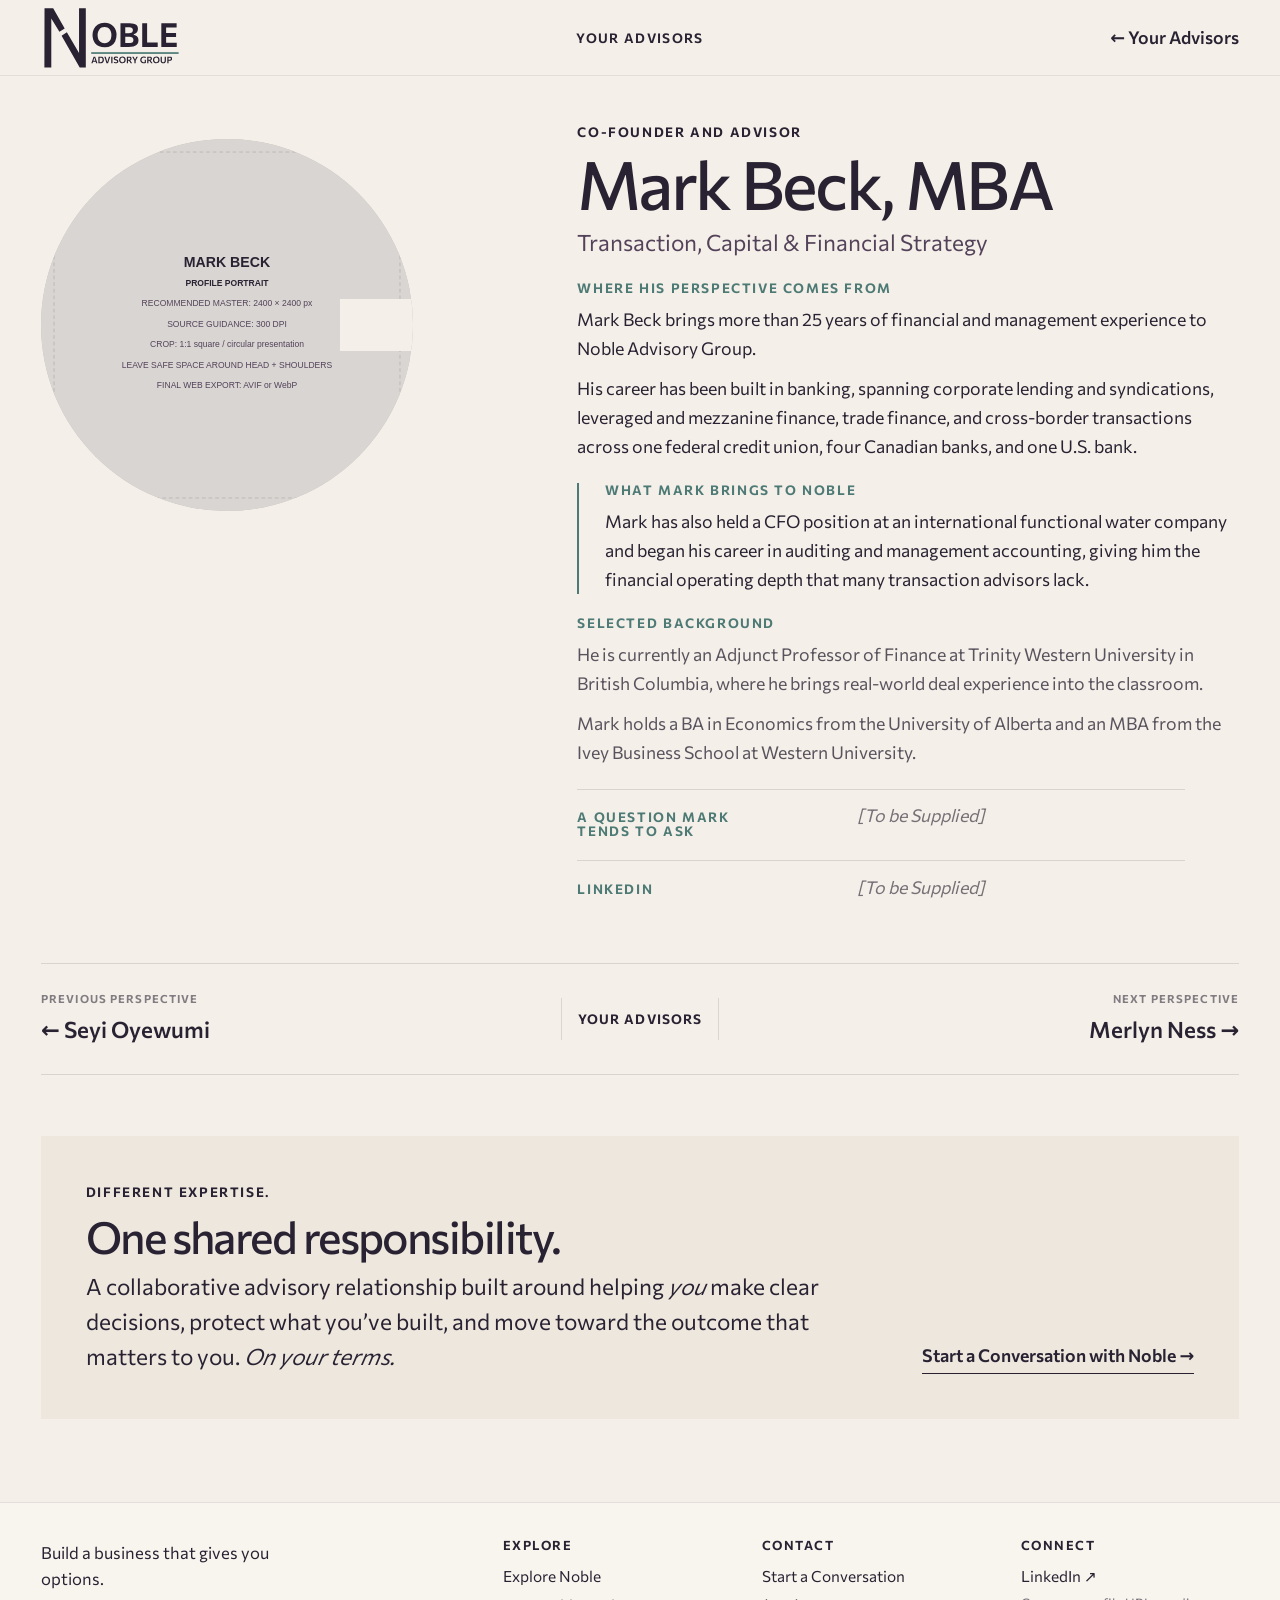
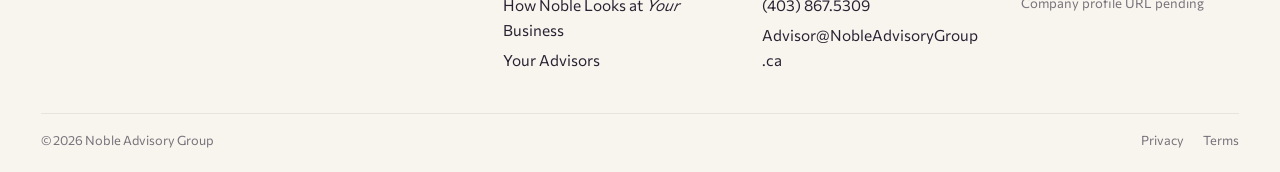
<file: advisors/mark-beck/index.html>
<!doctype html>
<html lang="en">
<head>
<meta charset="utf-8">
<meta name="viewport" content="width=device-width, initial-scale=1">
<meta name="description" content="Mark Beck, MBA, Co-Founder and Advisor at Noble Advisory Group, brings transaction, capital, financial, banking, and management experience to the Noble relationship.">
<title>Mark Beck, MBA | Noble Advisory Group</title>
<link rel="preconnect" href="https://fonts.googleapis.com">
<link rel="preconnect" href="https://fonts.gstatic.com" crossorigin>
<link href="https://fonts.googleapis.com/css2?family=Commissioner:ital,wght@0,300..800;1,300..800&display=swap" rel="stylesheet">
<link rel="stylesheet" href="../../assets/css/tokens.css">
<link rel="stylesheet" href="../../assets/css/base.css">
<link rel="stylesheet" href="../../assets/css/components.css">
<link rel="stylesheet" href="../../assets/css/footer.css">
<link rel="stylesheet" href="../../assets/css/advisors.css">
</head>
<body class="founder-page">
<a class="skip-link" href="#founder-main">Skip to advisor profile</a>

<!--COMMENT: §§§ SECTION 1: SITE HEADER §§§-->
<header class="site-header">
  <a class="site-header__brand" href="../../index.html">
    <img src="../../assets/brand/noble-logo-primary.svg" alt="Noble Advisory Group">
  </a>
  <div class="site-header__context">Your Advisors</div>
  <a class="site-header__quiet-link" href="../index.html">← Your Advisors</a>
</header>

<!--COMMENT: §§§ SECTION 2: MARK BECK PROFILE §§§-->
<main class="founder-main" id="founder-main">
  <article class="founder-profile">
    <div class="founder-profile__portrait">
      <img src="../../assets/images/advisors/mark-beck-profile.svg" alt="Mark Beck portrait placeholder">
      <span aria-hidden="true"></span>
    </div>

    <div class="founder-profile__copy">
      <div class="founder-profile__identity">
        <p class="eyebrow">Co-Founder and Advisor</p>
        <h1>Mark Beck, MBA</h1>
        <p class="founder-profile__specialty">Transaction, Capital &amp; Financial Strategy</p>
      </div>

      <section class="founder-profile__section">
        <h2 class="micro-label">Where his perspective comes from</h2>
        <p>Mark Beck brings more than 25 years of financial and management experience to Noble Advisory Group.</p>
        <p>His career has been built in banking, spanning corporate lending and syndications, leveraged and mezzanine finance, trade finance, and cross-border transactions across one federal credit union, four Canadian banks, and one U.S. bank.</p>
      </section>

      <section class="founder-profile__section founder-profile__section--emphasis">
        <h2 class="micro-label">What Mark brings to Noble</h2>
        <p>Mark has also held a CFO position at an international functional water company and began his career in auditing and management accounting, giving him the financial operating depth that many transaction advisors lack.</p>
      </section>

      <section class="founder-profile__section founder-profile__background">
        <h2 class="micro-label">Selected background</h2>
        <p>He is currently an Adjunct Professor of Finance at Trinity Western University in British Columbia, where he brings real-world deal experience into the classroom.</p>
        <p>Mark holds a BA in Economics from the University of Alberta and an MBA from the Ivey Business School at Western University.</p>
      </section>

      <section class="founder-profile__pending">
        <h2 class="micro-label">A question Mark tends to ask</h2>
        <p>[To be Supplied]</p>
      </section>

      <section class="founder-profile__pending">
        <h2 class="micro-label">LinkedIn</h2>
        <p>[To be Supplied]</p>
      </section>
    </div>
  </article>

  <!--COMMENT: §§§ SECTION 3: FOUNDER PERSPECTIVE NAVIGATION §§§-->
  <nav class="founder-switcher" aria-label="Move between Noble advisors">
    <a class="founder-switcher__person founder-switcher__person--previous" href="../seyi-oyewumi/index.html">
      <span>Previous perspective</span>
      <strong>← Seyi Oyewumi</strong>
    </a>
    <a class="founder-switcher__overview" href="../index.html">Your Advisors</a>
    <a class="founder-switcher__person founder-switcher__person--next" href="../merlyn-ness/index.html">
      <span>Next perspective</span>
      <strong>Merlyn Ness →</strong>
    </a>
  </nav>

  <!--COMMENT: §§§ SECTION 4: CLIENT-CENTRIC NOBLE CLOSE §§§-->
  <section class="founder-team-close founder-team-close--client">
    <div class="founder-team-close__message">
      <p class="eyebrow">Different expertise.</p>
      <h2>One shared responsibility.</h2>
      <p>A collaborative advisory relationship built around helping <em>you</em> make clear decisions, protect what you’ve built, and move toward the outcome that matters to you. <em>On your terms.</em></p>
    </div>
    <a class="text-action" href="../../contact/index.html">Start a Conversation with Noble →</a>
  </section>
</main>

<!--COMMENT: §§§ SHARED COMPONENT: COMPACT FIRM FOOTER §§§-->
<footer class="firm-footer" data-firm-footer>
  <div class="firm-footer__inner">
    <section class="firm-footer__identity" aria-label="Noble Advisory Group">
      <p>Build a business that gives you options.</p>
    </section>
    <nav class="firm-footer__group" aria-label="Explore Noble">
      <h2>Explore</h2>
      <a href="../../explore/index.html#noble">Explore Noble</a>
      <a href="../../explore/index.html#business-view">How Noble Looks at <em>Your</em> Business</a>
      <a href="../../advisors/index.html">Your Advisors</a>
    </nav>
    <section class="firm-footer__group">
      <h2>Contact</h2>
      <a href="../../contact/index.html">Start a Conversation</a>
      <a href="tel:+14038675309">(403) 867.5309</a>
      <a href="mailto:Advisor@NobleAdvisoryGroup.ca">Advisor@NobleAdvisoryGroup.ca</a>
    </section>
    <section class="firm-footer__group">
      <h2>Connect</h2>
      <a href="https://www.linkedin.com/" target="_blank" rel="noopener noreferrer">LinkedIn ↗</a>
      <span>Company profile URL pending</span>
    </section>
    <div class="firm-footer__legal">
      <p>© 2026 Noble Advisory Group</p>
      <div><a href="../../privacy/index.html">Privacy</a><a href="../../terms/index.html">Terms</a></div>
    </div>
  </div>
</footer>
</body>
</html>
</file>
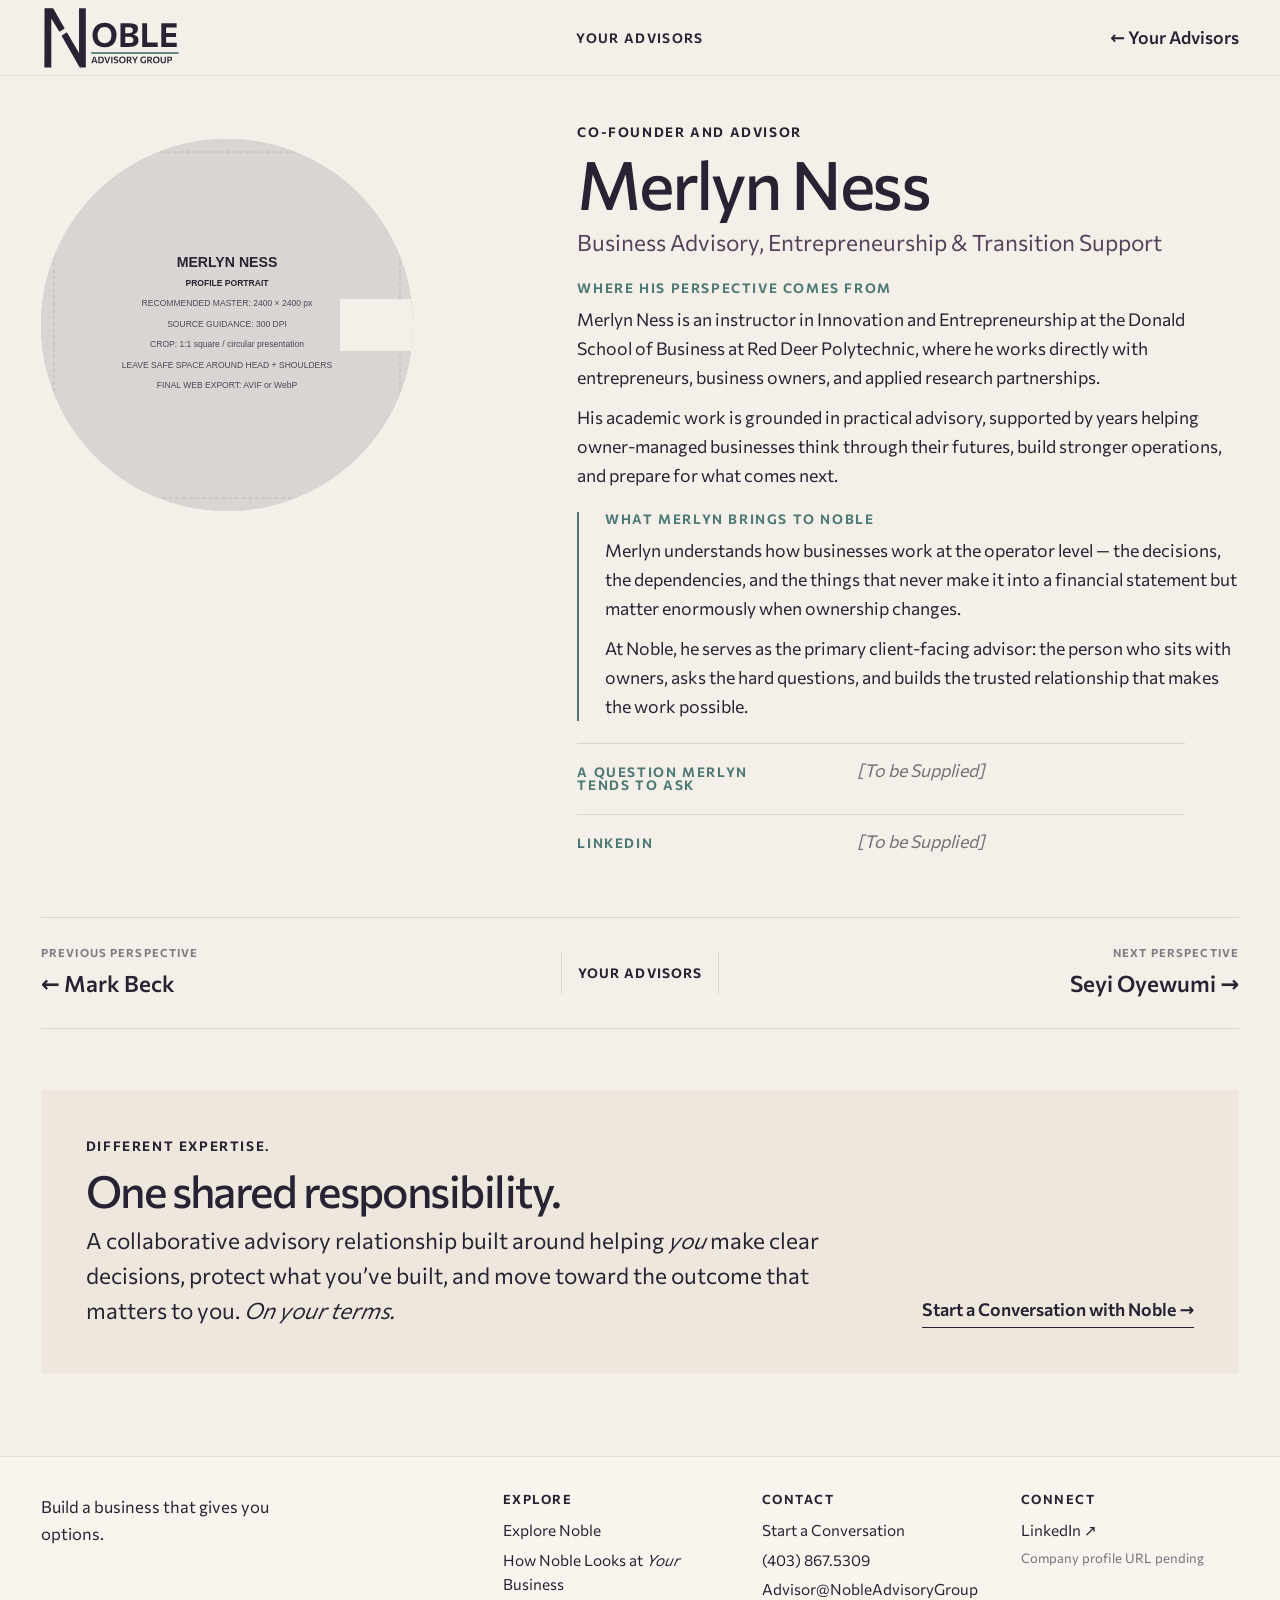
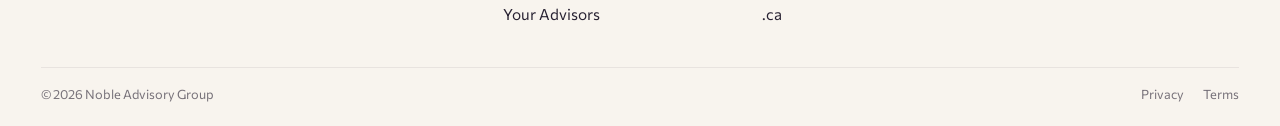
<file: advisors/merlyn-ness/index.html>
<!doctype html>
<html lang="en">
<head>
<meta charset="utf-8">
<meta name="viewport" content="width=device-width, initial-scale=1">
<meta name="description" content="Merlyn Ness, Co-Founder and Advisor at Noble Advisory Group, brings business advisory, entrepreneurship, and transition support experience to the Noble relationship.">
<title>Merlyn Ness | Noble Advisory Group</title>
<link rel="preconnect" href="https://fonts.googleapis.com">
<link rel="preconnect" href="https://fonts.gstatic.com" crossorigin>
<link href="https://fonts.googleapis.com/css2?family=Commissioner:ital,wght@0,300..800;1,300..800&display=swap" rel="stylesheet">
<link rel="stylesheet" href="../../assets/css/tokens.css">
<link rel="stylesheet" href="../../assets/css/base.css">
<link rel="stylesheet" href="../../assets/css/components.css">
<link rel="stylesheet" href="../../assets/css/footer.css">
<link rel="stylesheet" href="../../assets/css/advisors.css">
</head>
<body class="founder-page">
<a class="skip-link" href="#founder-main">Skip to advisor profile</a>

<!--COMMENT: §§§ SECTION 1: SITE HEADER §§§-->
<header class="site-header">
  <a class="site-header__brand" href="../../index.html">
    <img src="../../assets/brand/noble-logo-primary.svg" alt="Noble Advisory Group">
  </a>
  <div class="site-header__context">Your Advisors</div>
  <a class="site-header__quiet-link" href="../index.html">← Your Advisors</a>
</header>

<!--COMMENT: §§§ SECTION 2: MERLYN NESS PROFILE §§§-->
<main class="founder-main" id="founder-main">
  <article class="founder-profile">
    <div class="founder-profile__portrait">
      <img src="../../assets/images/advisors/merlyn-ness-profile.svg" alt="Merlyn Ness portrait placeholder">
      <span aria-hidden="true"></span>
    </div>

    <div class="founder-profile__copy">
      <div class="founder-profile__identity">
        <p class="eyebrow">Co-Founder and Advisor</p>
        <h1>Merlyn Ness</h1>
        <p class="founder-profile__specialty">Business Advisory, Entrepreneurship &amp; Transition Support</p>
      </div>

      <section class="founder-profile__section">
        <h2 class="micro-label">Where his perspective comes from</h2>
        <p>Merlyn Ness is an instructor in Innovation and Entrepreneurship at the Donald School of Business at Red Deer Polytechnic, where he works directly with entrepreneurs, business owners, and applied research partnerships.</p>
        <p>His academic work is grounded in practical advisory, supported by years helping owner-managed businesses think through their futures, build stronger operations, and prepare for what comes next.</p>
      </section>

      <section class="founder-profile__section founder-profile__section--emphasis">
        <h2 class="micro-label">What Merlyn brings to Noble</h2>
        <p>Merlyn understands how businesses work at the operator level — the decisions, the dependencies, and the things that never make it into a financial statement but matter enormously when ownership changes.</p>
        <p>At Noble, he serves as the primary client-facing advisor: the person who sits with owners, asks the hard questions, and builds the trusted relationship that makes the work possible.</p>
      </section>

      <section class="founder-profile__pending">
        <h2 class="micro-label">A question Merlyn tends to ask</h2>
        <p>[To be Supplied]</p>
      </section>

      <section class="founder-profile__pending">
        <h2 class="micro-label">LinkedIn</h2>
        <p>[To be Supplied]</p>
      </section>
    </div>
  </article>

  <!--COMMENT: §§§ SECTION 3: FOUNDER PERSPECTIVE NAVIGATION §§§-->
  <nav class="founder-switcher" aria-label="Move between Noble advisors">
    <a class="founder-switcher__person founder-switcher__person--previous" href="../mark-beck/index.html">
      <span>Previous perspective</span>
      <strong>← Mark Beck</strong>
    </a>
    <a class="founder-switcher__overview" href="../index.html">Your Advisors</a>
    <a class="founder-switcher__person founder-switcher__person--next" href="../seyi-oyewumi/index.html">
      <span>Next perspective</span>
      <strong>Seyi Oyewumi →</strong>
    </a>
  </nav>

  <!--COMMENT: §§§ SECTION 4: CLIENT-CENTRIC NOBLE CLOSE §§§-->
  <section class="founder-team-close founder-team-close--client">
    <div class="founder-team-close__message">
      <p class="eyebrow">Different expertise.</p>
      <h2>One shared responsibility.</h2>
      <p>A collaborative advisory relationship built around helping <em>you</em> make clear decisions, protect what you’ve built, and move toward the outcome that matters to you. <em>On your terms.</em></p>
    </div>
    <a class="text-action" href="../../contact/index.html">Start a Conversation with Noble →</a>
  </section>
</main>

<!--COMMENT: §§§ SHARED COMPONENT: COMPACT FIRM FOOTER §§§-->
<footer class="firm-footer" data-firm-footer>
  <div class="firm-footer__inner">
    <section class="firm-footer__identity" aria-label="Noble Advisory Group">
      <p>Build a business that gives you options.</p>
    </section>
    <nav class="firm-footer__group" aria-label="Explore Noble">
      <h2>Explore</h2>
      <a href="../../explore/index.html#noble">Explore Noble</a>
      <a href="../../explore/index.html#business-view">How Noble Looks at <em>Your</em> Business</a>
      <a href="../../advisors/index.html">Your Advisors</a>
    </nav>
    <section class="firm-footer__group">
      <h2>Contact</h2>
      <a href="../../contact/index.html">Start a Conversation</a>
      <a href="tel:+14038675309">(403) 867.5309</a>
      <a href="mailto:Advisor@NobleAdvisoryGroup.ca">Advisor@NobleAdvisoryGroup.ca</a>
    </section>
    <section class="firm-footer__group">
      <h2>Connect</h2>
      <a href="https://www.linkedin.com/" target="_blank" rel="noopener noreferrer">LinkedIn ↗</a>
      <span>Company profile URL pending</span>
    </section>
    <div class="firm-footer__legal">
      <p>© 2026 Noble Advisory Group</p>
      <div><a href="../../privacy/index.html">Privacy</a><a href="../../terms/index.html">Terms</a></div>
    </div>
  </div>
</footer>
</body>
</html>
</file>
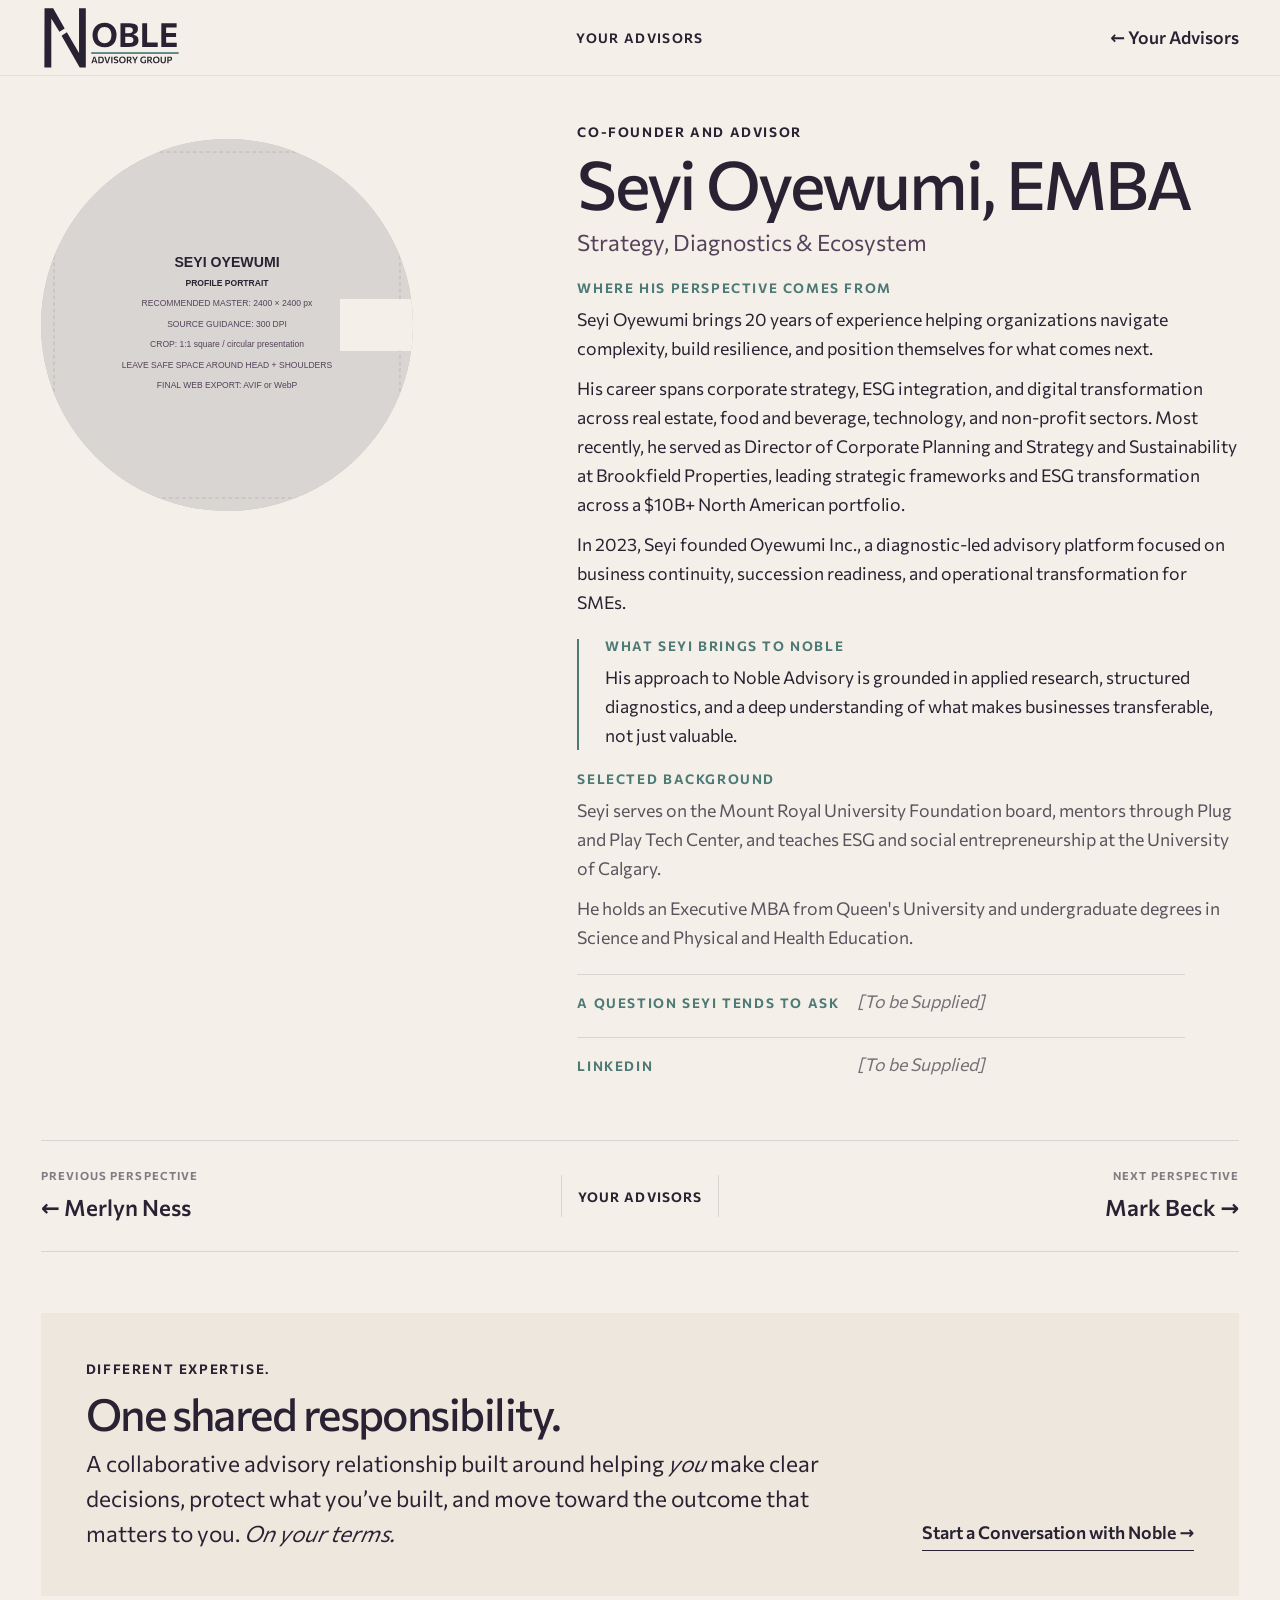
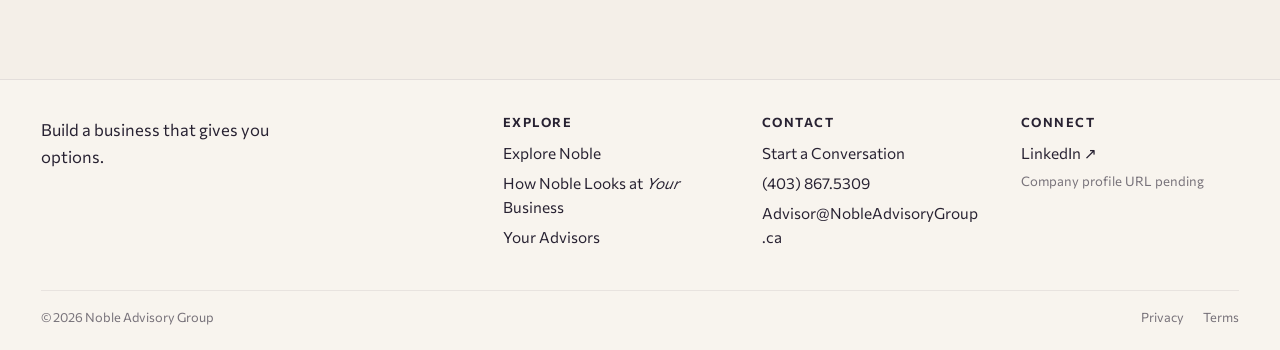
<file: advisors/seyi-oyewumi/index.html>
<!doctype html>
<html lang="en">
<head>
<meta charset="utf-8">
<meta name="viewport" content="width=device-width, initial-scale=1">
<meta name="description" content="Seyi Oyewumi, EMBA, Co-Founder and Advisor at Noble Advisory Group, brings strategy, diagnostics, continuity, succession readiness, and transformation experience to the Noble relationship.">
<title>Seyi Oyewumi, EMBA | Noble Advisory Group</title>
<link rel="preconnect" href="https://fonts.googleapis.com">
<link rel="preconnect" href="https://fonts.gstatic.com" crossorigin>
<link href="https://fonts.googleapis.com/css2?family=Commissioner:ital,wght@0,300..800;1,300..800&display=swap" rel="stylesheet">
<link rel="stylesheet" href="../../assets/css/tokens.css">
<link rel="stylesheet" href="../../assets/css/base.css">
<link rel="stylesheet" href="../../assets/css/components.css">
<link rel="stylesheet" href="../../assets/css/footer.css">
<link rel="stylesheet" href="../../assets/css/advisors.css">
</head>
<body class="founder-page">
<a class="skip-link" href="#founder-main">Skip to advisor profile</a>

<!--COMMENT: §§§ SECTION 1: SITE HEADER §§§-->
<header class="site-header">
  <a class="site-header__brand" href="../../index.html">
    <img src="../../assets/brand/noble-logo-primary.svg" alt="Noble Advisory Group">
  </a>
  <div class="site-header__context">Your Advisors</div>
  <a class="site-header__quiet-link" href="../index.html">← Your Advisors</a>
</header>

<!--COMMENT: §§§ SECTION 2: SEYI OYEWUMI PROFILE §§§-->
<main class="founder-main" id="founder-main">
  <article class="founder-profile">
    <div class="founder-profile__portrait">
      <img src="../../assets/images/advisors/seyi-oyewumi-profile.svg" alt="Seyi Oyewumi portrait placeholder">
      <span aria-hidden="true"></span>
    </div>

    <div class="founder-profile__copy">
      <div class="founder-profile__identity">
        <p class="eyebrow">Co-Founder and Advisor</p>
        <h1>Seyi Oyewumi, EMBA</h1>
        <p class="founder-profile__specialty">Strategy, Diagnostics &amp; Ecosystem</p>
      </div>

      <section class="founder-profile__section">
        <h2 class="micro-label">Where his perspective comes from</h2>
        <p>Seyi Oyewumi brings 20 years of experience helping organizations navigate complexity, build resilience, and position themselves for what comes next.</p>
        <p>His career spans corporate strategy, ESG integration, and digital transformation across real estate, food and beverage, technology, and non-profit sectors. Most recently, he served as Director of Corporate Planning and Strategy and Sustainability at Brookfield Properties, leading strategic frameworks and ESG transformation across a $10B+ North American portfolio.</p>
        <p>In 2023, Seyi founded Oyewumi Inc., a diagnostic-led advisory platform focused on business continuity, succession readiness, and operational transformation for SMEs.</p>
      </section>

      <section class="founder-profile__section founder-profile__section--emphasis">
        <h2 class="micro-label">What Seyi brings to Noble</h2>
        <p>His approach to Noble Advisory is grounded in applied research, structured diagnostics, and a deep understanding of what makes businesses transferable, not just valuable.</p>
      </section>

      <section class="founder-profile__section founder-profile__background">
        <h2 class="micro-label">Selected background</h2>
        <p>Seyi serves on the Mount Royal University Foundation board, mentors through Plug and Play Tech Center, and teaches ESG and social entrepreneurship at the University of Calgary.</p>
        <p>He holds an Executive MBA from Queen's University and undergraduate degrees in Science and Physical and Health Education.</p>
      </section>

      <section class="founder-profile__pending">
        <h2 class="micro-label">A question Seyi tends to ask</h2>
        <p>[To be Supplied]</p>
      </section>

      <section class="founder-profile__pending">
        <h2 class="micro-label">LinkedIn</h2>
        <p>[To be Supplied]</p>
      </section>
    </div>
  </article>

  <!--COMMENT: §§§ SECTION 3: FOUNDER PERSPECTIVE NAVIGATION §§§-->
  <nav class="founder-switcher" aria-label="Move between Noble advisors">
    <a class="founder-switcher__person founder-switcher__person--previous" href="../merlyn-ness/index.html">
      <span>Previous perspective</span>
      <strong>← Merlyn Ness</strong>
    </a>
    <a class="founder-switcher__overview" href="../index.html">Your Advisors</a>
    <a class="founder-switcher__person founder-switcher__person--next" href="../mark-beck/index.html">
      <span>Next perspective</span>
      <strong>Mark Beck →</strong>
    </a>
  </nav>

  <!--COMMENT: §§§ SECTION 4: CLIENT-CENTRIC NOBLE CLOSE §§§-->
  <section class="founder-team-close founder-team-close--client">
    <div class="founder-team-close__message">
      <p class="eyebrow">Different expertise.</p>
      <h2>One shared responsibility.</h2>
      <p>A collaborative advisory relationship built around helping <em>you</em> make clear decisions, protect what you’ve built, and move toward the outcome that matters to you. <em>On your terms.</em></p>
    </div>
    <a class="text-action" href="../../contact/index.html">Start a Conversation with Noble →</a>
  </section>
</main>

<!--COMMENT: §§§ SHARED COMPONENT: COMPACT FIRM FOOTER §§§-->
<footer class="firm-footer" data-firm-footer>
  <div class="firm-footer__inner">
    <section class="firm-footer__identity" aria-label="Noble Advisory Group">
      <p>Build a business that gives you options.</p>
    </section>
    <nav class="firm-footer__group" aria-label="Explore Noble">
      <h2>Explore</h2>
      <a href="../../explore/index.html#noble">Explore Noble</a>
      <a href="../../explore/index.html#business-view">How Noble Looks at <em>Your</em> Business</a>
      <a href="../../advisors/index.html">Your Advisors</a>
    </nav>
    <section class="firm-footer__group">
      <h2>Contact</h2>
      <a href="../../contact/index.html">Start a Conversation</a>
      <a href="tel:+14038675309">(403) 867.5309</a>
      <a href="mailto:Advisor@NobleAdvisoryGroup.ca">Advisor@NobleAdvisoryGroup.ca</a>
    </section>
    <section class="firm-footer__group">
      <h2>Connect</h2>
      <a href="https://www.linkedin.com/" target="_blank" rel="noopener noreferrer">LinkedIn ↗</a>
      <span>Company profile URL pending</span>
    </section>
    <div class="firm-footer__legal">
      <p>© 2026 Noble Advisory Group</p>
      <div><a href="../../privacy/index.html">Privacy</a><a href="../../terms/index.html">Terms</a></div>
    </div>
  </div>
</footer>
</body>
</html>
</file>
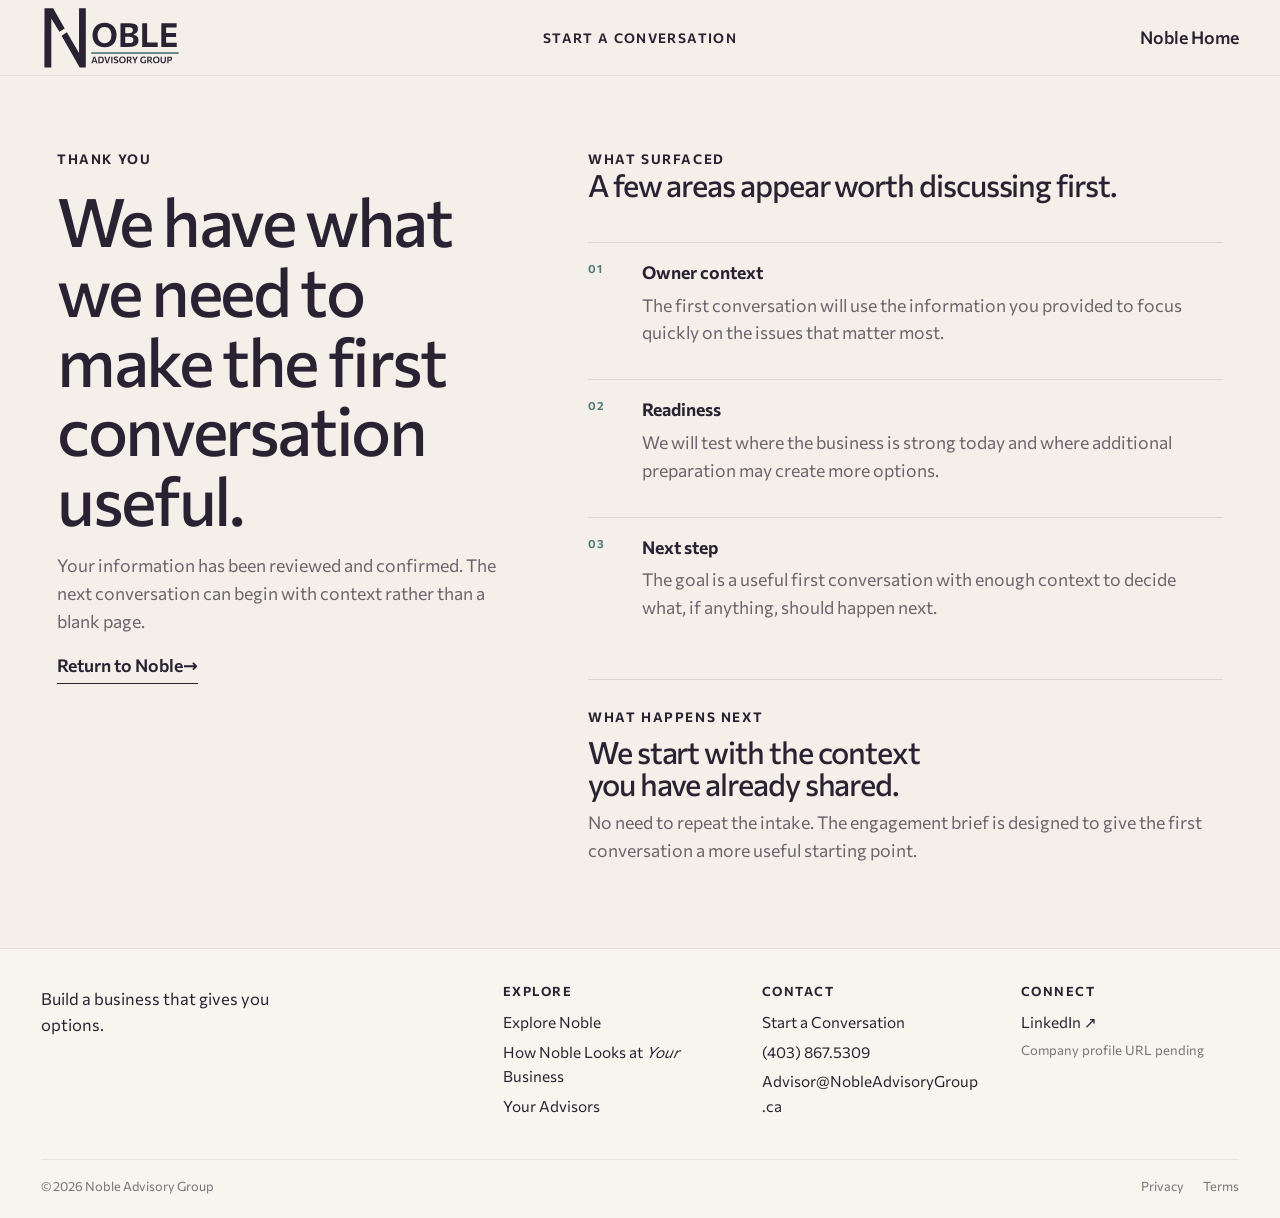
<file: contact/thank-you/index.html>
<!doctype html>
<html lang="en">
<head>
<meta charset="utf-8">
<meta name="viewport" content="width=device-width, initial-scale=1">
<meta name="description" content="Confirmation page for Noble Advisory Group's structured engagement intake.">
<title>Thank You | Noble Advisory Group</title>
<link rel="preconnect" href="https://fonts.googleapis.com">
<link rel="preconnect" href="https://fonts.gstatic.com" crossorigin>
<link href="https://fonts.googleapis.com/css2?family=Commissioner:ital,wght@0,300..800;1,300..800&display=swap" rel="stylesheet">
<link rel="stylesheet" href="../../assets/css/tokens.css">
<link rel="stylesheet" href="../../assets/css/base.css">
<link rel="stylesheet" href="../../assets/css/components.css">
<link rel="stylesheet" href="../../assets/css/footer.css">
<link rel="stylesheet" href="../../assets/css/intake.css">
<script src="../../assets/js/thank-you.js" defer></script>
</head>
<body class="intake-page thank-you-page">
<a class="skip-link" href="#thank-you-main">Skip to confirmation</a>
<header class="site-header">
  <a class="site-header__brand" href="../../index.html"><img src="../../assets/brand/noble-logo-primary.svg" alt="Noble Advisory Group"></a>
  <div class="site-header__context">Start a Conversation</div>
  <a class="site-header__quiet-link" href="../../index.html">Noble Home</a>
</header>

<main class="thank-you-main" id="thank-you-main">
  <section class="thank-you-main__message">
    <p class="eyebrow">Thank You</p>
    <h1 data-thank-you-title>We have what we need to make the first conversation useful.</h1>
    <p>Your information has been reviewed and confirmed. The next conversation can begin with context rather than a blank page.</p>
    <div><a class="button-link" href="../../explore/index.html#options">Return to Noble <span aria-hidden="true">→</span></a></div>
  </section>

  <section class="thank-you-main__detail" aria-labelledby="thank-you-detail-title">
    <div>
      <p class="eyebrow">What surfaced</p>
      <h2 id="thank-you-detail-title">A few areas appear worth discussing first.</h2>
    </div>
    <div class="intake-observations" data-thank-you-observations>
      <article class="intake-observation"><span class="intake-observation__number">01</span><div class="intake-observation__content"><strong>Owner context</strong><p>The first conversation will use the information you provided to focus quickly on the issues that matter most.</p></div></article>
      <article class="intake-observation"><span class="intake-observation__number">02</span><div class="intake-observation__content"><strong>Readiness</strong><p>We will test where the business is strong today and where additional preparation may create more options.</p></div></article>
      <article class="intake-observation"><span class="intake-observation__number">03</span><div class="intake-observation__content"><strong>Next step</strong><p>The goal is a useful first conversation with enough context to decide what, if anything, should happen next.</p></div></article>
    </div>
    <div class="thank-you-next-step">
      <p class="eyebrow">What happens next</p>
      <h2>We start with the context you have already shared.</h2>
      <p>No need to repeat the intake. The engagement brief is designed to give the first conversation a more useful starting point.</p>
    </div>
  </section>
</main>

<footer class="firm-footer" data-firm-footer>
  <div class="firm-footer__inner">
    <section class="firm-footer__identity" aria-label="Noble Advisory Group">
      <p>Build a business that gives you options.</p>
    </section>
    <nav class="firm-footer__group" aria-label="Explore Noble">
      <h2>Explore</h2>
      <a href="../../explore/index.html#noble">Explore Noble</a>
      <a href="../../explore/index.html#business-view">How Noble Looks at <em>Your</em> Business</a>
      <a href="../../advisors/index.html">Your Advisors</a>
    </nav>
    <section class="firm-footer__group">
      <h2>Contact</h2>
      <a href="../index.html">Start a Conversation</a>
      <a href="tel:+14038675309">(403) 867.5309</a>
      <a href="mailto:Advisor@NobleAdvisoryGroup.ca">Advisor@NobleAdvisoryGroup.ca</a>
    </section>
    <section class="firm-footer__group">
      <h2>Connect</h2>
      <a href="https://www.linkedin.com/" target="_blank" rel="noopener noreferrer">LinkedIn ↗</a>
      <span>Company profile URL pending</span>
    </section>
    <div class="firm-footer__legal">
      <p>© 2026 Noble Advisory Group</p>
      <div><a href="../../privacy/index.html">Privacy</a><a href="../../terms/index.html">Terms</a></div>
    </div>
  </div>
</footer>
</body>
</html>
</file>
<file: assets/css/tokens.css>
/*COMMENT: §§§ SECTION 1: BRAND COLOR TOKENS §§§*/
/*COMMENT: [DEFINE APPROVED BRAND AND SURFACE COLORS]*/
:root {
    --color-ink-plum: #282232; /* #282232 [Ink Plum] */
    --color-smoky-aubergine: #534259; /* #534259 [Smoky Aubergine] */
    --color-warm-bone: #F4EFE8; /* #F4EFE8 [Warm Bone] */
    --color-muted-stone: #C8BFB4; /* #C8BFB4 [Muted Stone] */
    --color-patinated-teal: #4E7A76; /* #4E7A76 [Patinated Teal] */
    --color-near-black: #1F1C1F; /* #1F1C1F [Near Black] */
    --color-paper: #F8F4EE; /* #F8F4EE [Warm Paper] */
    --color-bone-soft: #EEE7DE; /* #EEE7DE [Soft Bone] */
    --color-white-soft: #FFFDF9; /* #FFFDF9 [Soft White] */

    --text-primary: var(--color-ink-plum);
    --surface-primary: var(--color-warm-bone);
    --surface-process: var(--color-near-black);
}


/*COMMENT: §§§ SECTION 2: TYPOGRAPHY TOKENS §§§*/
/*COMMENT: [DEFINE COMMISSIONER TYPE SCALE AND TEXT MEASURES]*/
:root {
    --font-sans: "Commissioner", system-ui, -apple-system, BlinkMacSystemFont, "Segoe UI", sans-serif;

    --step--1: clamp(0.78rem, 0.74rem + 0.12vw, 0.88rem);
    --step-0: clamp(1rem, 0.96rem + 0.18vw, 1.13rem);
    --step-1: clamp(1.15rem, 1.04rem + 0.46vw, 1.45rem);
    --step-2: clamp(1.42rem, 1.16rem + 0.95vw, 2rem);
    --step-3: clamp(1.9rem, 1.45rem + 1.65vw, 3rem);
    --step-4: clamp(2.6rem, 1.8rem + 3vw, 4.85rem);
    --step-5: clamp(3.4rem, 2.25rem + 4.4vw, 6.8rem);

    --measure: 64ch;
    --measure-narrow: 48ch;
}


/*COMMENT: §§§ SECTION 3: SPACING AND LAYOUT TOKENS §§§*/
/*COMMENT: [DEFINE RESPONSIVE SPACING AND FRAME DIMENSIONS]*/
:root {
    --space-1: clamp(0.4rem, 0.3rem + 0.3vw, 0.65rem);
    --space-2: clamp(0.8rem, 0.68rem + 0.45vw, 1.15rem);
    --space-3: clamp(1.25rem, 1rem + 0.8vw, 1.85rem);
    --space-4: clamp(1.8rem, 1.35rem + 1.5vw, 2.85rem);
    --space-5: clamp(2.6rem, 1.9rem + 2.4vw, 4.25rem);
    --space-6: clamp(3.5rem, 2.5rem + 3.4vw, 6rem);

    --page-gutter: clamp(1.25rem, 3.2vw, 4.25rem);
    --header-height: 4.75rem;
    --experience-nav-height: 4.25rem;
    --max-content: 92rem;
}


/*COMMENT: §§§ SECTION 4: INTERACTION TOKENS §§§*/
/*COMMENT: [DEFINE FOCUS AND MOTION BEHAVIOR]*/
:root {
    --focus-ring: 2px solid var(--color-patinated-teal);
    --ease-noble: cubic-bezier(0.2, 0.75, 0.25, 1);
    --transition-fast: 180ms var(--ease-noble);
    --transition-medium: 360ms var(--ease-noble);
}
</file>
<file: assets/css/base.css>
/*COMMENT: §§§ SECTION 1: RESET AND DOCUMENT BASELINE §§§*/
/*COMMENT: [DEFINE RESET AND DOCUMENT BASELINE STYLES]*/
*, *::before, *::after {
    box-sizing: border-box;
}

html {
    scroll-behavior: smooth;
    background: var(--color-warm-bone);
}

body {
    margin: 0;
    color: var(--text-primary);
    background: var(--surface-primary);
    font-family: var(--font-sans);
    font-size: var(--step-0);
    line-height: 1.58;
    -webkit-font-smoothing: antialiased;
}

img, svg {
    display: block;
    max-width: 100%;
}

a {
    color: inherit;
    text-decoration: none;
}

button, input, textarea, select {
    font: inherit;
}

button {
    color: inherit;
}

p, h1, h2, h3, blockquote {
    margin: 0;
}

ul {
    margin: 0;
    padding: 0;
}

/*COMMENT: §§§ SECTION 2: TYPE ROLES §§§*/
/*COMMENT: [DEFINE TYPE ROLES STYLES]*/
h1, h2, h3 {
    font-weight: 480;
    line-height: 1.04;
    letter-spacing: -0.035em;
    text-wrap: balance;
}

h1 {
    font-size: var(--step-4);
}

h2 {
    font-size: var(--step-2);
}

h3 {
    font-size: var(--step-1);
}

em {
    font-style: italic;
    font-variation-settings: "slnt" -10;
    font-weight: 380;
}

.intro {
    max-width: var(--measure);
    font-size: var(--step-1);
    line-height: 1.48;
    text-wrap: pretty;
}

.eyebrow, .micro-label {
    font-size: var(--step--1);
    font-weight: 650;
    letter-spacing: 0.12em;
    text-transform: uppercase;
}

.micro-label {
    color: var(--color-patinated-teal);
}

/*COMMENT: §§§ SECTION 3: ACCESSIBILITY AND SHARED INTERACTION §§§*/
/*COMMENT: [DEFINE ACCESSIBILITY AND SHARED INTERACTION STYLES]*/
:focus-visible {
    outline: var(--focus-ring);
    outline-offset: 4px;
}

.skip-link {
    position: fixed;
    z-index: 999;
    top: 0.5rem;
    left: 0.5rem;
    transform: translateY(-150%);
    padding: 0.65rem 0.9rem;
    background: var(--color-near-black);
    color: var(--color-white-soft);
}

.skip-link:focus {
    transform: translateY(0);
}

.visually-hidden {
    position: absolute !important;
    width: 1px !important;
    height: 1px !important;
    padding: 0 !important;
    margin: -1px !important;
    overflow: hidden !important;
    clip: rect(0,0,0,0) !important;
    white-space: nowrap !important;
    border: 0 !important;
}

/*COMMENT: §§§ SECTION 4: GLOBAL HEADER §§§*/
/*COMMENT: [DEFINE GLOBAL HEADER STYLES]*/
.site-header {
    position: relative;
    z-index: 80;
    display: grid;
    grid-template-columns: 1fr auto 1fr;
    align-items: center;
    min-height: var(--header-height);
    padding: 0 var(--page-gutter);
    background: var(--color-warm-bone);
    border-bottom: 1px solid rgba(40,34,50,0.08);
}

.site-header__brand {
    width: clamp(7.7rem, 11vw, 10.45rem);
    justify-self: start;
}

.site-header__context {
    justify-self: center;
    font-size: var(--step--1);
    font-weight: 620;
    letter-spacing: 0.1em;
    text-transform: uppercase;
}

.site-header__menu, .site-header__quiet-link {
    justify-self: end;
    border: 0;
    background: transparent;
    padding: 0.7rem 0;
    cursor: pointer;
    font-weight: 560;
}

.text-action {
    display: inline-flex;
    align-items: center;
    gap: 0.55rem;
    font-weight: 600;
    border-bottom: 1px solid currentColor;
    padding-bottom: 0.18rem;
}

.text-action--light {
    color: var(--color-warm-bone);
}

@media (max-width: 720px) {
    .site-header {
        grid-template-columns: 1fr auto;
    }

    .site-header__context {
        display: none;
    }

    .site-header__menu,
    .site-header__quiet-link {
        min-height: 3rem;
        display: inline-flex;
        align-items: center;
    }

    .site-header__brand {
        min-height: 3rem;
        display: inline-flex;
        align-items: center;
    }

}

@media (prefers-reduced-motion: reduce) {
    *, *::before, *::after {
        scroll-behavior: auto !important;
        transition-duration: 0.01ms !important;
        animation-duration: 0.01ms !important;
        animation-iteration-count: 1 !important;
    }

}
</file>
<file: assets/css/components.css>
/*COMMENT: §§§ SECTION 1: DRAWER MENU §§§*/
/*COMMENT: [DEFINE DRAWER MENU STYLES]*/
.menu-drawer {
    position: fixed;
    z-index: 160;
    inset: 0;
    visibility: hidden;
    pointer-events: none;
}

.menu-drawer[aria-hidden="false"] {
    visibility: visible;
    pointer-events: auto;
}

.menu-drawer__scrim {
    position: absolute;
    inset: 0;
    border: 0;
    background: rgba(31,28,31,0.42);
    opacity: 0;
    transition: opacity var(--transition-medium);
}

.menu-drawer[aria-hidden="false"] .menu-drawer__scrim {
    opacity: 1;
}

.menu-drawer__panel {
    position: absolute;
    inset: 0 0 0 auto;
    width: min(34rem, 92vw);
    background: var(--color-ink-plum);
    color: var(--color-warm-bone);
    padding: var(--space-3) var(--space-4);
    transform: translateX(100%);
    transition: transform var(--transition-medium);
    display: flex;
    flex-direction: column;
}

.menu-drawer[aria-hidden="false"] .menu-drawer__panel {
    transform: translateX(0);
}

.menu-drawer__header {
    display: flex;
    justify-content: space-between;
    align-items: center;
    padding-bottom: var(--space-4);
    font-size: var(--step--1);
    letter-spacing: 0.1em;
    text-transform: uppercase;
}

.menu-drawer__header button {
    border: 0;
    background: none;
    color: inherit;
    cursor: pointer;
}

.menu-drawer__links {
    display: grid;
    gap: 0;
}

.menu-drawer__links a {
    display: flex;
    justify-content: space-between;
    gap: 1rem;
    align-items: baseline;
    padding: 1rem 0;
    border-top: 1px solid rgba(244,239,232,0.18);
    font-size: var(--step-2);
    line-height: 1.18;
}

.menu-drawer__links a:last-child {
    border-bottom: 1px solid rgba(244,239,232,0.18);
}

.menu-drawer__utility {
    margin-top: auto;
    display: flex;
    flex-wrap: wrap;
    gap: 0.75rem 1.5rem;
    font-size: var(--step--1);
    opacity: 0.78;
}

body.has-open-menu {
    overflow: hidden;
}


/*COMMENT: [SURFACE ACTIVE CHAPTER STATE INSIDE THE DRAWER]*/
.menu-drawer__links a[aria-current="step"] {
    color: var(--color-white-soft);
}

.menu-drawer__links a[aria-current="step"] > span:last-child {
    color: var(--color-patinated-teal);
}

@media (max-width: 720px) {
    .menu-drawer__header button {
        min-height: 3rem;
        min-width: 3rem;
    }

    .menu-drawer__links a {
        min-height: 3.25rem;
        align-items: center;
    }
}
</file>
<file: assets/css/footer.css>
/*COMMENT: §§§ SECTION 1: COMPACT INSTITUTIONAL FOOTER §§§*/
/*COMMENT: [DEFINE COMPACT INSTITUTIONAL FOOTER STYLES]*/
.firm-footer {
    background: var(--color-paper);
    color: var(--color-ink-plum);
    border-top: 1px solid rgba(40,34,50,0.1);
}

.firm-footer__inner {
    max-width: var(--max-content);
    margin: 0 auto;
    padding: clamp(2rem, 4vh, 3.25rem) var(--page-gutter) clamp(1.15rem, 2.5vh, 2rem);
    display: grid;
    grid-template-columns: minmax(13rem, 1.35fr) repeat(3, minmax(9rem, 0.7fr));
    gap: var(--space-4);
}

.firm-footer__identity {
    display: grid;
    align-content: start;
    gap: 0.45rem;
}


.firm-footer__identity p {
    max-width: 26ch;
    font-size: 1.04rem;
}

.firm-footer__identity span, .firm-footer__group span {
    font-size: 0.82rem;
    color: rgba(40,34,50,0.62);
}

.firm-footer__group {
    display: grid;
    align-content: start;
    gap: 0.35rem;
    font-size: 0.96rem;
}

.firm-footer__group h2 {
    font-size: 0.8rem;
    font-weight: 650;
    letter-spacing: 0.12em;
    text-transform: uppercase;
    margin-bottom: 0.35rem;
}

.firm-footer__group a:hover {
    text-decoration: underline;
    text-underline-offset: 0.2em;
}

.firm-footer__legal {
    grid-column: 1 / -1;
    display: flex;
    justify-content: space-between;
    gap: 1rem;
    padding-top: 1rem;
    border-top: 1px solid rgba(40,34,50,0.08);
    font-size: 0.8rem;
    color: rgba(40,34,50,0.62);
}

.firm-footer__legal div {
    display: flex;
    gap: 1.2rem;
}

@media (max-width: 900px) {
    .firm-footer__inner {
        grid-template-columns: 1.35fr 1fr 1fr;
    }

    .firm-footer__identity {
        grid-column: 1 / -1;
    }

}

@media (max-width: 620px) {
    .firm-footer__inner {
        grid-template-columns: 1fr 1fr;
        gap: var(--space-3);
    }

    .firm-footer__group:last-of-type {
        grid-column: 1 / -1;
    }

    .firm-footer__legal {
        align-items: flex-start;
    }

}

/*COMMENT: [ALLOW LONG CONTACT VALUES TO WRAP WITHOUT BREAKING FOOTER COLUMNS]*/
.firm-footer__group a {
    overflow-wrap: anywhere;
}
</file>
<file: assets/css/foyer.css>
/*COMMENT: §§§ SECTION 1: FOYER FRAME §§§*/
/*COMMENT: [ESTABLISH NOBLE BEFORE ASKING THE VISITOR TO CHOOSE A PATH]*/
.foyer-page {
    min-height: 100vh;
    background: var(--color-warm-bone);
}

/*COMMENT: [USE A QUIET TWO-POINT HEADER: BRAND LEFT, NAVIGATION RIGHT]*/
.site-header--entry {
    position: relative;
    border-bottom: 0;
    grid-template-columns: minmax(0, 1fr) auto;
}

.site-header--entry .site-header__menu {
    justify-self: end;
}

.foyer-main {
    overflow: hidden;
}

.foyer {
    max-width: var(--max-content);
    margin: 0 auto;
    padding: clamp(2.25rem, 6vw, 6rem) var(--page-gutter) clamp(3rem, 7vw, 7rem);
}

.foyer__opening {
    display: grid;
    grid-template-columns: minmax(0, 1.34fr) minmax(18rem, 0.66fr);
    align-items: end;
    gap: clamp(2.5rem, 7vw, 8rem);
    padding-bottom: clamp(3rem, 7vw, 7rem);
    border-bottom: 1px solid rgba(40, 34, 50, 0.13);
}

.foyer__statement h1 {
    max-width: 12.5ch;
    margin-top: 0.65rem;
    font-size: clamp(3.4rem, 7vw, 7.4rem);
    line-height: 0.94;
    letter-spacing: -0.055em;
    text-wrap: balance;
}

.foyer__statement h1 em {
    display: block;
}

.foyer__orientation {
    display: grid;
    align-content: end;
    gap: 1.25rem;
    padding-bottom: 0.45rem;
}

.foyer__orientation > p {
    max-width: 42ch;
    font-size: clamp(1.05rem, 1.35vw, 1.32rem);
    line-height: 1.58;
}

.foyer__orientation strong {
    font-weight: 650;
}

.foyer__entry {
    justify-self: start;
    display: inline-flex;
    align-items: center;
    gap: 0.75rem;
    min-height: 3.25rem;
    padding: 0 1.2rem;
    background: var(--color-ink-plum);
    color: var(--color-warm-bone);
    font-weight: 620;
    transition: background var(--transition-fast), transform var(--transition-fast);
}

.foyer__entry:hover,
.foyer__entry:focus-visible {
    background: var(--color-smoky-aubergine);
    transform: translateX(0.18rem);
}

.foyer__entry span {
    font-size: 1.08em;
}

/*COMMENT: §§§ SECTION 2: POSITIONING SEQUENCE §§§*/
/*COMMENT: [MOVE FROM IDENTITY TO URGENCY TO THE WORK WITHOUT REPEATING EXPLORE]*/
.foyer__sequence {
    display: grid;
    grid-template-columns: repeat(3, minmax(0, 1fr));
    gap: 0;
    padding-top: clamp(2.5rem, 5vw, 5rem);
}

.foyer__idea {
    position: relative;
    display: grid;
    align-content: start;
    gap: 0.85rem;
    padding: 0 clamp(1.4rem, 3.2vw, 3.5rem);
}

.foyer__idea:first-child {
    padding-left: 0;
}

.foyer__idea:last-child {
    padding-right: 0;
}

.foyer__idea + .foyer__idea {
    border-left: 1px solid rgba(40, 34, 50, 0.13);
}

.foyer__idea-index {
    font-size: var(--step--1);
    font-weight: 650;
    letter-spacing: 0.12em;
    text-transform: uppercase;
    color: var(--color-patinated-teal);
}

.foyer__idea h2 {
    max-width: 18ch;
    font-size: clamp(1.55rem, 2.1vw, 2.35rem);
    line-height: 1.08;
    letter-spacing: -0.035em;
}

.foyer__idea p {
    max-width: 43ch;
    font-size: 0.98rem;
    line-height: 1.62;
    color: rgba(40, 34, 50, 0.76);
}

.foyer__outcome {
    display: grid;
    grid-template-columns: minmax(0, 0.66fr) minmax(0, 1.34fr);
    align-items: start;
    gap: clamp(2rem, 6vw, 7rem);
    margin-top: clamp(3rem, 7vw, 7rem);
    padding-top: clamp(2.25rem, 5vw, 4.5rem);
    border-top: 1px solid rgba(40, 34, 50, 0.13);
}

.foyer__outcome h2 {
    max-width: 13ch;
    font-size: clamp(2rem, 4vw, 4.35rem);
    line-height: 1;
    letter-spacing: -0.045em;
}

.foyer__outcome-copy {
    display: grid;
    gap: 1.2rem;
    max-width: 49rem;
}

.foyer__outcome-copy p {
    max-width: 62ch;
    font-size: clamp(1rem, 1.25vw, 1.2rem);
    line-height: 1.65;
}

.foyer__outcome-copy .text-action {
    justify-self: start;
}

/*COMMENT: §§§ SECTION 3: RESPONSIVE FOYER §§§*/
/*COMMENT: [PRESERVE THE NARRATIVE ORDER WHILE REDUCING THE COMPOSITION]*/
@media (max-width: 900px) {
    .foyer__opening {
        grid-template-columns: 1fr;
        align-items: start;
        gap: var(--space-4);
    }

    .foyer__orientation {
        padding-bottom: 0;
    }

    .foyer__sequence {
        grid-template-columns: 1fr;
        gap: 0;
    }

    .foyer__idea,
    .foyer__idea:first-child,
    .foyer__idea:last-child {
        padding: var(--space-3) 0;
    }

    .foyer__idea + .foyer__idea {
        border-left: 0;
        border-top: 1px solid rgba(40, 34, 50, 0.13);
    }

    .foyer__idea p {
        max-width: 58ch;
    }

    .foyer__outcome {
        grid-template-columns: 1fr;
        gap: var(--space-3);
    }

    .foyer__outcome h2 {
        max-width: 16ch;
    }
}

@media (max-width: 720px) {
    .site-header--entry {
        grid-template-columns: minmax(0, 1fr) auto;
    }

    .foyer {
        padding-top: var(--space-4);
    }

    .foyer__statement h1 {
        font-size: clamp(3rem, 15vw, 5.2rem);
    }
}

@media (max-width: 480px) {
    .foyer__entry {
        width: 100%;
        justify-content: space-between;
    }
}
</file>
<file: assets/css/advisors.css>
/*COMMENT: §§§ SECTION 1: ADVISOR OVERVIEW §§§*/
/*COMMENT: [DEFINE ADVISOR PAGE CANVAS]*/
.advisors-main,
.founder-main {
    max-width: var(--max-content);
    margin: 0 auto;
    padding: var(--space-6) var(--page-gutter);
}

/*COMMENT: [DEFINE ADVISOR RELATIONSHIP INTRODUCTION]*/
.advisors-intro {
    max-width: 62rem;
    display: grid;
    gap: var(--space-2);
}

.advisors-intro h1 {
    max-width: 15ch;
    font-size: var(--step-5);
}

.advisors-intro__note {
    max-width: 66ch;
    color: rgba(40, 34, 50, 0.70);
}

/*COMMENT: [DEFINE THREE-PERSPECTIVE SYSTEM]*/
.advisor-system {
    position: relative;
    margin-top: var(--space-6);
    min-height: 34rem;
    display: grid;
    grid-template-columns: repeat(3, minmax(0, 1fr));
    gap: clamp(1.75rem, 4vw, 5rem);
    align-items: center;
}

.advisor-node {
    position: relative;
    z-index: 2;
    display: grid;
    justify-items: center;
    gap: 0.65rem;
    text-align: center;
    transition:
        opacity var(--transition-medium),
        transform var(--transition-medium);
}

.advisor-system:has(.advisor-node:hover) .advisor-node:not(:hover) {
    opacity: 0.42;
}

.advisor-node:hover,
.advisor-node:focus-visible {
    transform: translateY(-0.35rem);
}

.advisor-node--two {
    transform: translateY(-1.75rem);
}

.advisor-node--two:hover,
.advisor-node--two:focus-visible {
    transform: translateY(-2.10rem);
}

.advisor-node__portrait {
    width: clamp(10.5rem, 17vw, 16rem);
    aspect-ratio: 3 / 4;
    overflow: hidden;
    background: var(--color-muted-stone);
}

.advisor-node__portrait img {
    width: 100%;
    height: 100%;
    object-fit: cover;
}

.advisor-node__lens {
    max-width: 30ch;
    font-size: 0.70rem;
    font-weight: 650;
    line-height: 1.45;
    letter-spacing: 0.10em;
    text-transform: uppercase;
    color: var(--color-patinated-teal);
}

.advisor-node h2 {
    max-width: 13ch;
    font-size: var(--step-2);
    text-wrap: balance;
}

.advisor-node p {
    max-width: 34ch;
    font-size: 0.92rem;
    line-height: 1.55;
    color: rgba(40, 34, 50, 0.68);
}

.advisor-system__connection {
    position: absolute;
    z-index: 0;
    top: 48%;
    right: 12%;
    left: 12%;
    height: 1px;
    background: rgba(78, 122, 118, 0.32);
}

.advisor-system__connection::after {
    content: "";
    position: absolute;
    left: 50%;
    width: 1.2rem;
    height: 5px;
    background: var(--color-warm-bone);
    transform: translate(-50%, -2px);
}

/*COMMENT: [DEFINE TEAM-LEVEL INVITATION]*/
.team-invitation {
    margin-top: var(--space-5);
    max-width: 58rem;
    display: grid;
    gap: var(--space-2);
}

.team-invitation h2 {
    max-width: 22ch;
    font-size: var(--step-3);
}


/*COMMENT: §§§ SECTION 2: COMPACT CO-FOUNDER PROFILE §§§*/
/*COMMENT: [DEFINE PROFILE PAGE RHYTHM]*/
.founder-main {
    padding-top: clamp(2.5rem, 5vh, 4.5rem);
}

.founder-profile {
    max-width: 76rem;
    margin: 0 auto;
    display: grid;
    grid-template-columns: minmax(18rem, 0.82fr) minmax(0, 1.18fr);
    gap: clamp(2.5rem, 6vw, 6.5rem);
    align-items: start;
}

/*COMMENT: [DEFINE ADVISOR PORTRAIT AS A STRONGER HUMAN INTERRUPTION]*/
.founder-profile__portrait {
    position: relative;
    width: min(100%, 23.25rem);
    margin-top: clamp(0.25rem, 2vh, 1.5rem);
    aspect-ratio: 1;
    border-radius: 50%;
    overflow: hidden;
    background: var(--color-muted-stone);
}

.founder-profile__portrait img {
    width: 100%;
    height: 100%;
    object-fit: cover;
}

.founder-profile__portrait > span {
    position: absolute;
    top: 43%;
    right: -1px;
    width: 20%;
    height: 14%;
    background: var(--color-warm-bone);
}

/*COMMENT: [DEFINE PROFILE CONTENT HIERARCHY]*/
.founder-profile__copy {
    display: grid;
    gap: clamp(1.25rem, 2.4vh, 2rem);
}

.founder-profile__identity {
    display: grid;
    gap: 0.45rem;
}

.founder-profile__identity h1 {
    max-width: 18ch;
    font-size: var(--step-4);
    text-wrap: balance;
}

.founder-profile__specialty {
    max-width: 46ch;
    font-size: var(--step-1);
    line-height: 1.45;
    color: var(--color-smoky-aubergine);
}

.founder-profile__section {
    max-width: 61ch;
    display: grid;
    gap: 0.65rem;
}

.founder-profile__section p {
    line-height: 1.65;
}

.founder-profile__section--emphasis {
    padding-left: clamp(1rem, 2vw, 1.75rem);
    border-left: 2px solid var(--color-patinated-teal);
}

.founder-profile__background {
    max-width: 58ch;
    color: rgba(40, 34, 50, 0.76);
}

/*COMMENT: [DEFINE EXPLICIT CLIENT-SUPPLIED CONTENT GAPS]*/
.founder-profile__pending {
    max-width: 38rem;
    display: grid;
    grid-template-columns: minmax(10rem, 0.8fr) minmax(0, 1fr);
    gap: 1rem;
    align-items: baseline;
    padding-top: 0.8rem;
    border-top: 1px solid rgba(40, 34, 50, 0.13);
}

.founder-profile__pending p {
    font-style: italic;
    color: rgba(40, 34, 50, 0.62);
}

/*COMMENT: §§§ SECTION 3: FOUNDER-TO-FOUNDER NAVIGATION §§§*/
/*COMMENT: [DEFINE PROFILE-AWARE ADVISOR NAVIGATION]*/
.founder-switcher {
    max-width: 76rem;
    margin: var(--space-5) auto 0;
    padding: var(--space-3) 0;
    border-top: 1px solid rgba(40, 34, 50, 0.13);
    border-bottom: 1px solid rgba(40, 34, 50, 0.13);
    display: grid;
    grid-template-columns: minmax(0, 1fr) auto minmax(0, 1fr);
    gap: var(--space-3);
    align-items: center;
}

.founder-switcher__person {
    display: grid;
    gap: 0.3rem;
}

.founder-switcher__person--next {
    justify-items: end;
    text-align: right;
}

.founder-switcher__person > span {
    font-size: 0.7rem;
    font-weight: 650;
    letter-spacing: 0.1em;
    text-transform: uppercase;
    color: rgba(40, 34, 50, 0.56);
}

.founder-switcher__person > strong {
    font-size: var(--step-1);
    font-weight: 560;
}

.founder-switcher__overview {
    padding: 0.65rem 1rem;
    border-right: 1px solid rgba(40, 34, 50, 0.12);
    border-left: 1px solid rgba(40, 34, 50, 0.12);
    font-size: var(--step--1);
    font-weight: 650;
    letter-spacing: 0.08em;
    text-transform: uppercase;
}

.founder-switcher a:hover,
.founder-switcher a:focus-visible {
    color: var(--color-smoky-aubergine);
}

/*COMMENT: §§§ SECTION 4: CLIENT-CENTRIC NOBLE CLOSE §§§*/
/*COMMENT: [RETURN EACH FOUNDER PROFILE TO THE SHARED NOBLE RELATIONSHIP]*/
.founder-team-close {
    max-width: 76rem;
    margin: var(--space-5) auto 0;
}

.founder-team-close--client {
    display: grid;
    grid-template-columns: minmax(0, 1.45fr) auto;
    gap: var(--space-4) var(--space-6);
    align-items: end;
    padding: clamp(1.75rem, 3.5vw, 3.25rem);
    background: var(--color-bone-soft);
}

.founder-team-close__message {
    display: grid;
    gap: 0.65rem;
}

.founder-team-close__message h2 {
    max-width: 20ch;
    font-size: var(--step-3);
}

.founder-team-close__message > p:last-child {
    max-width: 64ch;
    font-size: var(--step-1);
    line-height: 1.55;
}

.founder-team-close--client .text-action {
    white-space: nowrap;
}

/*COMMENT: §§§ SECTION 5: RESPONSIVE ADVISOR EXPERIENCE §§§*/
@media (max-width: 960px) {
    .advisor-system {
        gap: clamp(1.25rem, 3vw, 2.5rem);
    }

    .advisor-node__lens {
        max-width: 25ch;
    }

    .founder-profile {
        grid-template-columns: minmax(16rem, 0.72fr) minmax(0, 1.28fr);
        gap: clamp(2rem, 5vw, 4rem);
    }
}

@media (max-width: 800px) {
    .advisor-system {
        min-height: 0;
        grid-template-columns: 1fr;
        gap: var(--space-5);
    }

    .advisor-node--two,
    .advisor-node--two:hover,
    .advisor-node--two:focus-visible,
    .advisor-node:hover,
    .advisor-node:focus-visible {
        transform: none;
    }

    .advisor-system__connection {
        display: none;
    }

    .founder-profile,
    .founder-team-close--client {
        grid-template-columns: 1fr;
    }

    .founder-profile__portrait {
        width: min(18.5rem, 76vw);
        margin-top: 0;
    }

    .founder-profile__pending {
        grid-template-columns: 1fr;
        gap: 0.35rem;
    }

    .founder-switcher {
        grid-template-columns: 1fr 1fr;
    }

    .founder-switcher__overview {
        grid-column: 1 / -1;
        grid-row: 1;
        justify-self: center;
        border: 0;
        padding: 0 0 var(--space-2);
    }

    .founder-team-close--client .text-action {
        white-space: normal;
        justify-self: start;
    }
}

@media (max-width: 520px) {
    .founder-switcher {
        grid-template-columns: 1fr;
        gap: var(--space-3);
    }

    .founder-switcher__overview {
        grid-column: auto;
        grid-row: auto;
        justify-self: start;
        order: -1;
        padding: 0;
    }

    .founder-switcher__person--next {
        justify-items: start;
        text-align: left;
    }
}


/*COMMENT: [KEEP THE THREE-PERSON RELATIONSHIP LEGIBLE AND COMPACT ON SMALL SCREENS]*/
@media (max-width: 800px) {
    .advisors-main,
    .founder-main {
        padding-top: var(--space-4);
    }

    .advisor-system {
        gap: 0;
        border-top: 1px solid rgba(40, 34, 50, 0.12);
    }

    .advisor-node {
        grid-template-columns: minmax(6.75rem, 8.25rem) minmax(0, 1fr);
        justify-items: start;
        gap: 0.38rem 1.25rem;
        padding: var(--space-3) 0;
        text-align: left;
        border-bottom: 1px solid rgba(40, 34, 50, 0.12);
    }

    .advisor-node__portrait {
        grid-column: 1;
        grid-row: 1 / 6;
        width: 100%;
        align-self: start;
    }

    .advisor-node__lens,
    .advisor-node h2,
    .advisor-node p,
    .advisor-node .text-action {
        grid-column: 2;
        max-width: 44ch;
    }

    .advisor-node__lens {
        align-self: end;
    }

    .advisor-node .text-action {
        margin-top: 0.25rem;
    }
}

@media (max-width: 520px) {
    .advisor-node {
        grid-template-columns: 5.75rem minmax(0, 1fr);
        gap: 0.32rem 1rem;
    }

    .advisor-node p {
        font-size: 0.86rem;
        line-height: 1.48;
    }
}
</file>
<file: assets/css/intake.css>
/*COMMENT: §§§ SECTION 1: INTAKE FRAME AND PROGRESS §§§*/
/*COMMENT: [DEFINE INTAKE FRAME AND PROGRESS STYLES]*/
.intake-page {
    background: var(--color-warm-bone);
}

.intake-main {
    max-width: 78rem;
    margin: 0 auto;
    padding: var(--space-4) var(--page-gutter) var(--space-6);
}

.intake-progress {
    display: grid;
    grid-template-columns: minmax(8rem, auto) 1fr;
    gap: 0.8rem var(--space-3);
    align-items: center;
    margin-bottom: var(--space-4);
}

.intake-progress__conversation-label {
    font-size: 0.74rem;
    font-weight: 650;
    letter-spacing: 0.1em;
    text-transform: uppercase;
}

.intake-progress__phases {
    display: flex;
    justify-content: space-between;
    gap: 1rem;
    font-size: 0.72rem;
    color: rgba(40,34,50,0.5);
}

.intake-progress__phases span.is-active {
    color: var(--color-ink-plum);
    font-weight: 620;
}

.intake-progress__track {
    grid-column: 1 / -1;
    position: relative;
    height: 1px;
    background: rgba(40,34,50,0.14);
}

.intake-progress__fill {
    height: 100%;
    width: 0;
    background: var(--color-patinated-teal);
    transition: width var(--transition-medium);
}

.intake-progress__break {
    position: absolute;
    left: 50%;
    top: -2px;
    width: 0.8rem;
    height: 5px;
    background: var(--color-warm-bone);
}

/*COMMENT: §§§ SECTION 2: CONVERSATIONAL STAGES §§§*/
/*COMMENT: [DEFINE CONVERSATIONAL STAGES STYLES]*/
.engagement-intake {
    display: grid;
    gap: var(--space-4);
}

.intake-stage {
    display: grid;
    grid-template-columns: minmax(16rem, 0.72fr) minmax(0, 1.28fr);
    gap: clamp(2rem, 6vw, 6rem);
    min-height: 28rem;
    align-items: start;
}

.intake-stage[hidden] {
    display: none !important;
}

.intake-stage__question {
    position: sticky;
    top: calc(var(--header-height) + 1rem);
    display: grid;
    gap: 0.9rem;
}

.intake-stage__question h2 {
    font-size: var(--step-3);
}

.intake-stage__question > p:last-child {
    color: rgba(40,34,50,0.66);
}

.intake-stage__answers {
    display: grid;
    gap: var(--space-3);
}

.choice-list {
    display: grid;
    gap: 0.55rem;
}

.choice-option {
    position: relative;
}

.choice-option input {
    position: absolute;
    opacity: 0;
    pointer-events: none;
}

.choice-option label {
    display: block;
    padding: 0.95rem 1rem;
    border: 1px solid rgba(40,34,50,0.16);
    cursor: pointer;
    transition: background var(--transition-fast), border-color var(--transition-fast), color var(--transition-fast);
}

.choice-option input:checked + label {
    background: var(--color-smoky-aubergine);
    color: var(--color-warm-bone);
    border-color: var(--color-smoky-aubergine);
}

.choice-option input:focus-visible + label {
    outline: var(--focus-ring);
    outline-offset: 3px;
}

.intake-field-group {
    display: grid;
    gap: 0.45rem;
}

.intake-field-group--two-column {
    grid-template-columns: 1fr 1fr;
    gap: var(--space-2);
}

.intake-field, .intake-select, .intake-textarea {
    width: 100%;
    border: 1px solid rgba(40,34,50,0.22);
    background: rgba(255,253,249,0.55);
    color: var(--color-ink-plum);
    padding: 0.9rem 0.95rem;
    border-radius: 0;
}

.intake-textarea {
    resize: vertical;
    min-height: 8rem;
    line-height: 1.55;
}

.intake-textarea--near-term {
    min-height: 13rem;
}

.intake-textarea--primary {
    min-height: 16rem;
}

.field-label, .intake-field-group > label {
    font-weight: 600;
}

.field-hint, .intake-field-group > p, .intake-response-cue {
    color: rgba(40,34,50,0.62);
    font-size: 0.9rem;
}

.conditional-panel {
    padding: var(--space-3);
    background: rgba(83,66,89,0.055);
    border-left: 3px solid var(--color-patinated-teal);
}

.conditional-panel[hidden] {
    display: none;
}

.intake-first-response__signal {
    color: var(--color-patinated-teal);
    font-size: 0.75rem;
    font-weight: 650;
    letter-spacing: 0.1em;
    text-transform: uppercase;
}

.intake-response-cue {
    display: grid;
    gap: 0.2rem;
    margin-top: 0.5rem;
}

.intake-response-cue strong {
    color: var(--color-ink-plum);
}

.intake-actions {
    display: grid;
    grid-template-columns: auto 1fr auto;
    gap: 1rem;
    align-items: center;
    padding-top: var(--space-2);
    border-top: 1px solid rgba(40,34,50,0.12);
}

.intake-button {
    border: 0;
    padding: 0.8rem 1rem;
    cursor: pointer;
}

.intake-button--primary {
    background: var(--color-ink-plum);
    color: var(--color-warm-bone);
}

.intake-button--secondary {
    background: transparent;
    border: 1px solid rgba(40,34,50,0.18);
}

.intake-button:disabled {
    opacity: 0.3;
    cursor: default;
}

.form-error {
    color: #7e2932;
    font-size: 0.88rem;
    text-align: center;
}

.intake-review {
    display: grid;
    gap: 1rem;
}

.intake-review__group {
    padding-bottom: 1rem;
    border-bottom: 1px solid rgba(40,34,50,0.11);
}

.intake-review__group h3 {
    margin-bottom: 0.5rem;
    font-size: 0.8rem;
    letter-spacing: 0.1em;
    text-transform: uppercase;
}

.intake-success {
    display: none;
    gap: var(--space-4);
}

.intake-success.is-visible {
    display: grid;
}

.intake-success__visitor {
    display: grid;
    grid-template-columns: 0.8fr 1.2fr;
    gap: var(--space-4);
}

.copy-stack {
    display: grid;
    gap: var(--space-2);
}

.intake-observations {
    display: grid;
    gap: 1rem;
}

.internal-brief-preview {
    padding: var(--space-3);
    border: 1px solid rgba(40,34,50,0.15);
    background: var(--color-paper);
}

.internal-brief-preview summary {
    cursor: pointer;
    font-weight: 620;
}

.internal-brief-preview__content {
    margin-top: var(--space-2);
    white-space: pre-wrap;
}

.internal-brief-preview__note {
    color: rgba(40,34,50,0.62);
    font-size: 0.88rem;
    margin: 0.8rem 0;
}

.button-link {
    display: inline-flex;
    padding-bottom: 0.2rem;
    border-bottom: 1px solid currentColor;
    font-weight: 600;
}

@media (max-width: 760px) {
    .intake-progress {
        grid-template-columns: 1fr;
    }

    .intake-progress__phases {
        overflow-x: auto;
        justify-content: flex-start;
    }

    .intake-stage, .intake-success__visitor {
        grid-template-columns: 1fr;
        min-height: 0;
    }

    .intake-stage__question {
        position: static;
    }

    .intake-field-group--two-column {
        grid-template-columns: 1fr;
    }

    .intake-actions {
        grid-template-columns: 1fr 1fr;
    }

    .form-error {
        grid-column: 1 / -1;
        grid-row: 2;
    }

}

/*COMMENT: §§§ SECTION 3: INTAKE DETAIL STATES §§§*/
/*COMMENT: [DEFINE INTAKE DETAIL STATES STYLES]*/
.intake-progress__fill {
    width: var(--intake-progress, 20%);
}

.intake-progress__phases span.is-current {
    color: var(--color-ink-plum);
    font-weight: 650;
}

.intake-progress__phases span.is-complete {
    color: var(--color-patinated-teal);
}

.conditional-panel[data-near-term-panel] {
    display: none;
}

.conditional-panel[data-near-term-panel].is-visible {
    display: grid;
    gap: var(--space-3);
}

.intake-writing-field {
    display: grid;
    gap: 0.65rem;
}

.intake-writing-field__cue {
    display: grid;
    gap: 0.2rem;
    font-size: 0.9rem;
    color: rgba(40,34,50,0.62);
}

.intake-writing-field__cue strong {
    color: var(--color-ink-plum);
    font-weight: 620;
}

.intake-first-response__introduction {
    display: grid;
    gap: 0.45rem;
}

.intake-observations > * {
    padding: 1rem 0;
    border-top: 1px solid rgba(40,34,50,0.11);
}

.heading-01 {
    font-size: var(--step-4);
}

.introduction-text {
    font-size: var(--step-1);
    max-width: 58ch;
}


/*COMMENT: §§§ MOBILE CONTINUITY: CONVERSATION PROGRESS §§§*/
@media (max-width: 760px) {
    .intake-main {
        padding-top: var(--space-3);
    }

    .intake-progress {
        position: sticky;
        z-index: 20;
        top: 0;
        margin: 0 calc(var(--page-gutter) * -1) var(--space-4);
        padding: 0.85rem var(--page-gutter) 0.8rem;
        background: rgba(244,239,232,0.96);
        backdrop-filter: blur(12px);
        border-bottom: 1px solid rgba(40,34,50,0.1);
    }

    .intake-progress__phases {
        display: grid;
        grid-template-columns: repeat(5, minmax(0, 1fr));
        gap: 0.35rem;
        width: 100%;
        overflow: visible;
        font-size: 0.62rem;
        line-height: 1.2;
        text-align: center;
    }

    .intake-progress__phases span {
        min-width: 0;
    }

    .intake-actions button,
    .choice-option label,
    .intake-field,
    .intake-select,
    .intake-textarea {
        min-height: 3rem;
    }
}

@media (max-width: 480px) {
    .intake-progress__phases {
        font-size: 0.56rem;
    }
}


/*COMMENT: §§§ SECTION 4: EXPLICIT CONSENT AND REVIEW CONFIRMATION §§§*/
.consent-option,
.review-confirmation {
    position: relative;
}

.consent-option input,
.review-confirmation input {
    position: absolute;
    opacity: 0;
    pointer-events: none;
}

.consent-option label,
.review-confirmation label {
    display: grid;
    grid-template-columns: auto minmax(0, 1fr);
    gap: 0.9rem;
    align-items: start;
    padding: 1rem 1.05rem;
    border: 1px solid rgba(40,34,50,0.24);
    background: rgba(255,253,249,0.62);
    cursor: pointer;
    transition: border-color var(--transition-fast), background var(--transition-fast);
}

.consent-option__check,
.review-confirmation__check {
    width: 1.35rem;
    height: 1.35rem;
    margin-top: 0.08rem;
    border: 1.5px solid var(--color-ink-plum);
    background: transparent;
    display: grid;
    place-items: center;
}

.consent-option__check::after,
.review-confirmation__check::after {
    content: "";
    width: 0.62rem;
    height: 0.34rem;
    border-left: 2px solid var(--color-warm-bone);
    border-bottom: 2px solid var(--color-warm-bone);
    transform: rotate(-45deg) translateY(-0.05rem);
    opacity: 0;
}

.consent-option label > span:last-child,
.review-confirmation label > span:last-child {
    display: grid;
    gap: 0.22rem;
}

.consent-option strong,
.review-confirmation strong {
    display: block;
    font-size: 0.78rem;
    letter-spacing: 0.08em;
    text-transform: uppercase;
}

.review-confirmation small {
    color: rgba(40,34,50,0.62);
    font-size: 0.86rem;
}

.consent-option input:checked + label,
.review-confirmation input:checked + label {
    border-color: var(--color-smoky-aubergine);
    background: rgba(83,66,89,0.075);
}

.consent-option input:checked + label .consent-option__check,
.review-confirmation input:checked + label .review-confirmation__check {
    background: var(--color-smoky-aubergine);
    border-color: var(--color-smoky-aubergine);
}

.consent-option input:checked + label .consent-option__check::after,
.review-confirmation input:checked + label .review-confirmation__check::after {
    opacity: 1;
}

.consent-option input:focus-visible + label,
.review-confirmation input:focus-visible + label {
    outline: var(--focus-ring);
    outline-offset: 3px;
}

.consent-option input[aria-invalid="true"] + label,
.review-confirmation input[aria-invalid="true"] + label {
    border-color: #7e2932;
    box-shadow: inset 3px 0 0 #7e2932;
}

.review-confirmation {
    margin-top: 0.4rem;
}

/*COMMENT: §§§ SECTION 5: DEDICATED THANK-YOU PAGE §§§*/
.thank-you-main {
    max-width: 78rem;
    margin: 0 auto;
    min-height: calc(100dvh - var(--header-height));
    padding: clamp(3rem, 8vh, 7rem) var(--page-gutter) var(--space-6);
    display: grid;
    grid-template-columns: minmax(17rem, 0.82fr) minmax(0, 1.18fr);
    gap: clamp(2.5rem, 7vw, 7rem);
    align-items: start;
}

.thank-you-main__message {
    display: grid;
    gap: var(--space-2);
    position: sticky;
    top: calc(var(--header-height) + 2rem);
}

.thank-you-main__message h1 {
    font-size: var(--step-4);
}

.thank-you-main__message p:not(.eyebrow) {
    max-width: 52ch;
    color: rgba(40,34,50,0.68);
}

.thank-you-main__detail {
    display: grid;
    gap: var(--space-4);
}

.thank-you-next-step {
    padding-top: var(--space-3);
    border-top: 1px solid rgba(40,34,50,0.12);
    display: grid;
    gap: 0.55rem;
}

.thank-you-next-step h2 {
    font-size: var(--step-2);
}

@media (max-width: 760px) {
    .thank-you-main {
        grid-template-columns: 1fr;
        min-height: 0;
    }

    .thank-you-main__message {
        position: static;
    }
}

.intake-observation {
    display: grid;
    grid-template-columns: 2.4rem minmax(0, 1fr);
    gap: 1rem;
}

.intake-observation__number {
    color: var(--color-patinated-teal);
    font-size: 0.72rem;
    font-weight: 650;
    letter-spacing: 0.08em;
}

.intake-observation__content {
    display: grid;
    gap: 0.3rem;
}

.intake-observation__content strong {
    font-weight: 650;
}

.intake-observation__content p,
.thank-you-next-step p:last-child {
    color: rgba(40,34,50,0.68);
}
</file>
<file: assets/css/explore.css>
/*COMMENT: §§§ SECTION 1: EXPERIENCE FRAME §§§*/
/*COMMENT: [DEFINE EXPERIENCE FRAME STYLES]*/
.experience-page {
    overflow: hidden;
}

.site-header--experience {
    position: fixed;
    inset: 0 0 auto 0;
    background: rgba(244,239,232,0.94);
    backdrop-filter: blur(14px);
    transition: background var(--transition-medium), color var(--transition-medium), border-color var(--transition-medium);
}

.site-header--experience .brand-dark {
    display: none;
}

.experience-page[data-active-chapter="conversation"] .site-header--experience {
    color: var(--color-warm-bone);
    background: rgba(40,34,50,0.95);
    border-color: rgba(244,239,232,0.15);
}

.experience-page[data-active-chapter="conversation"] .brand-light {
    display: none;
}

.experience-page[data-active-chapter="conversation"] .brand-dark {
    display: block;
}

.experience-shell {
    height: 100dvh;
    overflow: hidden;
}

.experience-track {
    display: flex;
    width: max-content;
    height: 100%;
    transform: translate3d(0,0,0);
    transition: transform 620ms var(--ease-noble);
}

.chapter {
    width: 100vw;
    height: 100dvh;
    overflow-y: auto;
    overscroll-behavior: contain;
    padding: calc(var(--header-height) + 1rem) 0 calc(var(--experience-nav-height) + 1rem);
    background: var(--color-warm-bone);
    scrollbar-width: thin;
    scrollbar-color: rgba(83,66,89,0.24) transparent;
}

.chapter__inner {
    width: min(100%, var(--max-content));
    min-height: calc(100dvh - var(--header-height) - var(--experience-nav-height) - 2rem);
    margin: 0 auto;
    padding: clamp(1.4rem, 3vh, 3rem) var(--page-gutter);
    display: grid;
    grid-template-columns: minmax(10rem, 0.55fr) minmax(0, 2.45fr) minmax(11rem, 0.72fr);
    gap: clamp(1.5rem, 3vw, 4rem);
    align-items: start;
}

.chapter__context {
    position: sticky;
    top: calc(var(--header-height) + 1.5rem);
    display: grid;
    gap: 0.7rem;
    max-width: 19rem;
}

.chapter__context > p:last-child {
    font-size: 0.92rem;
    color: rgba(40,34,50,0.66);
}

.chapter__content {
    min-width: 0;
}

.chapter__evidence {
    align-self: start;
    padding-top: 0.2rem;
    font-size: 0.9rem;
    color: rgba(40,34,50,0.68);
}

.chapter__evidence--facts {
    display: grid;
    gap: 1rem;
}

.chapter__evidence--facts div {
    display: grid;
    gap: 0.1rem;
}

.chapter__evidence--facts span {
    font-size: 0.72rem;
    letter-spacing: 0.1em;
    text-transform: uppercase;
}

.chapter__evidence--facts strong {
    font-weight: 540;
    color: var(--color-ink-plum);
}

/*COMMENT: §§§ SECTION 2: NOBLE ORIENTATION §§§*/
/*COMMENT: [DEFINE NOBLE ORIENTATION STYLES]*/
.orientation {
    display: grid;
    gap: var(--space-5);
}

.orientation__lead {
    display: grid;
    gap: var(--space-3);
}

.orientation__lead h1 {
    max-width: 16ch;
}

.orientation__principles {
    display: grid;
    grid-template-columns: 1fr 1fr;
    gap: var(--space-4);
}

.orientation__principles > div {
    display: grid;
    gap: 0.75rem;
    max-width: 48ch;
}

/*COMMENT: §§§ SECTION 3: OPTIONS AND READINESS §§§*/
/*COMMENT: [DEFINE OPTIONS AND READINESS STYLES]*/
.chapter__inner--options {
    align-items: center;
}

.options {
    display: grid;
    gap: clamp(3rem, 7vh, 6rem);
    align-content: center;
    min-height: 68vh;
}

.options__statement h1 {
    max-width: 12ch;
    font-size: var(--step-5);
}

.options__statement {
    display: grid;
    gap: 1rem;
}

.options__bridge {
    max-width: 54rem;
    display: grid;
    grid-template-columns: 0.9fr 1.1fr;
    gap: var(--space-4);
    align-items: start;
}

.options__bridge h2 {
    font-size: var(--step-2);
}

.evidence-statement {
    max-width: 20ch;
    font-style: italic;
    font-size: 1rem;
}

.chapter__inner--readiness {
    align-items: center;
}

.readiness {
    min-height: 62vh;
    display: grid;
    align-content: center;
    gap: clamp(2.4rem, 5vh, 4.5rem);
}

.readiness__lead {
    max-width: 58rem;
    display: grid;
    gap: var(--space-3);
}

.readiness__statement {
    max-width: 25ch;
    font-size: clamp(2rem, 3.8vw, 4.2rem);
    font-weight: 350;
    font-style: italic;
    line-height: 1.12;
    letter-spacing: -0.035em;
}

.chapter__evidence--readiness {
    display: grid;
    gap: 0.6rem;
}

/*COMMENT: §§§ SECTION 4: FOUR QUESTIONS — VISIBLE, COMPACT, FOCUSED §§§*/
/*COMMENT: [DEFINE FOUR QUESTIONS STYLES]*/
.chapter__inner--questions {
    grid-template-columns: minmax(9.5rem, 0.42fr) minmax(0, 3.58fr);
    gap: clamp(1.5rem, 2.7vw, 3.4rem);
}

.questions {
    display: grid;
    gap: var(--space-4);
}

.questions__lead {
    display: grid;
    grid-template-columns: minmax(13rem, 0.7fr) minmax(0, 1.3fr);
    gap: var(--space-4);
    align-items: end;
}

.questions__lead p {
    max-width: 60ch;
}

.questions__sequence {
    border-top: 1px solid rgba(40, 34, 50, 0.14);
}

.question-row {
    display: grid;
    grid-template-columns: minmax(7rem, 0.38fr) minmax(17rem, 0.82fr) minmax(26rem, 1.8fr);
    gap: clamp(1.5rem, 2.6vw, 3.25rem);
    padding: clamp(1.25rem, 2.4vh, 2rem) 0;
    border-bottom: 1px solid rgba(40, 34, 50, 0.12);
}

.question-row__label {
    font-size: 0.75rem;
    letter-spacing: 0.11em;
    text-transform: uppercase;
    font-weight: 650;
    color: var(--color-patinated-teal);
}

.question-row__prompt {
    font-size: clamp(1.45rem, 2vw, 2.3rem);
    max-width: 22ch;
}

.question-row__response {
    max-width: 66ch;
}

/*COMMENT: §§§ SECTION 5: HOW NOBLE LOOKS AT YOUR BUSINESS — CONTINUOUS FIELD §§§*/
/*COMMENT: [DEFINE HOW NOBLE LOOKS AT YOUR BUSINESS STYLES]*/
.chapter__inner--business-view {
    grid-template-columns: minmax(9.5rem, 0.42fr) minmax(0, 3.58fr);
    gap: clamp(1.5rem, 2.7vw, 3.4rem);
}

.business-view {
    display: grid;
    gap: var(--space-5);
}

.business-view__lead {
    display: grid;
    gap: var(--space-2);
    max-width: 68rem;
}

.business-view__lead h1 {
    max-width: 18ch;
}

.business-view__lead > p:not(.eyebrow) {
    max-width: 70ch;
}

.dimension-field {
    position: relative;
    display: grid;
}

.dimension-field::before {
    content: "";
    position: absolute;
    left: 40%;
    top: 0;
    bottom: 0;
    width: 1px;
    background: rgba(78, 122, 118, 0.55);
    pointer-events: none;
}

.dimension-row {
    display: grid;
    grid-template-columns: minmax(18rem, 1.25fr) minmax(0, 1.75fr);
    gap: clamp(2rem, 3.7vw, 4.25rem);
    padding: clamp(1.8rem, 3.6vh, 3.25rem) 0;
    border-top: 1px solid rgba(40,34,50,0.1);
}

.dimension-row:last-child {
    border-bottom: 1px solid rgba(40,34,50,0.1);
}

.dimension-row__identity {
    padding-right: var(--space-3);
    display: grid;
    gap: 0.5rem;
}

.dimension-row__identity > span, .dimension-row__detail span {
    font-size: 0.72rem;
    font-weight: 650;
    letter-spacing: 0.11em;
    text-transform: uppercase;
    color: var(--color-patinated-teal);
}

.dimension-row__identity h2 {
    font-size: clamp(1.4rem, 1.85vw, 2.15rem);
    max-width: 28ch;
    text-wrap: balance;
}

.dimension-row__detail {
    display: grid;
    grid-template-columns: 1fr 1fr;
    gap: var(--space-4);
}

.dimension-row__detail > div {
    display: grid;
    gap: 0.55rem;
    align-content: start;
}

.business-view__bridge {
    max-width: 70ch;
    font-size: var(--step-1);
    line-height: 1.5;
}

/*COMMENT: §§§ SECTION 6: PROCESS — CONSISTENT STAGE ARCHITECTURE §§§*/
/*COMMENT: [KEEP THE SITE SHELL LIGHT AND CONTAIN THE WORK INSIDE ONE DARK FIELD]*/
.chapter__inner--process {
    grid-template-columns: minmax(9.5rem, 0.42fr) minmax(0, 3.58fr);
    gap: clamp(1.5rem, 2.7vw, 3.4rem);
}

.process {
    display: grid;
    gap: clamp(1.8rem, 3.6vh, 3.2rem);
}

.process__lead {
    max-width: 62rem;
    display: grid;
    gap: var(--space-2);
}

.process__lead h1 {
    max-width: 18ch;
}

.process__lead p {
    max-width: 66ch;
    font-size: var(--step-1);
    line-height: 1.55;
    color: rgba(40, 34, 50, 0.76);
}

/*COMMENT: [BUILD THE PROCESS AS A SINGLE-OPEN DISCLOSURE SYSTEM]*/
.process-workspace {
    position: relative;
    background: var(--surface-process);
    color: var(--color-warm-bone);
    padding: clamp(1.25rem, 2.8vw, 2.35rem) clamp(1.4rem, 3.8vw, 4.15rem);
}

.process-workspace::before {
    content: "";
    position: absolute;
    top: 0;
    left: 50%;
    width: clamp(1rem, 2vw, 1.75rem);
    height: 4px;
    background: var(--color-warm-bone);
    transform: translateX(-50%);
}

/*COMMENT: [LET EVERY STAGE REMAIN VISIBLE WHILE THE SELECTED STAGE OPENS IN PLACE]*/
.process-system {
    border-top: 1px solid rgba(244, 239, 232, 0.22);
    border-bottom: 1px solid rgba(244, 239, 232, 0.22);
}

.process-stage {
    position: relative;
}

.process-stage + .process-stage {
    border-top: 1px solid rgba(244, 239, 232, 0.18);
}

/*COMMENT: [USE THE FULL HEADING ROW AS THE ACTIVE-STATE SIGNAL]*/
.process-stage__trigger {
    width: 100%;
    min-height: clamp(4.8rem, 7.8vh, 6.15rem);
    border: 0;
    background: transparent;
    color: rgba(244, 239, 232, 0.62);
    padding: 0 clamp(1rem, 1.8vw, 1.5rem);
    display: grid;
    grid-template-columns: minmax(2.25rem, auto) minmax(0, 1fr) 2.5rem;
    align-items: center;
    gap: clamp(0.85rem, 1.5vw, 1.4rem);
    text-align: left;
    cursor: pointer;
    transition: color var(--transition-medium), background-color var(--transition-medium);
}

.process-stage__trigger:hover {
    color: rgba(244, 239, 232, 0.94);
    background: rgba(244, 239, 232, 0.035);
}

.process-stage__trigger-number {
    color: rgba(244, 239, 232, 0.38);
    font-size: 0.7rem;
    font-weight: 650;
    letter-spacing: 0.1em;
    transition: color var(--transition-medium);
}

.process-stage__trigger-label {
    font-size: clamp(1.08rem, 0.98rem + 0.45vw, 1.42rem);
    font-weight: 620;
    letter-spacing: -0.012em;
}

.process-stage__trigger-icon {
    width: 2.15rem;
    height: 2.15rem;
    border: 1px solid rgba(244, 239, 232, 0.28);
    border-radius: 50%;
    display: grid;
    place-items: center;
    justify-self: end;
    color: rgba(244, 239, 232, 0.72);
    font-size: 1.1rem;
    font-weight: 300;
    line-height: 1;
    transition: transform var(--transition-medium), border-color var(--transition-medium), color var(--transition-medium), background-color var(--transition-medium);
}

.process-stage.is-active .process-stage__trigger {
    color: var(--color-warm-bone);
    background: var(--color-patinated-teal);
}

.process-stage.is-active .process-stage__trigger-number {
    color: rgba(244, 239, 232, 0.78);
}

.process-stage.is-active .process-stage__trigger-icon {
    color: var(--color-warm-bone);
    border-color: rgba(244, 239, 232, 0.7);
    background: rgba(31, 28, 31, 0.16);
    transform: rotate(45deg);
}

.process-stage__trigger:focus-visible {
    outline: 2px solid var(--color-warm-bone);
    outline-offset: -4px;
}

/*COMMENT: [ANIMATE THE CONTENT'S NATURAL HEIGHT WITHOUT FIXED PANEL DIMENSIONS]*/
.process-stage__panel {
    display: grid;
    grid-template-rows: 0fr;
    opacity: 0;
    visibility: hidden;
    pointer-events: none;
    transition:
        grid-template-rows 520ms var(--ease-noble),
        opacity 260ms ease,
        visibility 0s linear 520ms;
}

.process-stage.is-active .process-stage__panel {
    grid-template-rows: 1fr;
    opacity: 1;
    visibility: visible;
    pointer-events: auto;
    transition:
        grid-template-rows 520ms var(--ease-noble),
        opacity 320ms ease 110ms,
        visibility 0s linear 0s;
}

.process-stage__panel-inner {
    min-height: 0;
    overflow: hidden;
    transform: translateY(-0.6rem);
    transition: transform 440ms var(--ease-noble);
}

.process-stage.is-active .process-stage__panel-inner {
    transform: translateY(0);
}

/*COMMENT: [GIVE EACH OPEN STAGE ONE CONSISTENT READING ORDER: PURPOSE, EXPLANATION, DETAIL]*/
.process-stage__intro {
    display: grid;
    grid-template-columns: 1fr;
    padding: clamp(2rem, 4.2vh, 3.35rem) clamp(0.25rem, 0.6vw, 0.7rem) clamp(1.5rem, 3vh, 2.45rem);
}

.process-stage__heading {
    display: grid;
    gap: 0.8rem;
    align-content: center;
    padding: 0 0 clamp(1.6rem, 3vh, 2.35rem);
    border-bottom: 1px solid rgba(244, 239, 232, 0.18);
}

.process-stage__heading > span,
.process-stage__body > div > span,
.process-pathways section > span,
.process-boundaries section > span {
    display: block;
    margin-bottom: 0.7rem;
    color: #6f9c98;
    font-size: 0.72rem;
    font-weight: 650;
    letter-spacing: 0.1em;
    text-transform: uppercase;
}

.process-stage__heading > span {
    margin-bottom: 0;
}

.process-stage__heading h2 {
    max-width: 26ch;
    font-size: clamp(2rem, 1.48rem + 1.55vw, 3.15rem);
    line-height: 1.06;
    letter-spacing: -0.03em;
    text-wrap: balance;
}

/*COMMENT: [LET LONGER PURPOSE STATEMENTS READ AS COMPLETE THOUGHTS]*/
@media (min-width: 1101px) {
    [data-process-stage="understand"] .process-stage__heading h2 {
        max-width: 18ch;
    }

    [data-process-stage="assess"] .process-stage__heading h2 {
        max-width: 24ch;
    }

    [data-process-stage="build"] .process-stage__heading h2 {
        max-width: 34ch;
        font-size: clamp(1.9rem, 1.48rem + 1.18vw, 2.75rem);
    }

    [data-process-stage="move"] .process-stage__heading h2 {
        max-width: 31ch;
        font-size: clamp(1.92rem, 1.5rem + 1.2vw, 2.8rem);
    }
}

.process-stage__body {
    display: grid;
    grid-template-columns: minmax(0, 1.48fr) minmax(17rem, 0.82fr);
    gap: 0;
    align-items: stretch;
    padding-top: clamp(1.6rem, 3vh, 2.35rem);
}

.process-stage__body > div {
    display: grid;
    align-content: start;
    padding-right: clamp(2rem, 4vw, 4.75rem);
}

.process-stage__body > div + div {
    margin-left: 0;
    padding-right: 0;
    padding-left: clamp(1.75rem, 3.2vw, 3.75rem);
    border-left: 1px solid rgba(244, 239, 232, 0.18);
}

.process-stage__body p {
    max-width: 58ch;
    color: rgba(244, 239, 232, 0.82);
    font-size: clamp(1rem, 0.96rem + 0.12vw, 1.08rem);
    line-height: 1.62;
    text-wrap: pretty;
}

.process-stage__outcome p {
    max-width: 38ch;
    color: rgba(244, 239, 232, 0.96);
}

/*COMMENT: [UNDERSTAND — PRESENT THE THREE MOMENTS AS A CONNECTED PROGRESSION]*/
.process-sequence {
    list-style: none;
    display: grid;
    grid-template-columns: repeat(3, minmax(0, 1fr));
    gap: 1px;
    margin: 0 0 clamp(1.8rem, 3.6vh, 2.8rem);
    padding: 1px;
    background: rgba(244, 239, 232, 0.16);
}

.process-sequence li {
    position: relative;
    display: grid;
    grid-template-columns: auto minmax(0, 1fr);
    gap: 1rem;
    min-height: 11rem;
    padding: clamp(1.5rem, 2.8vh, 2.25rem) clamp(1.4rem, 2.4vw, 2.6rem);
    background: var(--surface-process);
}

.process-sequence li:not(:last-child)::after {
    content: "→";
    position: absolute;
    top: 50%;
    right: -0.7rem;
    z-index: 1;
    width: 1.4rem;
    height: 1.4rem;
    display: grid;
    place-items: center;
    border-radius: 50%;
    background: var(--color-patinated-teal);
    color: var(--color-warm-bone);
    font-size: 0.72rem;
    transform: translateY(-50%);
}

.process-sequence li > span {
    color: #6f9c98;
    font-size: 0.72rem;
    font-weight: 650;
    letter-spacing: 0.08em;
    line-height: 1.65;
}

.process-sequence h3 {
    margin-bottom: 0.55rem;
    font-size: var(--step-1);
}

.process-sequence p {
    max-width: 34ch;
    color: rgba(244, 239, 232, 0.8);
    line-height: 1.55;
}

/*COMMENT: [ASSESS — SEPARATE THE FOUR INPUTS FROM THE INTEGRATED OUTCOME]*/
.process-assessment-flow {
    display: grid;
    grid-template-columns: repeat(4, minmax(0, 1fr));
    gap: 1px;
    margin: 0 0 clamp(1.8rem, 3.6vh, 2.8rem);
    padding: 1px;
    background: rgba(244, 239, 232, 0.16);
}

.process-assessment-flow > * {
    min-height: 6.2rem;
    padding: 1.35rem clamp(1rem, 1.7vw, 1.75rem);
    display: flex;
    align-items: center;
    justify-content: center;
    background: var(--surface-process);
    color: rgba(244, 239, 232, 0.8);
    font-size: 0.9rem;
    line-height: 1.4;
    text-align: center;
}

.process-assessment-flow strong {
    grid-column: 1 / -1;
    min-height: 4.75rem;
    position: relative;
    background: rgba(78, 122, 118, 0.25);
    color: var(--color-warm-bone);
    font-size: 1rem;
    font-weight: 650;
    letter-spacing: 0.01em;
}

.process-assessment-flow strong::before {
    content: "↓";
    position: absolute;
    top: -0.78rem;
    left: 50%;
    width: 1.55rem;
    height: 1.55rem;
    display: grid;
    place-items: center;
    border-radius: 50%;
    background: var(--color-patinated-teal);
    color: var(--color-warm-bone);
    font-size: 0.76rem;
    transform: translateX(-50%);
}

/*COMMENT: [BUILD — PRESENT THE THREE ENGAGEMENT PATHWAYS AS DISTINCT OPTIONS]*/
.process-pathways {
    display: grid;
    grid-template-columns: repeat(3, minmax(0, 1fr));
    gap: 1px;
    margin: 0 0 clamp(1.8rem, 3.6vh, 2.8rem);
    padding: 1px;
    background: rgba(244, 239, 232, 0.16);
}

.process-pathways section {
    min-height: 15rem;
    padding: clamp(1.55rem, 2.8vh, 2.3rem) clamp(1.45rem, 2.5vw, 2.75rem);
    display: grid;
    gap: 0.7rem;
    align-content: start;
    background: var(--surface-process);
}

.process-pathways section > span {
    margin-bottom: 0;
}

.process-pathways h3 {
    max-width: 22ch;
    font-size: var(--step-1);
    line-height: 1.22;
}

.process-pathways p {
    max-width: 40ch;
    color: rgba(244, 239, 232, 0.82);
    line-height: 1.58;
}

/*COMMENT: [MOVE — DISTINGUISH NOBLE'S ROLE FROM SPECIALIST-LED WORK]*/
.process-boundaries {
    display: grid;
    grid-template-columns: minmax(0, 1.12fr) minmax(0, 0.88fr);
    gap: 1px;
    margin: 0 0 clamp(1.8rem, 3.6vh, 2.8rem);
    padding: 1px;
    background: rgba(244, 239, 232, 0.16);
}

.process-boundaries section {
    min-height: 17rem;
    padding: clamp(1.55rem, 2.8vh, 2.3rem) clamp(1.5rem, 2.8vw, 3rem);
    background: var(--surface-process);
}

.process-boundaries section:first-child {
    background: rgba(78, 122, 118, 0.17);
}

.process-boundaries ul {
    list-style: none;
    display: grid;
    gap: 0.68rem;
}

.process-boundaries li {
    position: relative;
    padding-left: 1.2rem;
    color: rgba(244, 239, 232, 0.88);
    line-height: 1.52;
}

.process-boundaries li::before {
    content: "";
    position: absolute;
    left: 0;
    top: 0.72em;
    width: 0.45rem;
    height: 1px;
    background: #6f9c98;
}


/*COMMENT: §§§ SECTION 7: CONVERSATION — RESOLUTION §§§*/
/*COMMENT: [DEFINE CONVERSATION STYLES]*/
.chapter--conversation {
    background: var(--color-ink-plum);
    color: var(--color-warm-bone);
}

.chapter--conversation .chapter__context > p:last-child {
    color: rgba(244,239,232,0.68);
}

.chapter__inner--conversation {
    align-items: center;
}

.conversation {
    min-height: 68vh;
    display: grid;
    align-content: center;
    justify-items: start;
    gap: var(--space-3);
}

.conversation h1 {
    max-width: 14ch;
    font-size: var(--step-5);
}

.conversation .intro {
    max-width: 48ch;
    color: rgba(244,239,232,0.82);
}

/*COMMENT: §§§ SECTION 8: EXPLICIT CHAPTER NAVIGATION §§§*/
/*COMMENT: [DEFINE EXPLICIT CHAPTER NAVIGATION STYLES]*/
.experience-nav {
    position: fixed;
    z-index: 90;
    left: 0;
    right: 0;
    bottom: 0;
    min-height: var(--experience-nav-height);
    display: grid;
    grid-template-columns: 1fr minmax(16rem, 0.75fr) 1fr;
    align-items: center;
    padding: 0 var(--page-gutter);
    background: rgba(244,239,232,0.96);
    border-top: 1px solid rgba(40,34,50,0.12);
    backdrop-filter: blur(14px);
    transition: background var(--transition-medium), color var(--transition-medium);
}

.experience-page[data-active-chapter="conversation"] .experience-nav {
    background: rgba(40,34,50,0.97);
    color: var(--color-warm-bone);
    border-color: rgba(244,239,232,0.16);
}

.experience-nav button {
    border: 0;
    background: transparent;
    cursor: pointer;
    padding: 0.7rem 0;
    font-size: 0.88rem;
}

.experience-nav button:first-child {
    justify-self: start;
}

.experience-nav button:last-child {
    justify-self: end;
}

.experience-nav button:disabled {
    opacity: 0.28;
    cursor: default;
}

.experience-nav__position {
    display: grid;
    gap: 0.35rem;
    text-align: center;
    font-size: 0.74rem;
    letter-spacing: 0.08em;
    text-transform: uppercase;
}

.experience-nav__progress {
    position: relative;
    height: 1px;
    background: rgba(83,66,89,0.2);
    overflow: hidden;
}

.experience-nav__progress > span {
    position: absolute;
    inset: 0 auto 0 0;
    width: 14%;
    background: var(--color-patinated-teal);
    transition: width var(--transition-medium);
}

.experience-nav__progress > i {
    position: absolute;
    left: 52%;
    top: -2px;
    width: 0.75rem;
    height: 5px;
    background: var(--color-warm-bone);
    transform: translateX(-50%);
}

.experience-page[data-active-chapter="conversation"] .experience-nav__progress > i {
    background: var(--color-ink-plum);
}

.experience-footer {
    background: var(--color-paper);
}

/*COMMENT: §§§ SECTION 9: RESPONSIVE CHAPTER CONTINUITY §§§*/
/*COMMENT: [PRESERVE ONE-CHAPTER-AT-A-TIME NAVIGATION AT EVERY VIEWPORT]*/
@media (max-width: 1100px) {
    .chapter__inner {
        grid-template-columns: minmax(8rem, 0.45fr) minmax(0, 2fr);
    }

    .chapter__inner--questions,
    .chapter__inner--business-view,
    .chapter__inner--process {
        grid-template-columns: minmax(8rem, 0.38fr) minmax(0, 2.62fr);
    }

    .dimension-row {
        grid-template-columns: minmax(16rem, 1.1fr) minmax(0, 1.9fr);
        gap: var(--space-4);
    }

    .dimension-field::before {
        left: 37%;
    }

    .chapter__evidence {
        display: none;
    }

    .question-row {
        grid-template-columns: minmax(6rem, 0.32fr) minmax(0, 0.78fr) minmax(0, 1.7fr);
    }

    .process-stage__body {
        grid-template-columns: minmax(0, 1.3fr) minmax(15rem, 0.7fr);
    }
}

@media (max-width: 820px) {
    .experience-page {
        --experience-nav-height: 5.55rem;
        overflow: hidden;
    }

    .site-header--experience {
        position: fixed;
    }

    .experience-shell {
        height: 100dvh;
        overflow: hidden;
    }

    .experience-track {
        display: flex;
        width: max-content;
        height: 100%;
        transform: translate3d(0,0,0);
        transition: transform 480ms var(--ease-noble);
        will-change: transform;
    }

    .chapter {
        flex: 0 0 100vw;
        width: 100vw;
        height: 100dvh;
        min-height: 0;
        overflow-x: hidden;
        overflow-y: auto;
        overscroll-behavior-y: contain;
        -webkit-overflow-scrolling: touch;
        padding: calc(var(--header-height) + 0.65rem) 0 calc(var(--experience-nav-height) + env(safe-area-inset-bottom, 0px) + 1rem);
        scroll-padding-top: calc(var(--header-height) + 1rem);
    }

    .chapter__inner,
    .chapter__inner--questions,
    .chapter__inner--business-view,
    .chapter__inner--process {
        min-height: calc(100dvh - var(--header-height) - var(--experience-nav-height) - 1.65rem);
        grid-template-columns: 1fr;
        gap: var(--space-4);
        padding: var(--space-3) var(--page-gutter) var(--space-5);
    }

    .chapter__context {
        position: static;
        display: grid;
        grid-template-columns: minmax(7rem, 0.45fr) minmax(0, 1.55fr);
        gap: 1rem;
        max-width: none;
        padding-bottom: var(--space-2);
        border-bottom: 1px solid rgba(40,34,50,0.1);
    }

    .chapter--conversation .chapter__context {
        border-color: rgba(244,239,232,0.15);
    }

    .orientation,
    .options,
    .readiness,
    .questions,
    .business-view,
    .process,
    .conversation {
        min-height: 0;
    }

    .orientation__principles,
    .options__bridge,
    .questions__lead,
    .question-row,
    .dimension-row,
    .dimension-row__detail,
    .process__lead,
    .process-stage__intro,
    .process-stage__body,
    .process-sequence,
    .process-assessment-flow,
    .process-pathways,
    .process-boundaries {
        grid-template-columns: 1fr;
    }

    .options {
        gap: var(--space-5);
        align-content: start;
    }

    .readiness {
        gap: var(--space-4);
        align-content: start;
    }

    .options__statement h1,
    .conversation h1 {
        font-size: clamp(2.7rem, 11vw, 4.8rem);
    }

    .readiness__statement {
        font-size: clamp(1.8rem, 7vw, 3rem);
    }

    .questions__lead {
        gap: var(--space-2);
    }

    .questions__sequence {
        border-top: 0;
    }

    .question-row {
        gap: 0.65rem;
        padding: var(--space-3) 0;
    }

    .question-row__prompt {
        max-width: 26ch;
    }

    .dimension-field::before {
        display: none;
    }

    .dimension-row {
        gap: var(--space-2);
        padding: var(--space-4) 0;
    }

    .dimension-row__identity {
        padding-right: 0;
    }

    .process-workspace {
        padding: var(--space-2);
    }

    .process-stage__trigger {
        min-height: 4.5rem;
        grid-template-columns: 2rem minmax(0, 1fr) 2.25rem;
        gap: 0.75rem;
        padding-inline: 0.85rem;
    }

    .process-stage__trigger-icon {
        width: 2rem;
        height: 2rem;
    }

    .process-stage__intro {
        padding: var(--space-4) 0.35rem var(--space-3);
    }

    .process-stage__heading {
        padding-bottom: var(--space-3);
    }

    .process-stage__heading h2 {
        max-width: 30ch;
        font-size: clamp(1.8rem, 7vw, 2.6rem);
    }

    .process-stage__body {
        margin-top: 0;
        padding-top: var(--space-3);
    }

    .process-stage__body > div {
        display: block;
        padding-right: 0;
    }

    .process-stage__body > div + div {
        margin: var(--space-3) 0 0;
        padding: var(--space-3) 0 0;
        border-left: 0;
        border-top: 1px solid rgba(244,239,232,0.18);
    }

    .process-sequence,
    .process-assessment-flow,
    .process-pathways,
    .process-boundaries {
        gap: 1px;
        margin-bottom: var(--space-3);
    }

    .process-sequence li,
    .process-pathways section,
    .process-boundaries section,
    .process-assessment-flow > * {
        min-height: 0;
        padding: 1.25rem;
    }

    .process-sequence li:not(:last-child)::after {
        content: "↓";
        top: auto;
        right: 50%;
        bottom: -0.78rem;
        transform: translateX(50%);
    }

    .process-assessment-flow strong {
        grid-column: auto;
        min-height: 4.75rem;
    }

    .process-boundaries section:first-child {
        background: rgba(78, 122, 118, 0.17);
    }

    .experience-nav {
        position: fixed;
        min-height: var(--experience-nav-height);
        grid-template-columns: minmax(5.5rem, 1fr) minmax(9rem, 1.15fr) minmax(5.5rem, 1fr);
        gap: 0.7rem;
        padding: 0.5rem var(--page-gutter) calc(0.5rem + env(safe-area-inset-bottom, 0px));
    }

    .experience-nav button {
        min-height: 3rem;
        padding: 0.65rem 0;
        line-height: 1.2;
        touch-action: manipulation;
    }

    .experience-nav__position {
        min-width: 0;
        gap: 0.45rem;
    }

    .experience-nav__meta {
        display: flex;
        justify-content: center;
        gap: 0.55rem;
        align-items: baseline;
        min-width: 0;
    }

    .experience-nav__meta > span:first-child {
        max-width: 18ch;
        overflow: hidden;
        text-overflow: ellipsis;
        white-space: nowrap;
    }

    .experience-nav__meta > span:last-child {
        flex: 0 0 auto;
        opacity: 0.58;
        font-variant-numeric: tabular-nums;
    }
}

@media (max-width: 560px) {
    .experience-page {
        --header-height: 4.25rem;
        --experience-nav-height: 5.15rem;
    }

    .chapter__inner,
    .chapter__inner--questions,
    .chapter__inner--business-view,
    .chapter__inner--process {
        gap: var(--space-3);
        padding-top: var(--space-2);
    }

    .chapter__context {
        grid-template-columns: 1fr;
        gap: 0.35rem;
    }

    .chapter__context > p:last-child {
        font-size: 0.86rem;
    }

    .orientation__principles {
        grid-template-columns: 1fr;
    }

    .experience-nav {
        grid-template-columns: minmax(4.7rem, 0.7fr) minmax(8.5rem, 1.6fr) minmax(4.7rem, 0.7fr);
        gap: 0.45rem;
    }

    .experience-nav button {
        font-size: 0.82rem;
    }

    .experience-nav__position {
        display: grid;
        font-size: 0.67rem;
    }

    .experience-nav__meta {
        gap: 0.4rem;
    }
}

/*COMMENT: §§§ SECTION 10: CONVERSATION TO INSTITUTIONAL CLOSURE §§§*/
/*COMMENT: [DEFINE CONVERSATION TO INSTITUTIONAL CLOSURE STYLES]*/
.conversation-footer {
    margin: var(--space-5) 0 calc((var(--experience-nav-height) + 1rem) * -1);
    color: var(--color-ink-plum);
}

.conversation-footer .firm-footer {
    border-top-color: rgba(244,239,232,0.12);
}

@media (max-width: 820px) {
    .conversation-footer {
        margin: var(--space-5) calc(var(--page-gutter) * -1) calc((var(--experience-nav-height) + env(safe-area-inset-bottom, 0px) + 1rem) * -1);
    }
}
</file>
<file: assets/css/photography.css>
/*COMMENT: §§§ SECTION 1: EDITORIAL PHOTOGRAPHY SYSTEM §§§*/
/*COMMENT: [DEFINE SHARED PHOTOGRAPHY PRESENTATION]*/
.editorial-media {
    position: relative;
    margin: 0;
    overflow: hidden;
    background: var(--color-muted-stone);
}

.editorial-media img {
    display: block;
    width: 100%;
    height: 100%;
    object-fit: cover;
}

/*COMMENT: §§§ SECTION 2: THE BLEED — BUSINESS ENVIRONMENT §§§*/
/*COMMENT: [LET THE OPERATING WORLD ENTER THE EDITORIAL GRID]*/
.editorial-media--orientation {
    width: calc(100% + clamp(2rem, 5vw, 5.5rem));
    aspect-ratio: 2.35 / 1;
    margin-left: clamp(-2.25rem, -2.4vw, -1rem);
    max-height: 19rem;
}

.editorial-media--orientation::after {
    content: "";
    position: absolute;
    right: clamp(2rem, 7vw, 7rem);
    bottom: 0;
    width: clamp(1.4rem, 3vw, 3rem);
    height: clamp(0.45rem, 1vw, 0.9rem);
    background: var(--color-warm-bone);
}

/*COMMENT: §§§ SECTION 3: THE HUMAN INTERRUPTION — READINESS §§§*/
/*COMMENT: [DISPLACE THE OWNER PHOTOGRAPH FROM THE BASE GRID]*/
.chapter__inner--readiness {
    grid-template-columns: minmax(10rem, 0.52fr) minmax(0, 2.08fr) minmax(14rem, 0.92fr);
}

.chapter__evidence--readiness {
    display: grid;
    gap: var(--space-2);
    margin-top: clamp(3rem, 9vh, 7rem);
    margin-left: clamp(-2.25rem, -2vw, -1rem);
    color: rgba(40, 34, 50, 0.68);
}

.editorial-media--readiness {
    width: calc(100% + clamp(1rem, 2.4vw, 2.75rem));
    aspect-ratio: 4 / 5;
    clip-path: polygon(
        0 0,
        100% 0,
        100% 100%,
        13% 100%,
        13% 78%,
        0 78%
    );
}

.readiness__evidence-note {
    display: grid;
    gap: 0.55rem;
    max-width: 20rem;
    padding-left: clamp(0rem, 2vw, 1.5rem);
}

/*COMMENT: §§§ SECTION 4: RESPONSIVE PHOTOGRAPHY BEHAVIOR §§§*/
/*COMMENT: [PRESERVE ASYMMETRY WITHOUT CREATING HORIZONTAL OVERFLOW]*/
@media (max-width: 1100px) {
    .chapter__inner--readiness {
        grid-template-columns: minmax(8rem, 0.45fr) minmax(0, 2fr);
    }

    .chapter__evidence--readiness {
        grid-column: 2;
        width: min(100%, 21rem);
        margin-top: var(--space-3);
        margin-left: clamp(1rem, 5vw, 4rem);
    }

    .editorial-media--orientation {
        width: calc(100% + 1.5rem);
        margin-left: -0.75rem;
    }
}

@media (max-width: 820px) {
    .chapter__inner--readiness {
        grid-template-columns: 1fr;
    }

    .editorial-media--orientation {
        width: 100%;
        margin-left: 0;
        max-height: none;
        aspect-ratio: 16 / 9;
    }

    .chapter__evidence--readiness {
        grid-column: auto;
        width: min(82vw, 22rem);
        margin: var(--space-3) 0 0 auto;
    }

    .editorial-media--readiness {
        width: 100%;
    }

}
</file>
<file: assets/css/legal.css>
/*COMMENT: §§§ SECTION 1: LEGAL CONTENT LAYOUT §§§*/
/*COMMENT: [DEFINE COMPACT LEGAL READING FRAME]*/
.legal-main {
    min-height: 62vh;
    max-width: 72rem;
    margin: 0 auto;
    padding: var(--space-6) var(--page-gutter);
}

.legal-main section {
    max-width: 58rem;
    display: grid;
    gap: var(--space-2);
}

.legal-main h1 {
    font-size: var(--step-4);
}

.legal-main p:last-child {
    max-width: 64ch;
}
</file>
<file: assets/css/front-door.css>
/*COMMENT: §§§ SECTION 1: FRONT DOOR FRAME §§§*/
/*COMMENT: [DEFINE FRONT DOOR AS A COMPLETE DESKTOP VIEWPORT EXPERIENCE]*/
.front-door-page {
    min-height: 100vh;
    background: var(--color-warm-bone);
}

.site-header--front-door {
    position: relative;
    border-bottom: 0;
    grid-template-columns: auto auto 1fr;
    column-gap: clamp(1.8rem, 3.5vw, 4rem);
}

.site-header--front-door .site-header__menu {
    justify-self: start;
}

@media (max-width: 720px) {
    .site-header--front-door {
        grid-template-columns: auto auto 1fr;
        column-gap: clamp(1.2rem, 5vw, 2rem);
    }
}

.front-door-page > main {
    min-height: 0;
}

.front-door {
    display: grid;
    align-content: center;
    max-width: var(--max-content);
    margin: 0 auto;
    padding: clamp(1rem, 2.4vh, 2rem) var(--page-gutter) clamp(1.25rem, 3vh, 2.5rem);
}

.front-door__intro {
    max-width: 48rem;
    margin: 0 auto clamp(1.25rem, 2.7vh, 2.4rem);
    text-align: center;
}

.front-door__intro h1 {
    margin-top: 0.6rem;
    font-size: clamp(2.1rem, 4vw, 4.55rem);
}

.front-door__paths {
    display: grid;
    grid-template-columns: 1fr 0.93fr 1fr;
    align-items: stretch;
    min-height: clamp(16rem, 32vh, 22rem);
}

/*COMMENT: §§§ SECTION 2: FRONT DOOR PATHS §§§*/
/*COMMENT: [DEFINE THREE EQUAL-STATUS ENTRY CHOICES]*/
.front-door__path {
    position: relative;
    isolation: isolate;
    overflow: hidden;
    display: grid;
    grid-template-rows: auto 1fr auto auto;
    align-content: center;
    justify-items: center;
    gap: 0.75rem;
    padding: clamp(1.1rem, 2.5vw, 2.75rem);
    color: var(--color-ink-plum);
    text-align: center;
    transition:
        color var(--transition-medium),
        background var(--transition-medium);
}

.front-door__path + .front-door__path {
    border-left: 1px solid rgba(40, 34, 50, 0.11);
}

.front-door__path.is-attended,
.front-door__path:focus-visible {
    z-index: 2;
    background: var(--color-smoky-aubergine);
    color: var(--color-warm-bone);
}

.front-door__signal {
    align-self: start;
    font-size: var(--step--1);
    font-weight: 650;
    letter-spacing: 0.12em;
    text-transform: uppercase;
}

.front-door__title {
    align-self: center;
    max-width: 14ch;
    font-size: clamp(1.65rem, 2.45vw, 2.8rem);
    font-weight: 470;
    line-height: 1.04;
    letter-spacing: -0.035em;
    text-wrap: balance;
}

.front-door__description {
    max-width: 32ch;
    font-size: 0.9rem;
    line-height: 1.46;
    opacity: 0.76;
}

.front-door__action {
    padding-bottom: 0.18rem;
    border-bottom: 1px solid currentColor;
    font-weight: 620;
}

/*COMMENT: §§§ SECTION 3: ATTENTION GEOMETRY §§§*/
/*COMMENT: [ALLOW COLOR AND GEOMETRY TO RESPOND WITHOUT MOVING COPY]*/
.front-door__gesture {
    position: absolute;
    inset: 0;
    z-index: -1;
    opacity: 0;
    pointer-events: none;
    transition: opacity var(--transition-medium);
}

.front-door__path.is-attended .front-door__gesture,
.front-door__path:focus-visible .front-door__gesture {
    opacity: 0.34;
}

.front-door__path--explore .front-door__gesture::before,
.front-door__path--explore .front-door__gesture::after {
    content: "";
    position: absolute;
    top: 34%;
    width: 46%;
    height: 1px;
    background: var(--color-warm-bone);
}

.front-door__path--explore .front-door__gesture::before {
    left: -8%;
    transform: rotate(-8deg);
    transform-origin: right;
}

.front-door__path--explore .front-door__gesture::after {
    right: -8%;
    transform: rotate(8deg);
    transform-origin: left;
}

.front-door__path--people .front-door__gesture::before {
    content: "";
    position: absolute;
    left: 50%;
    top: 50%;
    width: min(23rem, 88%);
    aspect-ratio: 1;
    border: 1px solid var(--color-warm-bone);
    border-radius: 50%;
    transform: translate(-50%, -50%);
    clip-path: polygon(0 0, 100% 0, 100% 42%, 58% 42%, 58% 100%, 0 100%);
}

.front-door__path--conversation .front-door__gesture::before,
.front-door__path--conversation .front-door__gesture::after {
    content: "";
    position: absolute;
    top: 50%;
    width: 48%;
    height: 1px;
    background: var(--color-warm-bone);
}

.front-door__path--conversation .front-door__gesture::before {
    left: -8%;
    transform: rotate(8deg);
}

.front-door__path--conversation .front-door__gesture::after {
    right: -8%;
    transform: rotate(-8deg);
}

/*COMMENT: §§§ SECTION 4: DESKTOP VIEWPORT FIT §§§*/
/*COMMENT: [FIT HEADER, DECISION INTERFACE, AND FOOTER WITHOUT EMPTY SCROLL]*/
@media (min-width: 901px) and (min-height: 700px) {
    .front-door-page {
        height: 100dvh;
        overflow: hidden;
        display: grid;
        grid-template-rows: auto minmax(0, 1fr) auto;
    }

    .front-door-page > main {
        display: grid;
        min-height: 0;
    }

    .front-door {
        width: 100%;
        min-height: 0;
        height: 100%;
    }
}

@media (min-width: 901px) and (max-height: 820px) {
    .front-door {
        padding-top: 0.65rem;
        padding-bottom: 0.8rem;
    }

    .front-door__intro {
        margin-bottom: 1rem;
    }

    .front-door__intro h1 {
        font-size: clamp(2rem, 3.5vw, 3.65rem);
    }

    .front-door__paths {
        min-height: 14.75rem;
    }

    .front-door__path {
        gap: 0.58rem;
        padding-block: 0.85rem;
    }

    .front-door__title {
        font-size: clamp(1.55rem, 2.2vw, 2.35rem);
    }

    .front-door__description {
        font-size: 0.84rem;
        line-height: 1.4;
    }
}

/*COMMENT: §§§ SECTION 5: RESPONSIVE COMPACT FRONT DOOR §§§*/
/*COMMENT: [KEEP THE THREE DECISIONS RELATED WITHOUT TURNING THEM INTO TALL MOBILE CARDS]*/
@media (max-width: 900px) {
    .front-door {
        align-content: start;
        padding-top: var(--space-4);
        padding-bottom: var(--space-4);
    }

    .front-door__intro {
        max-width: 42rem;
        margin-bottom: var(--space-3);
    }

    .front-door__intro h1 {
        font-size: clamp(2.1rem, 7vw, 3.7rem);
    }

    .front-door__paths {
        grid-template-columns: 1fr;
        min-height: 0;
        border-top: 1px solid rgba(40, 34, 50, 0.11);
    }

    .front-door__path {
        min-height: 0;
        grid-template-columns: minmax(5.2rem, 0.38fr) minmax(0, 1.62fr) auto;
        grid-template-rows: auto auto;
        align-items: center;
        justify-items: stretch;
        gap: 0.35rem 1.1rem;
        padding: clamp(1.15rem, 3vw, 1.65rem) 0.25rem;
        text-align: left;
    }

    .front-door__path + .front-door__path {
        border-left: 0;
        border-top: 1px solid rgba(40, 34, 50, 0.11);
    }

    .front-door__signal {
        grid-column: 1;
        grid-row: 1 / 3;
        align-self: start;
        padding-top: 0.2rem;
    }

    .front-door__title {
        grid-column: 2;
        grid-row: 1;
        align-self: end;
        max-width: 24ch;
        font-size: clamp(1.45rem, 4vw, 2rem);
    }

    .front-door__description {
        grid-column: 2;
        grid-row: 2;
        max-width: 52ch;
    }

    .front-door__action {
        grid-column: 3;
        grid-row: 1 / 3;
        align-self: center;
        white-space: nowrap;
    }

    .front-door__gesture {
        display: none;
    }
}

@media (max-width: 600px) {
    .front-door__intro {
        text-align: left;
    }

    .front-door__path {
        grid-template-columns: 1fr auto;
        grid-template-rows: auto auto auto;
        gap: 0.45rem 1rem;
        padding: 1.2rem 0;
    }

    .front-door__signal {
        grid-column: 1 / -1;
        grid-row: 1;
        padding-top: 0;
    }

    .front-door__title {
        grid-column: 1;
        grid-row: 2;
        font-size: clamp(1.4rem, 6vw, 1.8rem);
    }

    .front-door__description {
        grid-column: 1;
        grid-row: 3;
        padding-right: 0.5rem;
    }

    .front-door__action {
        grid-column: 2;
        grid-row: 2 / 4;
        font-size: 0.86rem;
    }
}

@media (hover: none) {
    .front-door__path:active,
    .front-door__path:focus-visible {
        background: var(--color-smoky-aubergine);
        color: var(--color-warm-bone);
    }
}
</file>
